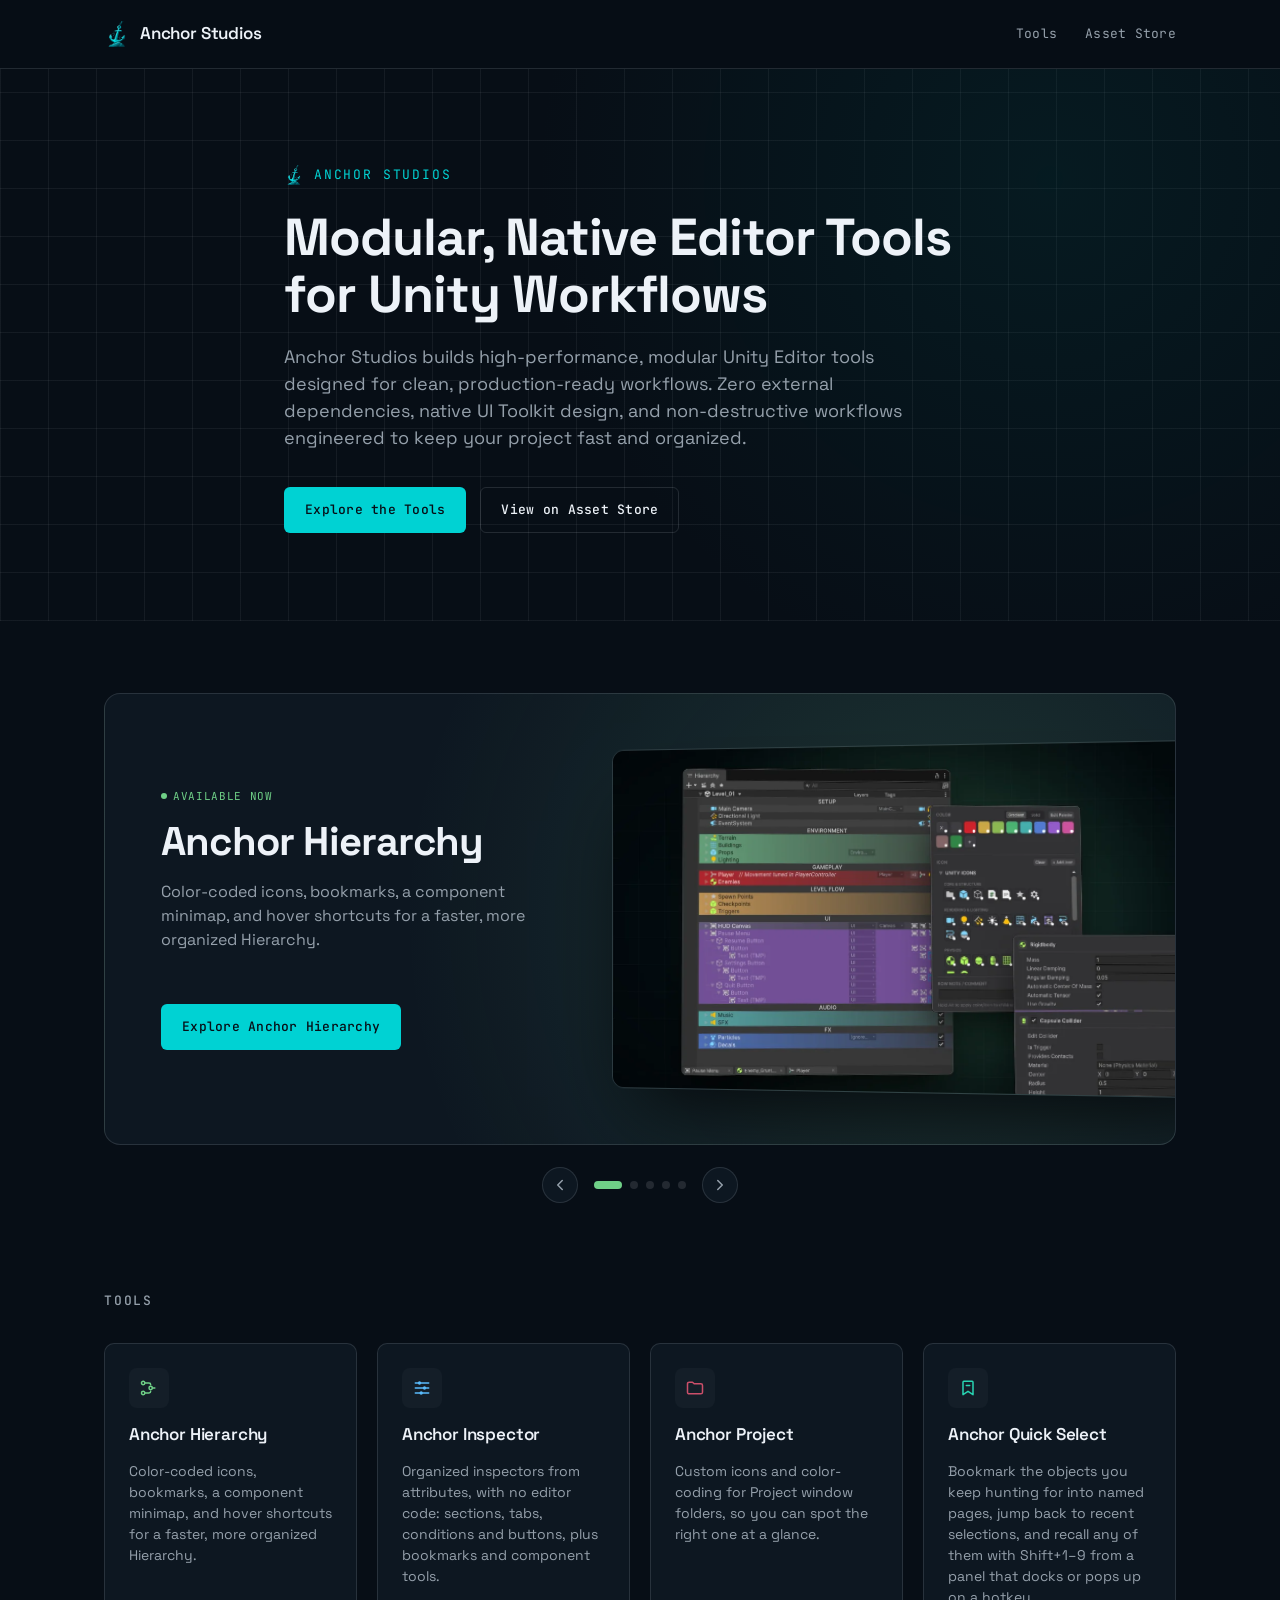
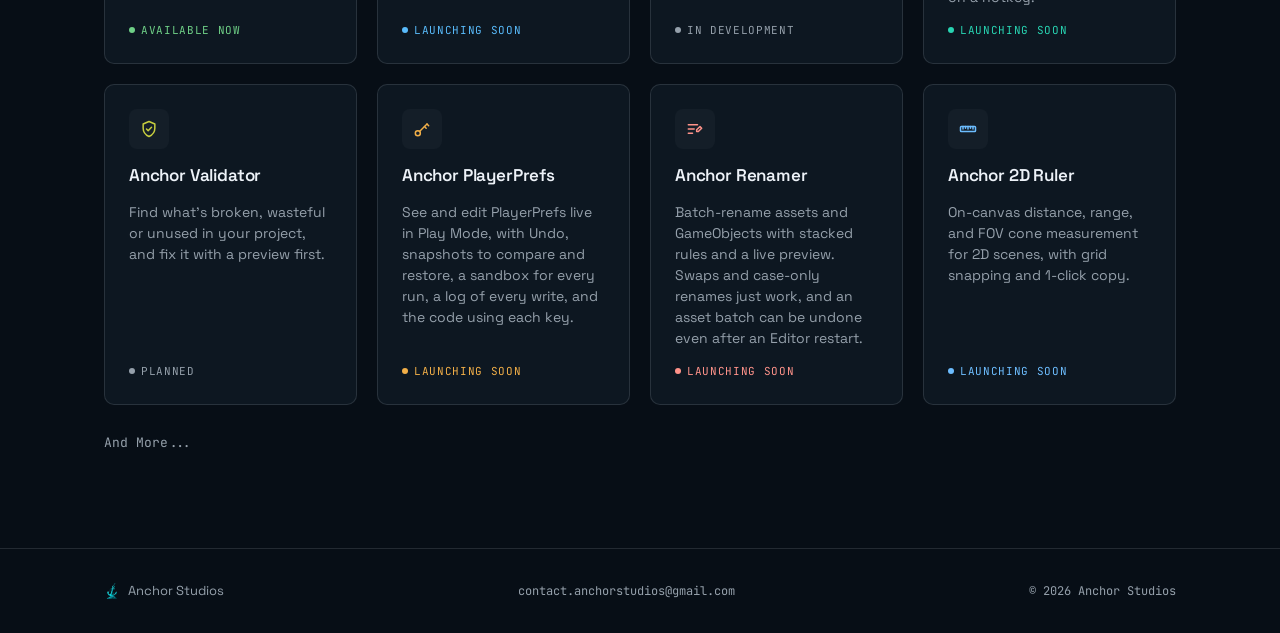
<file: index.html>
<!doctype html>
<html lang="en">
<head>
  <meta charset="UTF-8">
  <meta name="viewport" content="width=device-width, initial-scale=1.0">
  <title>Anchor Studios — Native Editor Tools for Unity</title>
  <meta name="description" content="Anchor Studios builds high-performance, modular Unity Editor tools designed for clean, production-ready workflows. Zero external dependencies, native UI Toolkit design, and non-destructive workflows engineered to keep your project fast and organized.">
  <link rel="icon" type="image/png" sizes="32x32" href="src/img/brand/favicon-32.png">
  <link rel="icon" type="image/png" sizes="48x48" href="src/img/brand/favicon-48.png">
  <link rel="apple-touch-icon" href="src/img/brand/favicon-180.png">
  <link rel="preconnect" href="https://fonts.googleapis.com">
  <link rel="preconnect" href="https://fonts.gstatic.com" crossorigin>
  <link href="https://fonts.googleapis.com/css2?family=Space+Grotesk:wght@500;600;700&family=JetBrains+Mono:wght@400;500&display=swap" rel="stylesheet">
  <link rel="stylesheet" href="src/css/styles.css">
</head>
<body>

  <header class="site-header">
    <div class="wrap header-inner">
      <a href="#" class="brand">
        <img src="src/img/brand/mark-crisp-256.png" alt="">
        Anchor Studios
      </a>
      <nav>
        <a href="#tools">Tools</a>
        <a href="https://assetstore.unity.com/publishers/154622">Asset Store</a>
      </nav>
    </div>
  </header>

  <main>
    <section class="hero">
      <div class="wrap hero-inner">
        <div class="eyebrow">
          <img src="src/img/brand/mark-crisp-256.png" alt="">
          Anchor Studios
        </div>
        <h1>Modular, Native Editor Tools for Unity Workflows</h1>
        <p class="lede">Anchor Studios builds high-performance, modular Unity Editor tools designed for clean, production-ready workflows. Zero external dependencies, native UI Toolkit design, and non-destructive workflows engineered to keep your project fast and organized.</p>
        <div class="hero-actions">
          <a class="btn btn-primary" href="#tools">Explore the Tools</a>
          <a class="btn btn-ghost" href="https://assetstore.unity.com/publishers/154622">View on Asset Store</a>
        </div>
      </div>
    </section>

    <section class="spotlight" id="spotlight" aria-roledescription="carousel" aria-label="Featured tools" hidden>
      <div class="wrap">
        <div class="spotlight-slides" id="spotlight-slides" aria-live="off"></div>
        <div class="spotlight-controls" id="spotlight-controls" hidden>
          <button class="spotlight-nav" type="button" id="spotlight-prev" aria-label="Previous tool">
            <svg viewBox="0 0 24 24" width="18" height="18" fill="none" stroke="currentColor" stroke-width="2" stroke-linecap="round" stroke-linejoin="round" aria-hidden="true"><path d="M15 18l-6-6 6-6"/></svg>
          </button>
          <div class="spotlight-dots" id="spotlight-dots"></div>
          <button class="spotlight-nav" type="button" id="spotlight-next" aria-label="Next tool">
            <svg viewBox="0 0 24 24" width="18" height="18" fill="none" stroke="currentColor" stroke-width="2" stroke-linecap="round" stroke-linejoin="round" aria-hidden="true"><path d="M9 18l6-6-6-6"/></svg>
          </button>
        </div>
      </div>
    </section>

    <section id="tools" class="tools">
      <div class="wrap">
        <h2>Tools</h2>
        <div class="tool-grid" id="tool-grid"></div>
        <p class="tools-footnote">And More...</p>
      </div>
    </section>
  </main>

  <footer class="site-footer">
    <div class="wrap footer-inner">
      <div class="footer-brand">
        <img src="src/img/brand/mark-crisp-256.png" alt="">
        Anchor Studios
      </div>
      <a class="footer-contact" href="mailto:contact.anchorstudios@gmail.com">contact.anchorstudios@gmail.com</a>
      <span class="copyright">&copy; 2026 Anchor Studios</span>
    </div>
  </footer>

  <div class="modal-backdrop" id="tool-modal" hidden>
    <div class="modal" role="dialog" aria-modal="true" aria-labelledby="modal-title">
      <img class="modal-banner" id="modal-banner" alt="" width="840" height="560" hidden>
      <button class="modal-close" id="modal-close" aria-label="Close">
        <svg viewBox="0 0 24 24" width="18" height="18" fill="none" stroke="currentColor" stroke-width="1.8" stroke-linecap="round"><path d="M6 6l12 12M18 6L6 18"/></svg>
      </button>
      <div class="modal-icon" id="modal-icon"></div>
      <h3 id="modal-title"></h3>
      <span class="status" id="modal-status"></span>
      <p id="modal-body"></p>
      <div class="hero-actions">
        <a class="btn btn-primary" id="modal-store" hidden>View on the Asset Store</a>
        <a class="btn btn-ghost" id="modal-docs" hidden>Read the documentation</a>
      </div>
    </div>
  </div>

  <script>
    const ICON_SHELL_OPEN = '<svg viewBox="0 0 24 24" fill="none" stroke="currentColor" stroke-width="1.8" stroke-linecap="round" stroke-linejoin="round" width="';
    let TOOLS = [];

    function cardHTML(tool) {
      return '' +
        '<div class="tool-card" style="--tool-accent: ' + tool.accent + ';" data-tool="' + tool.id + '" role="button" tabindex="0">' +
          '<div class="tool-icon">' + ICON_SHELL_OPEN + '20" height="20">' + tool.icon + '</svg></div>' +
          '<h3>' + tool.name + '</h3>' +
          '<p>' + tool.summary + '</p>' +
          '<span class="status status-' + tool.status + '">' + tool.statusLabel + '</span>' +
        '</div>';
    }

    function renderTools(tools) {
      document.getElementById('tool-grid').innerHTML = tools.map(cardHTML).join('');
    }

    const SPOTLIGHT_INTERVAL = 7000;
    const escapeHTML = s => String(s).replace(/[&<>"]/g, c => ({ '&': '&amp;', '<': '&lt;', '>': '&gt;', '"': '&quot;' }[c]));

    // One card whose status, title, summary, button and art each sit in a stack holding every
    // featured tool's version in one grid cell. Each stack is as tall as its longest version, so
    // switching tools changes only the content, never where anything sits.
    function spotlightHTML(featured) {
      const stack = (cls, render) => '<div class="spotlight-stack ' + cls + '">' +
        featured.map((tool, i) => '<div class="spotlight-layer" data-slide="' + i + '">' + render(tool, i) + '</div>').join('') +
        '</div>';
      return '' +
        '<article class="spotlight-card" id="spotlight-card">' +
          '<div class="spotlight-text">' +
            stack('', tool => '<span class="status status-' + tool.status + '">' + escapeHTML(tool.statusLabel) + '</span>') +
            stack('', tool => '<h2>' + escapeHTML(tool.name) + '</h2>') +
            stack('', tool => '<p>' + escapeHTML(tool.summary) + '</p>') +
            stack('hero-actions', tool => '<a class="btn btn-primary" href="' + tool.docs + '">Explore ' + escapeHTML(tool.name) + '</a>') +
          '</div>' +
          stack('spotlight-art-stack', (tool, i) =>
            '<a class="spotlight-art" href="' + tool.docs + '" tabindex="-1" aria-hidden="true">' +
              '<img src="' + tool.banner + '" alt="" width="1200" height="630"' + (i ? ' loading="lazy"' : '') + '>' +
            '</a>') +
        '</article>';
    }

    // Every tool with key art and docs is featured in the band above the grid. With more than one,
    // they turn on their own until the pointer or keyboard focus is on the band.
    function renderSpotlight(tools) {
      const featured = tools.filter(t => t.banner && t.docs);
      if (!featured.length) return;

      const section = document.getElementById('spotlight');
      const holder = document.getElementById('spotlight-slides');
      holder.innerHTML = spotlightHTML(featured);
      const card = document.getElementById('spotlight-card');
      const layers = [...holder.querySelectorAll('.spotlight-layer')];
      section.hidden = false;

      let current = 0;
      function show(index) {
        current = (index + featured.length) % featured.length;
        layers.forEach(layer => {
          const active = Number(layer.dataset.slide) === current;
          layer.classList.toggle('is-active', active);
          layer.inert = !active;
        });
        dots.forEach((dot, i) => dot.setAttribute('aria-current', i === current));
        section.style.setProperty('--tool-accent', featured[current].accent);
        card.style.setProperty('--tool-accent', featured[current].accent);
      }

      const dotHolder = document.getElementById('spotlight-dots');
      dotHolder.innerHTML = featured.map(tool =>
        '<button class="spotlight-dot" type="button" aria-label="Show ' + escapeHTML(tool.name) + '"></button>').join('');
      const dots = [...dotHolder.children];
      show(0);
      if (featured.length < 2) return;

      document.getElementById('spotlight-controls').hidden = false;
      document.getElementById('spotlight-prev').addEventListener('click', () => { show(current - 1); restart(); });
      document.getElementById('spotlight-next').addEventListener('click', () => { show(current + 1); restart(); });
      dots.forEach((dot, i) => dot.addEventListener('click', () => { show(i); restart(); }));

      section.addEventListener('keydown', e => {
        if (e.key !== 'ArrowLeft' && e.key !== 'ArrowRight') return;
        show(current + (e.key === 'ArrowLeft' ? -1 : 1));
        restart();
      });

      let touchX = null;
      holder.addEventListener('touchstart', e => { touchX = e.touches[0].clientX; }, { passive: true });
      holder.addEventListener('touchend', e => {
        if (touchX === null) return;
        const dx = e.changedTouches[0].clientX - touchX;
        touchX = null;
        if (Math.abs(dx) > 40) { show(current + (dx < 0 ? 1 : -1)); restart(); }
      });

      const reducedMotion = window.matchMedia('(prefers-reduced-motion: reduce)');
      let timer = null;
      let held = false;
      function restart() {
        clearInterval(timer);
        timer = null;
        if (!held && !reducedMotion.matches && !document.hidden)
          timer = setInterval(() => show(current + 1), SPOTLIGHT_INTERVAL);
      }
      function hold(on) { held = on; restart(); }
      section.addEventListener('mouseenter', () => hold(true));
      section.addEventListener('mouseleave', () => hold(section.contains(document.activeElement)));
      section.addEventListener('focusin', () => hold(true));
      section.addEventListener('focusout', e => { if (!section.contains(e.relatedTarget)) hold(section.matches(':hover')); });
      document.addEventListener('visibilitychange', restart);
      reducedMotion.addEventListener('change', restart);
      restart();
    }

    const modal = document.getElementById('tool-modal');
    const modalTitle = document.getElementById('modal-title');
    const modalStatus = document.getElementById('modal-status');
    const modalBody = document.getElementById('modal-body');
    const modalIcon = document.getElementById('modal-icon');
    let lastFocused = null;

    function openModal(id) {
      const tool = TOOLS.find(t => t.id === id);
      if (!tool) return;
      modalTitle.textContent = tool.name;
      modalStatus.textContent = tool.statusLabel;
      modalStatus.className = 'status status-' + tool.status;
      modalBody.textContent = tool.detail;
      const modalDocs = document.getElementById('modal-docs');
      modalDocs.hidden = !tool.docs;
      if (tool.docs) modalDocs.href = tool.docs;
      const modalStore = document.getElementById('modal-store');
      modalStore.hidden = !tool.store;
      if (tool.store) modalStore.href = tool.store;
      modalIcon.style.setProperty('--tool-accent', tool.accent);
      modalIcon.innerHTML = ICON_SHELL_OPEN + '24" height="24">' + tool.icon + '</svg>';
      const modalBanner = document.getElementById('modal-banner');
      modalBanner.hidden = !tool.card;
      if (tool.card) modalBanner.src = tool.card;
      modal.querySelector('.modal').classList.toggle('has-banner', Boolean(tool.card));
      lastFocused = document.activeElement;
      modal.hidden = false;
      document.getElementById('modal-close').focus();
      document.addEventListener('keydown', onKeydown);
    }

    function closeModal() {
      modal.hidden = true;
      document.removeEventListener('keydown', onKeydown);
      if (lastFocused) lastFocused.focus();
    }

    function onKeydown(e) {
      if (e.key === 'Escape') closeModal();
    }

    document.getElementById('tool-grid').addEventListener('click', e => {
      const card = e.target.closest('.tool-card');
      if (card) openModal(card.dataset.tool);
    });

    document.getElementById('tool-grid').addEventListener('keydown', e => {
      const card = e.target.closest('.tool-card');
      if (card && (e.key === 'Enter' || e.key === ' ')) {
        e.preventDefault();
        openModal(card.dataset.tool);
      }
    });

    document.getElementById('modal-close').addEventListener('click', closeModal);
    modal.addEventListener('click', e => {
      if (e.target === modal) closeModal();
    });

    fetch('src/data/tools.json')
      .then(res => res.json())
      .then(tools => { TOOLS = tools; renderTools(tools); renderSpotlight(tools); })
      .catch(err => console.error('Failed to load tools.json', err));
  </script>

</body>
</html>
</file>
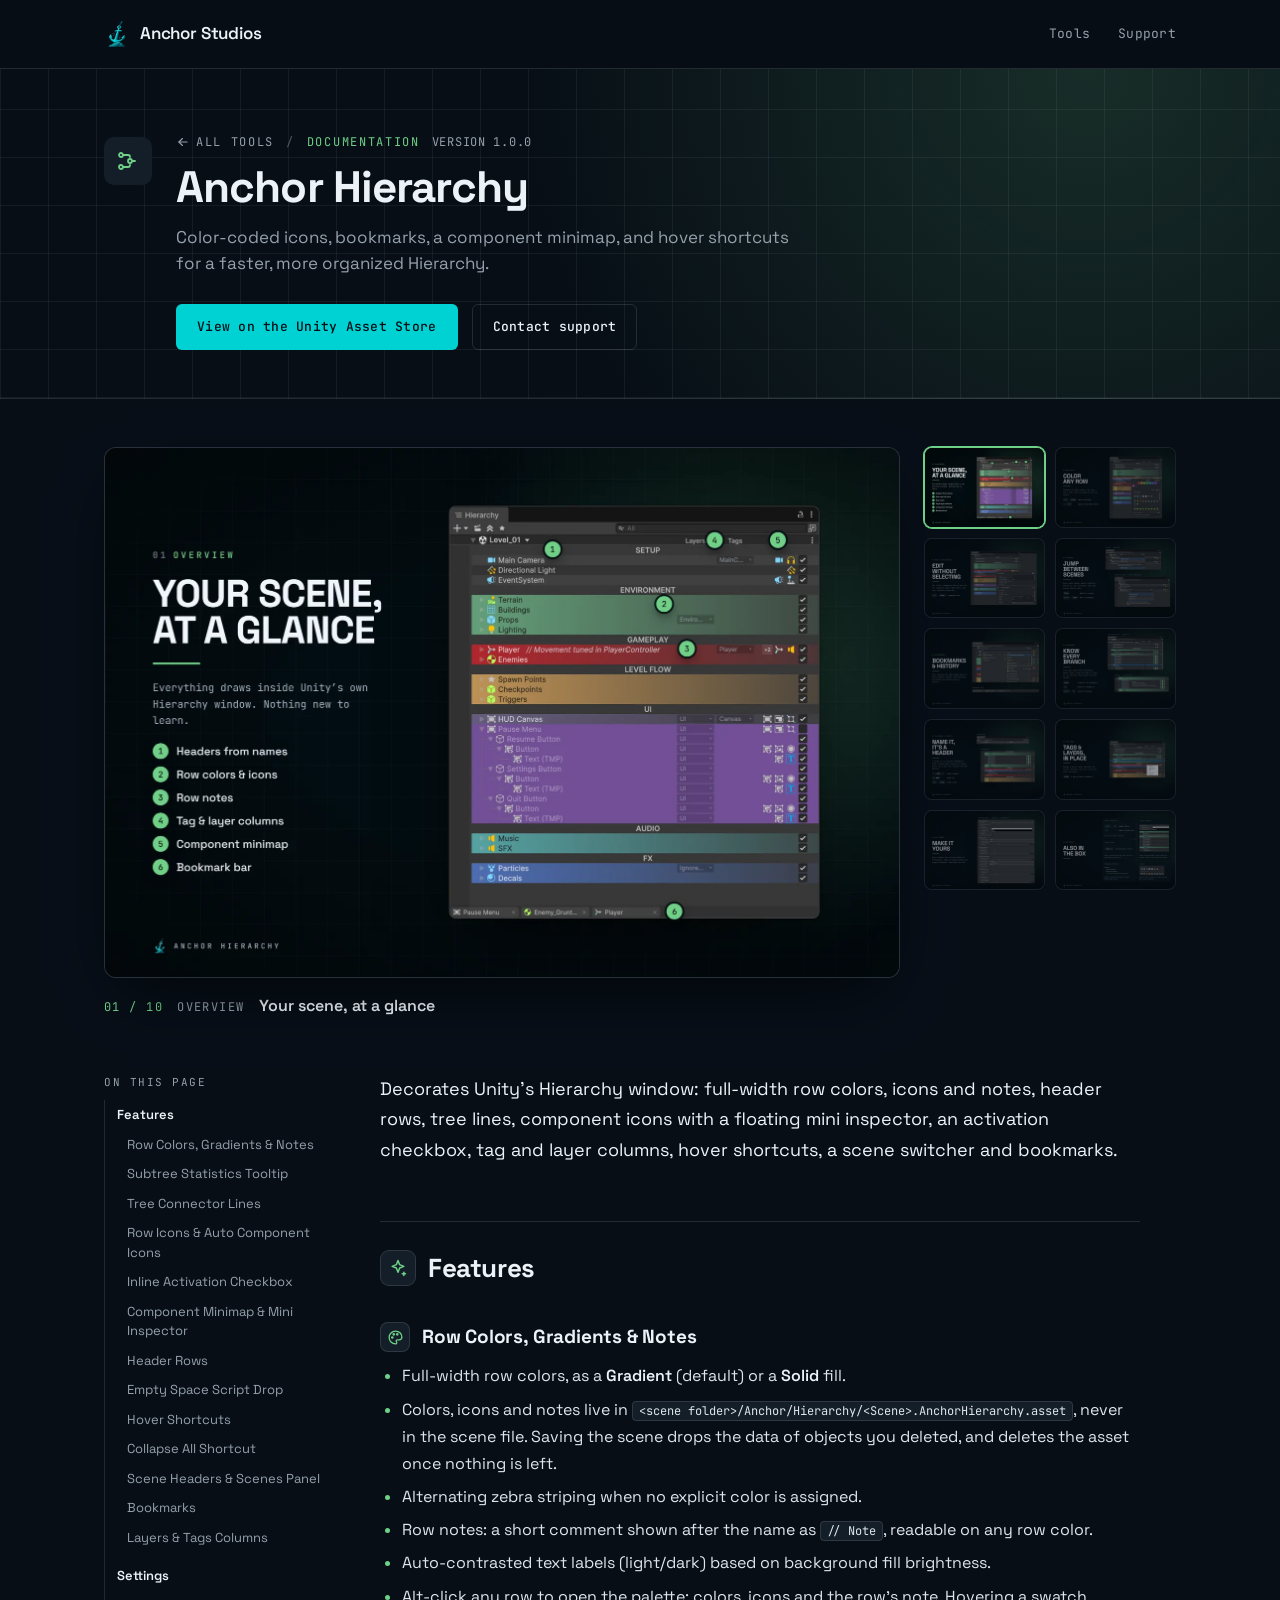
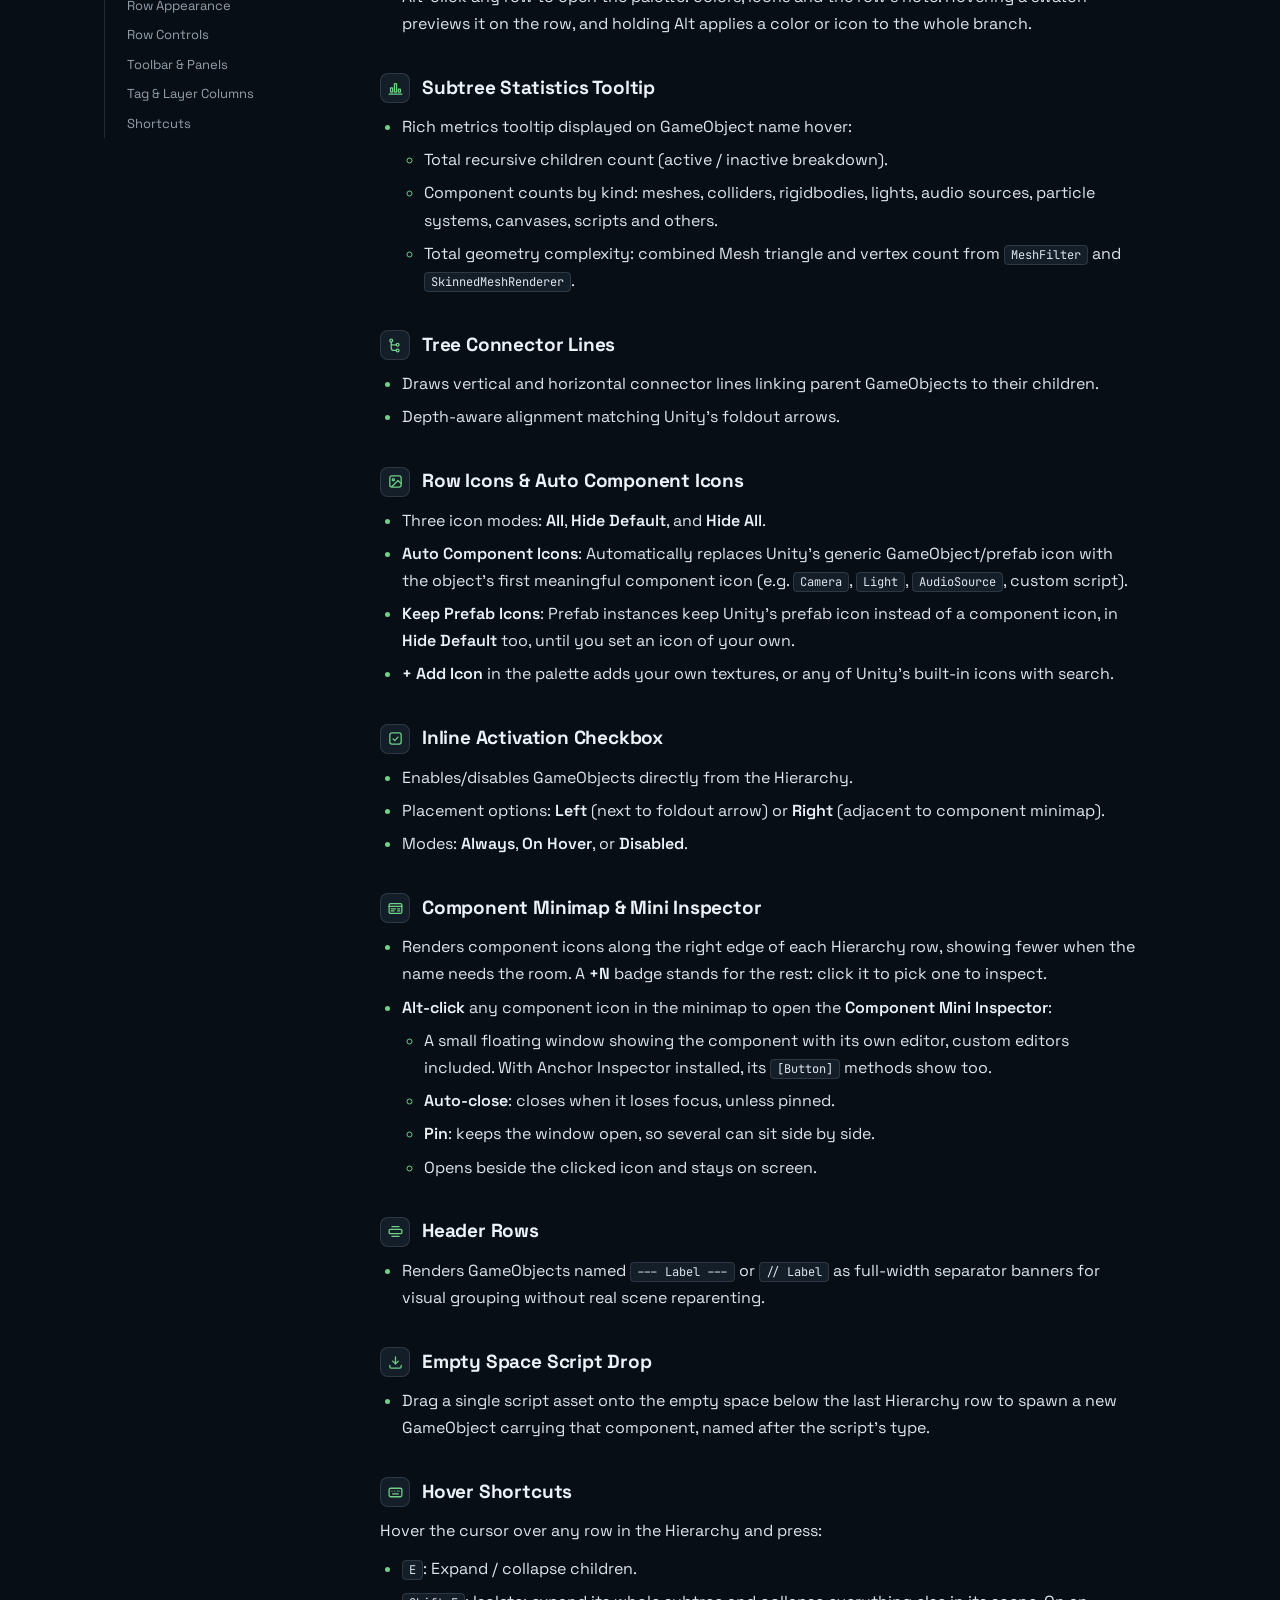
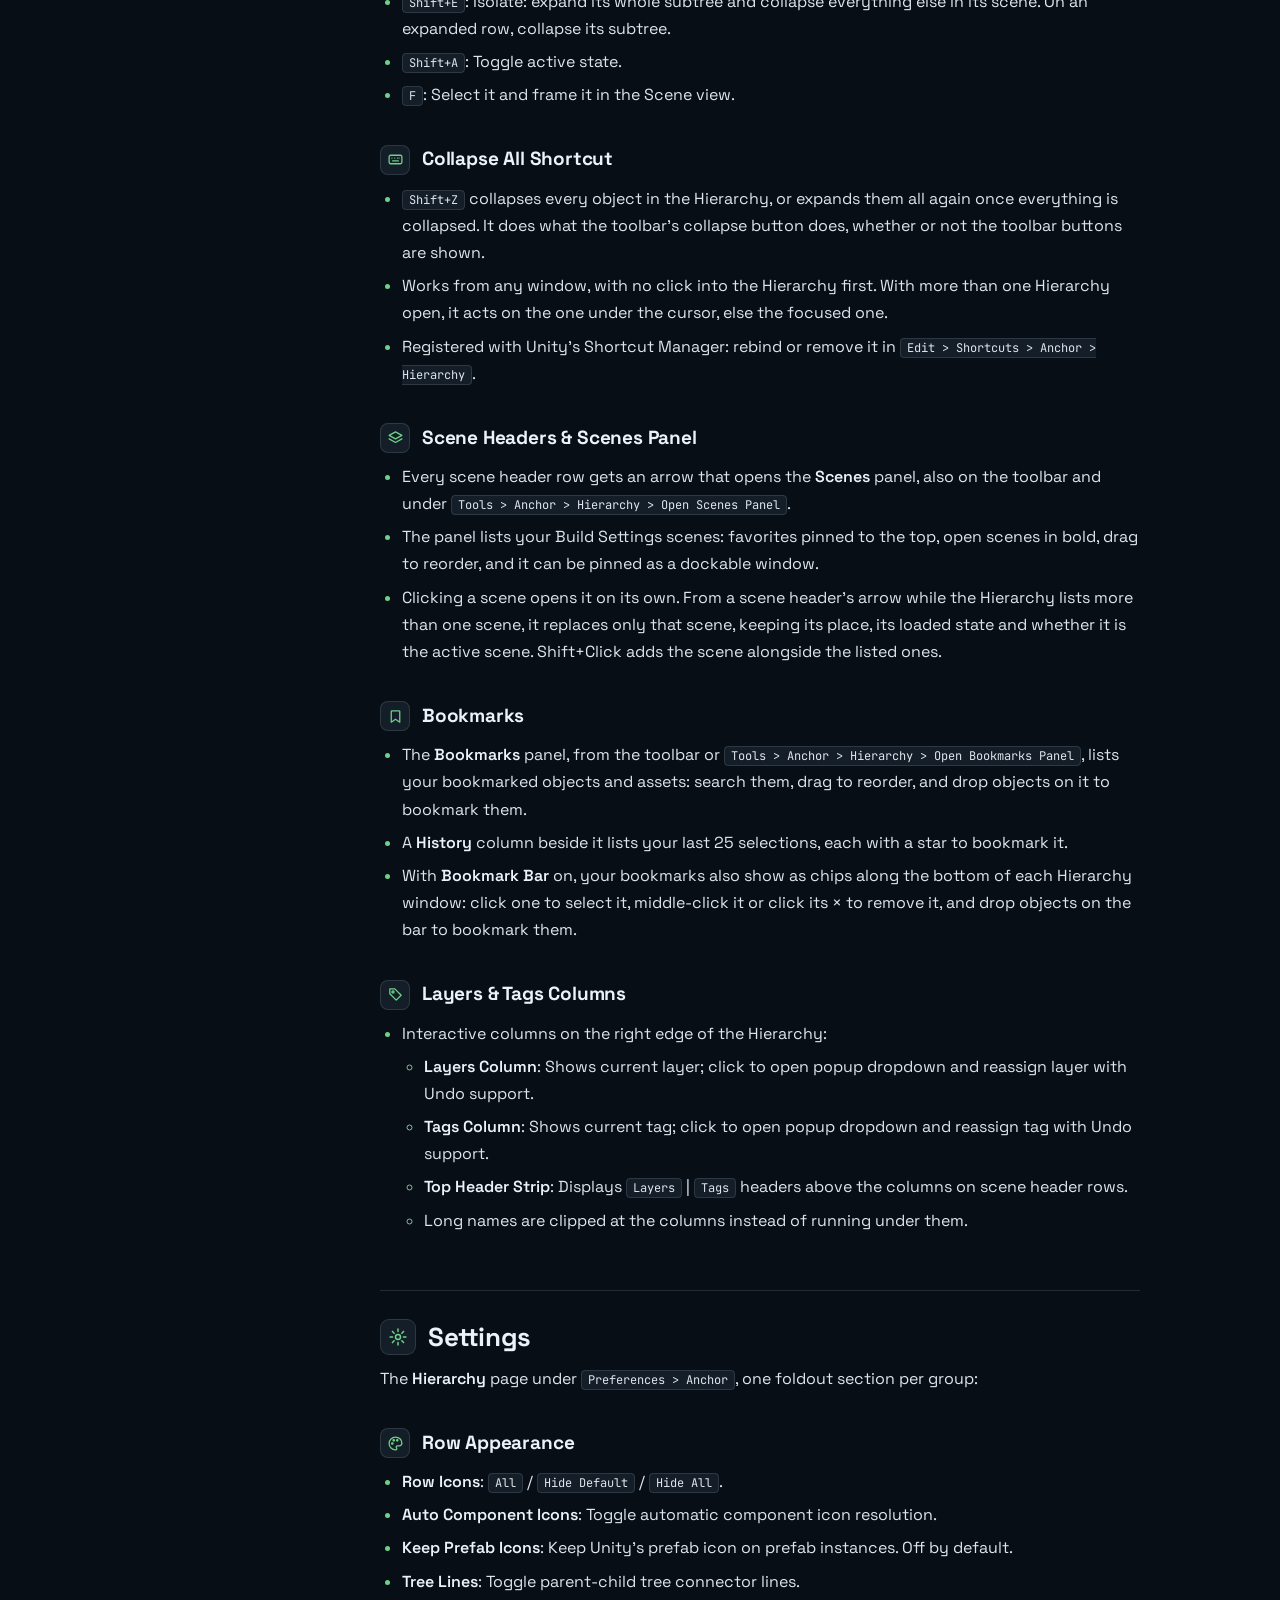
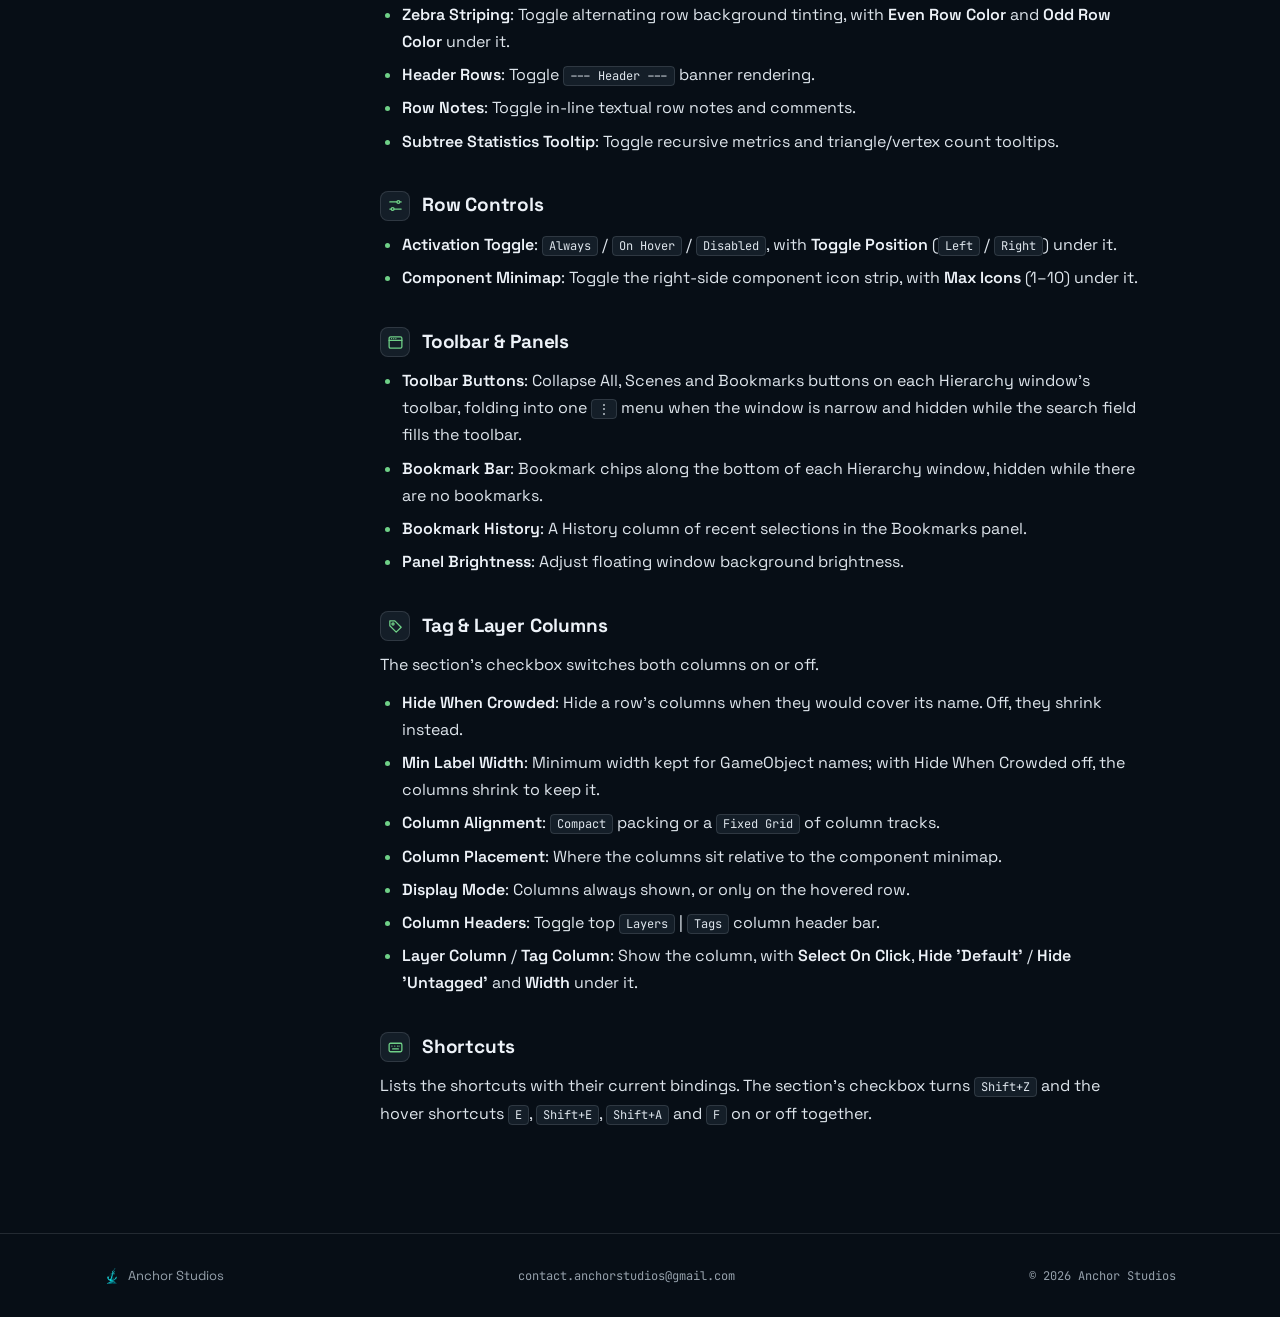
<file: hierarchy/index.html>
<!doctype html>
<!-- Generated from the Anchor Hierarchy README by scripts/build-docs.py. Edit the README, then rebuild. -->
<html lang="en">
<head>
  <meta charset="UTF-8">
  <meta name="viewport" content="width=device-width, initial-scale=1.0">
  <title>Anchor Hierarchy Documentation — Anchor Studios</title>
  <meta name="description" content="Color-coded icons, bookmarks, a component minimap, and hover shortcuts for a faster, more organized Hierarchy.">
  <meta property="og:type" content="website">
  <meta property="og:url" content="https://anchorstudiosdev.github.io/hierarchy/">
  <meta property="og:title" content="Anchor Hierarchy Documentation">
  <meta property="og:description" content="Color-coded icons, bookmarks, a component minimap, and hover shortcuts for a faster, more organized Hierarchy.">
  <meta property="og:image" content="https://anchorstudiosdev.github.io/src/img/tools/hierarchy/social.jpg">
  <meta name="twitter:card" content="summary_large_image">
  <link rel="icon" type="image/png" sizes="32x32" href="../src/img/brand/favicon-32.png">
  <link rel="icon" type="image/png" sizes="48x48" href="../src/img/brand/favicon-48.png">
  <link rel="preconnect" href="https://fonts.googleapis.com">
  <link rel="preconnect" href="https://fonts.gstatic.com" crossorigin>
  <link href="https://fonts.googleapis.com/css2?family=Space+Grotesk:wght@500;600;700&family=JetBrains+Mono:wght@400;500&display=swap" rel="stylesheet">
  <link rel="stylesheet" href="../src/css/styles.css">
  <link rel="stylesheet" href="../src/css/docs.css">
</head>
<body style="--tool-accent: oklch(78% 0.14 150);">

  <header class="site-header">
    <div class="wrap header-inner">
      <a href="../" class="brand">
        <img src="../src/img/brand/mark-crisp-256.png" alt="">
        Anchor Studios
      </a>
      <nav>
        <a href="../#tools">Tools</a>
        <a href="mailto:contact.anchorstudios@gmail.com">Support</a>
      </nav>
    </div>
  </header>

  <main>
    <section class="doc-hero">
      <div class="wrap doc-hero-inner">
        <div class="modal-icon"><svg viewBox="0 0 24 24" fill="none" stroke="currentColor" stroke-width="1.8" stroke-linecap="round" stroke-linejoin="round" width="24" height="24"><circle cx="5" cy="6" r="2"/><circle cx="5" cy="18" r="2"/><circle cx="14" cy="12" r="2"/><path d="M7 6h5a2 2 0 0 1 2 2v0"/><path d="M7 18h5a2 2 0 0 0 2-2v0"/><path d="M16 12h3"/></svg></div>
        <div>
          <div class="doc-eyebrow">
            <a class="doc-back" href="../#tools"><svg viewBox="0 0 24 24" fill="none" stroke="currentColor" stroke-width="2" stroke-linecap="round" stroke-linejoin="round" aria-hidden="true"><path d="M19 12H5"/><path d="M11 18l-6-6 6-6"/></svg>All tools</a>
            <span class="doc-crumb" aria-hidden="true">/</span>
            Documentation <span class="doc-version">Version 1.0.0</span>
          </div>
          <h1>Anchor Hierarchy</h1>
          <p class="lede">Color-coded icons, bookmarks, a component minimap, and hover shortcuts for a faster, more organized Hierarchy.</p>
          <div class="hero-actions">
            <a class="btn btn-primary" href="https://assetstore.unity.com/packages/tools/utilities/anchor-hierarchy-408774">View on the Unity Asset Store</a>
            <a class="btn btn-ghost" href="mailto:contact.anchorstudios@gmail.com">Contact support</a>
          </div>
        </div>
      </div>
    </section>

    <section class="doc-gallery" id="screenshots" aria-label="Screenshots">
      <div class="wrap gallery">
        <figure class="gallery-stage">
          <div class="gallery-frame">
            <button class="gallery-open" type="button" aria-label="View full size">
              <img id="gallery-image" src="../src/img/tools/hierarchy/01-overview.webp" alt="Overview: Your scene, at a glance" width="1600" height="1067" decoding="async">
            </button>
            <button class="gallery-nav gallery-prev" type="button" aria-label="Previous screenshot"><svg viewBox="0 0 24 24" fill="none" stroke="currentColor" stroke-width="2" stroke-linecap="round" stroke-linejoin="round" aria-hidden="true"><path d="M15 18l-6-6 6-6"/></svg></button>
            <button class="gallery-nav gallery-next" type="button" aria-label="Next screenshot"><svg viewBox="0 0 24 24" fill="none" stroke="currentColor" stroke-width="2" stroke-linecap="round" stroke-linejoin="round" aria-hidden="true"><path d="M9 18l6-6-6-6"/></svg></button>
          </div>
          <figcaption class="gallery-caption">
            <span class="gallery-count" id="gallery-count">01 / 10</span>
            <span class="gallery-label" id="gallery-label">Overview</span>
            <span class="gallery-title" id="gallery-title">Your scene, at a glance</span>
          </figcaption>
        </figure>
        <div class="gallery-thumbs" id="gallery-thumbs">
          <button class="gallery-thumb" type="button" data-index="0" aria-label="Overview" aria-current="true"><img src="../src/img/tools/hierarchy/01-overview-thumb.webp" alt="" width="480" height="320" loading="lazy" decoding="async"></button><button class="gallery-thumb" type="button" data-index="1" aria-label="Palette"><img src="../src/img/tools/hierarchy/02-palette-thumb.webp" alt="" width="480" height="320" loading="lazy" decoding="async"></button><button class="gallery-thumb" type="button" data-index="2" aria-label="Mini inspector"><img src="../src/img/tools/hierarchy/03-mini-inspector-thumb.webp" alt="" width="480" height="320" loading="lazy" decoding="async"></button><button class="gallery-thumb" type="button" data-index="3" aria-label="Scenes"><img src="../src/img/tools/hierarchy/04-scenes-thumb.webp" alt="" width="480" height="320" loading="lazy" decoding="async"></button><button class="gallery-thumb" type="button" data-index="4" aria-label="Bookmarks"><img src="../src/img/tools/hierarchy/05-bookmarks-thumb.webp" alt="" width="480" height="320" loading="lazy" decoding="async"></button><button class="gallery-thumb" type="button" data-index="5" aria-label="Branches"><img src="../src/img/tools/hierarchy/06-branches-thumb.webp" alt="" width="480" height="320" loading="lazy" decoding="async"></button><button class="gallery-thumb" type="button" data-index="6" aria-label="Headers &amp; notes"><img src="../src/img/tools/hierarchy/07-headers-thumb.webp" alt="" width="480" height="320" loading="lazy" decoding="async"></button><button class="gallery-thumb" type="button" data-index="7" aria-label="Columns"><img src="../src/img/tools/hierarchy/08-columns-thumb.webp" alt="" width="480" height="320" loading="lazy" decoding="async"></button><button class="gallery-thumb" type="button" data-index="8" aria-label="Settings"><img src="../src/img/tools/hierarchy/09-settings-thumb.webp" alt="" width="480" height="320" loading="lazy" decoding="async"></button><button class="gallery-thumb" type="button" data-index="9" aria-label="Details"><img src="../src/img/tools/hierarchy/10-details-thumb.webp" alt="" width="480" height="320" loading="lazy" decoding="async"></button>
        </div>
      </div>
      <dialog class="lightbox" id="lightbox" aria-label="Screenshot">
        <figure class="lightbox-figure">
          <img id="lightbox-image" src="../src/img/tools/hierarchy/01-overview.webp" alt="Overview: Your scene, at a glance" width="1600" height="1067">
          <figcaption class="gallery-caption" id="lightbox-caption"></figcaption>
        </figure>
        <button class="lightbox-close" type="button" aria-label="Close"><svg viewBox="0 0 24 24" fill="none" stroke="currentColor" stroke-width="2" stroke-linecap="round" stroke-linejoin="round" aria-hidden="true"><path d="M6 6l12 12M18 6L6 18"/></svg></button>
        <button class="gallery-nav lightbox-prev" type="button" aria-label="Previous screenshot"><svg viewBox="0 0 24 24" fill="none" stroke="currentColor" stroke-width="2" stroke-linecap="round" stroke-linejoin="round" aria-hidden="true"><path d="M15 18l-6-6 6-6"/></svg></button>
        <button class="gallery-nav lightbox-next" type="button" aria-label="Next screenshot"><svg viewBox="0 0 24 24" fill="none" stroke="currentColor" stroke-width="2" stroke-linecap="round" stroke-linejoin="round" aria-hidden="true"><path d="M9 18l6-6-6-6"/></svg></button>
      </dialog>
    </section>

    <div class="wrap doc-layout">
      <nav class="doc-toc" aria-label="On this page">
        <div class="doc-toc-title">On this page</div>
        <ul><li class="toc-2"><a href="#features">Features</a></li><li class="toc-3"><a href="#row-colors-gradients-notes">Row Colors, Gradients &amp; Notes</a></li><li class="toc-3"><a href="#subtree-statistics-tooltip">Subtree Statistics Tooltip</a></li><li class="toc-3"><a href="#tree-connector-lines">Tree Connector Lines</a></li><li class="toc-3"><a href="#row-icons-auto-component-icons">Row Icons &amp; Auto Component Icons</a></li><li class="toc-3"><a href="#inline-activation-checkbox">Inline Activation Checkbox</a></li><li class="toc-3"><a href="#component-minimap-mini-inspector">Component Minimap &amp; Mini Inspector</a></li><li class="toc-3"><a href="#header-rows">Header Rows</a></li><li class="toc-3"><a href="#empty-space-script-drop">Empty Space Script Drop</a></li><li class="toc-3"><a href="#hover-shortcuts">Hover Shortcuts</a></li><li class="toc-3"><a href="#collapse-all-shortcut">Collapse All Shortcut</a></li><li class="toc-3"><a href="#scene-headers-scenes-panel">Scene Headers &amp; Scenes Panel</a></li><li class="toc-3"><a href="#bookmarks">Bookmarks</a></li><li class="toc-3"><a href="#layers-tags-columns">Layers &amp; Tags Columns</a></li><li class="toc-2"><a href="#settings">Settings</a></li><li class="toc-3"><a href="#row-appearance">Row Appearance</a></li><li class="toc-3"><a href="#row-controls">Row Controls</a></li><li class="toc-3"><a href="#toolbar-panels">Toolbar &amp; Panels</a></li><li class="toc-3"><a href="#tag-layer-columns">Tag &amp; Layer Columns</a></li><li class="toc-3"><a href="#shortcuts">Shortcuts</a></li></ul>
      </nav>
      <article class="doc-content">
<p>Decorates Unity's Hierarchy window: full-width row colors, icons and notes, header rows, tree lines, component icons with a floating mini inspector, an activation checkbox, tag and layer columns, hover shortcuts, a scene switcher and bookmarks.</p>
<hr>
<h2 id="features"><span class="doc-icon" aria-hidden="true"><svg viewBox="0 0 24 24" fill="none" stroke="currentColor" stroke-width="1.8" stroke-linecap="round" stroke-linejoin="round"><path d="M12 3l2 5 5 2-5 2-2 5-2-5-5-2 5-2 2-5z"/><path d="M19 17v4"/><path d="M17 19h4"/></svg></span><span>Features</span></h2>
<h3 id="row-colors-gradients-notes"><span class="doc-icon" aria-hidden="true"><svg viewBox="0 0 24 24" fill="none" stroke="currentColor" stroke-width="1.8" stroke-linecap="round" stroke-linejoin="round"><path d="M12 3a9 9 0 1 0 0 18c1.2 0 1.8-.8 1.8-1.7 0-1.1-.9-1.6-.9-2.5 0-.9.7-1.6 1.6-1.6H17a4 4 0 0 0 4-4c0-4.6-4-8.2-9-8.2z"/><circle cx="7.5" cy="12" r="1"/><circle cx="9.5" cy="7.5" r="1"/><circle cx="14.5" cy="7.5" r="1"/></svg></span><span>Row Colors, Gradients &amp; Notes</span></h3>
<ul><li>
Full-width row colors, as a <strong>Gradient</strong> (default) or a <strong>Solid</strong> fill.
</li><li>
Colors, icons and notes live in <code>&lt;scene folder&gt;/Anchor/Hierarchy/&lt;Scene&gt;.AnchorHierarchy.asset</code>, never in the scene file. Saving the scene drops the data of objects you deleted, and deletes the asset once nothing is left.
</li><li>
Alternating zebra striping when no explicit color is assigned.
</li><li>
Row notes: a short comment shown after the name as <code>// Note</code>, readable on any row color.
</li><li>
Auto-contrasted text labels (light/dark) based on background fill brightness.
</li><li>
Alt-click any row to open the palette: colors, icons and the row's note. Hovering a swatch previews it on the row, and holding Alt applies a color or icon to the whole branch.
</li></ul>
<h3 id="subtree-statistics-tooltip"><span class="doc-icon" aria-hidden="true"><svg viewBox="0 0 24 24" fill="none" stroke="currentColor" stroke-width="1.8" stroke-linecap="round" stroke-linejoin="round"><path d="M3 20h18"/><rect x="5" y="11" width="3" height="6" rx="0.5"/><rect x="10.5" y="5" width="3" height="12" rx="0.5"/><rect x="16" y="13" width="3" height="4" rx="0.5"/></svg></span><span>Subtree Statistics Tooltip</span></h3>
<ul><li>
Rich metrics tooltip displayed on GameObject name hover:
<ul><li>
Total recursive children count (active / inactive breakdown).
</li><li>
Component counts by kind: meshes, colliders, rigidbodies, lights, audio sources, particle systems, canvases, scripts and others.
</li><li>
Total geometry complexity: combined Mesh triangle and vertex count from <code>MeshFilter</code> and <code>SkinnedMeshRenderer</code>.
</li></ul>
</li></ul>
<h3 id="tree-connector-lines"><span class="doc-icon" aria-hidden="true"><svg viewBox="0 0 24 24" fill="none" stroke="currentColor" stroke-width="1.8" stroke-linecap="round" stroke-linejoin="round"><circle cx="6" cy="5" r="2"/><path d="M6 7v9a3 3 0 0 0 3 3h4"/><path d="M6 11h7"/><circle cx="15" cy="11" r="2"/><circle cx="15" cy="19" r="2"/></svg></span><span>Tree Connector Lines</span></h3>
<ul><li>
Draws vertical and horizontal connector lines linking parent GameObjects to their children.
</li><li>
Depth-aware alignment matching Unity's foldout arrows.
</li></ul>
<h3 id="row-icons-auto-component-icons"><span class="doc-icon" aria-hidden="true"><svg viewBox="0 0 24 24" fill="none" stroke="currentColor" stroke-width="1.8" stroke-linecap="round" stroke-linejoin="round"><rect x="4" y="4" width="16" height="16" rx="3"/><circle cx="9" cy="9.5" r="1.5"/><path d="M20 15l-4.5-4.5L7 19"/></svg></span><span>Row Icons &amp; Auto Component Icons</span></h3>
<ul><li>
Three icon modes: <strong>All</strong>, <strong>Hide Default</strong>, and <strong>Hide All</strong>.
</li><li>
<strong>Auto Component Icons</strong>: Automatically replaces Unity's generic GameObject/prefab icon with the object's first meaningful component icon (e.g. <code>Camera</code>, <code>Light</code>, <code>AudioSource</code>, custom script).
</li><li>
<strong>Keep Prefab Icons</strong>: Prefab instances keep Unity's prefab icon instead of a component icon, in <strong>Hide Default</strong> too, until you set an icon of your own.
</li><li>
<strong>+ Add Icon</strong> in the palette adds your own textures, or any of Unity's built-in icons with search.
</li></ul>
<h3 id="inline-activation-checkbox"><span class="doc-icon" aria-hidden="true"><svg viewBox="0 0 24 24" fill="none" stroke="currentColor" stroke-width="1.8" stroke-linecap="round" stroke-linejoin="round"><rect x="4" y="4" width="16" height="16" rx="3"/><path d="M8.5 12.5l2.5 2.5 4.5-5"/></svg></span><span>Inline Activation Checkbox</span></h3>
<ul><li>
Enables/disables GameObjects directly from the Hierarchy.
</li><li>
Placement options: <strong>Left</strong> (next to foldout arrow) or <strong>Right</strong> (adjacent to component minimap).
</li><li>
Modes: <strong>Always</strong>, <strong>On Hover</strong>, or <strong>Disabled</strong>.
</li></ul>
<h3 id="component-minimap-mini-inspector"><span class="doc-icon" aria-hidden="true"><svg viewBox="0 0 24 24" fill="none" stroke="currentColor" stroke-width="1.8" stroke-linecap="round" stroke-linejoin="round"><rect x="3" y="5" width="18" height="14" rx="2"/><path d="M3 9h18"/><path d="M6 12.5h6"/><path d="M6 15.5h4"/><path d="M15 12.5h3"/><path d="M15 15.5h3"/></svg></span><span>Component Minimap &amp; Mini Inspector</span></h3>
<ul><li>
Renders component icons along the right edge of each Hierarchy row, showing fewer when the name needs the room. A <strong>+N</strong> badge stands for the rest: click it to pick one to inspect.
</li><li>
<strong>Alt-click</strong> any component icon in the minimap to open the <strong>Component Mini Inspector</strong>:
<ul><li>
A small floating window showing the component with its own editor, custom editors included. With Anchor Inspector installed, its <code>[Button]</code> methods show too.
</li><li>
<strong>Auto-close</strong>: closes when it loses focus, unless pinned.
</li><li>
<strong>Pin</strong>: keeps the window open, so several can sit side by side.
</li><li>
Opens beside the clicked icon and stays on screen.
</li></ul>
</li></ul>
<h3 id="header-rows"><span class="doc-icon" aria-hidden="true"><svg viewBox="0 0 24 24" fill="none" stroke="currentColor" stroke-width="1.8" stroke-linecap="round" stroke-linejoin="round"><rect x="3" y="9" width="18" height="6" rx="1.5"/><path d="M7 5h10"/><path d="M7 19h10"/></svg></span><span>Header Rows</span></h3>
<ul><li>
Renders GameObjects named <code>--- Label ---</code> or <code>// Label</code> as full-width separator banners for visual grouping without real scene reparenting.
</li></ul>
<h3 id="empty-space-script-drop"><span class="doc-icon" aria-hidden="true"><svg viewBox="0 0 24 24" fill="none" stroke="currentColor" stroke-width="1.8" stroke-linecap="round" stroke-linejoin="round"><path d="M12 4v10"/><path d="M8 10l4 4 4-4"/><path d="M4 16v2a2 2 0 0 0 2 2h12a2 2 0 0 0 2-2v-2"/></svg></span><span>Empty Space Script Drop</span></h3>
<ul><li>
Drag a single script asset onto the empty space below the last Hierarchy row to spawn a new GameObject carrying that component, named after the script's type.
</li></ul>
<h3 id="hover-shortcuts"><span class="doc-icon" aria-hidden="true"><svg viewBox="0 0 24 24" fill="none" stroke="currentColor" stroke-width="1.8" stroke-linecap="round" stroke-linejoin="round"><rect x="3" y="6" width="18" height="12" rx="2"/><path d="M7 10h.01M11 10h.01M15 10h.01M17 10h.01"/><path d="M8 14h8"/></svg></span><span>Hover Shortcuts</span></h3>
<p>Hover the cursor over any row in the Hierarchy and press:</p>
<ul><li>
<code>E</code>: Expand / collapse children.
</li><li>
<code>Shift+E</code>: Isolate: expand its whole subtree and collapse everything else in its scene. On an expanded row, collapse its subtree.
</li><li>
<code>Shift+A</code>: Toggle active state.
</li><li>
<code>F</code>: Select it and frame it in the Scene view.
</li></ul>
<h3 id="collapse-all-shortcut"><span class="doc-icon" aria-hidden="true"><svg viewBox="0 0 24 24" fill="none" stroke="currentColor" stroke-width="1.8" stroke-linecap="round" stroke-linejoin="round"><rect x="3" y="6" width="18" height="12" rx="2"/><path d="M7 10h.01M11 10h.01M15 10h.01M17 10h.01"/><path d="M8 14h8"/></svg></span><span>Collapse All Shortcut</span></h3>
<ul><li>
<code>Shift+Z</code> collapses every object in the Hierarchy, or expands them all again once everything is collapsed. It does what the toolbar's collapse button does, whether or not the toolbar buttons are shown.
</li><li>
Works from any window, with no click into the Hierarchy first. With more than one Hierarchy open, it acts on the one under the cursor, else the focused one.
</li><li>
Registered with Unity's Shortcut Manager: rebind or remove it in <code>Edit &gt; Shortcuts &gt; Anchor &gt; Hierarchy</code>.
</li></ul>
<h3 id="scene-headers-scenes-panel"><span class="doc-icon" aria-hidden="true"><svg viewBox="0 0 24 24" fill="none" stroke="currentColor" stroke-width="1.8" stroke-linecap="round" stroke-linejoin="round"><path d="M12 4l9 5-9 5-9-5 9-5z"/><path d="M3 14l9 5 9-5"/></svg></span><span>Scene Headers &amp; Scenes Panel</span></h3>
<ul><li>
Every scene header row gets an arrow that opens the <strong>Scenes</strong> panel, also on the toolbar and under <code>Tools &gt; Anchor &gt; Hierarchy &gt; Open Scenes Panel</code>.
</li><li>
The panel lists your Build Settings scenes: favorites pinned to the top, open scenes in bold, drag to reorder, and it can be pinned as a dockable window.
</li><li>
Clicking a scene opens it on its own. From a scene header's arrow while the Hierarchy lists more than one scene, it replaces only that scene, keeping its place, its loaded state and whether it is the active scene. Shift+Click adds the scene alongside the listed ones.
</li></ul>
<h3 id="bookmarks"><span class="doc-icon" aria-hidden="true"><svg viewBox="0 0 24 24" fill="none" stroke="currentColor" stroke-width="1.8" stroke-linecap="round" stroke-linejoin="round"><path d="M7 4h10a1 1 0 0 1 1 1v15l-6-4-6 4V5a1 1 0 0 1 1-1z"/></svg></span><span>Bookmarks</span></h3>
<ul><li>
The <strong>Bookmarks</strong> panel, from the toolbar or <code>Tools &gt; Anchor &gt; Hierarchy &gt; Open Bookmarks Panel</code>, lists your bookmarked objects and assets: search them, drag to reorder, and drop objects on it to bookmark them.
</li><li>
A <strong>History</strong> column beside it lists your last 25 selections, each with a star to bookmark it.
</li><li>
With <strong>Bookmark Bar</strong> on, your bookmarks also show as chips along the bottom of each Hierarchy window: click one to select it, middle-click it or click its × to remove it, and drop objects on the bar to bookmark them.
</li></ul>
<h3 id="layers-tags-columns"><span class="doc-icon" aria-hidden="true"><svg viewBox="0 0 24 24" fill="none" stroke="currentColor" stroke-width="1.8" stroke-linecap="round" stroke-linejoin="round"><path d="M4 4h7l9 9-7 7-9-9V4z"/><circle cx="8.5" cy="8.5" r="1.5"/></svg></span><span>Layers &amp; Tags Columns</span></h3>
<ul><li>
Interactive columns on the right edge of the Hierarchy:
<ul><li>
<strong>Layers Column</strong>: Shows current layer; click to open popup dropdown and reassign layer with Undo support.
</li><li>
<strong>Tags Column</strong>: Shows current tag; click to open popup dropdown and reassign tag with Undo support.
</li><li>
<strong>Top Header Strip</strong>: Displays <code>Layers</code> | <code>Tags</code> headers above the columns on scene header rows.
</li><li>
Long names are clipped at the columns instead of running under them.
</li></ul>
</li></ul>
<hr>
<h2 id="settings"><span class="doc-icon" aria-hidden="true"><svg viewBox="0 0 24 24" fill="none" stroke="currentColor" stroke-width="1.8" stroke-linecap="round" stroke-linejoin="round"><circle cx="12" cy="12" r="3"/><path d="M12 2.5v3M12 18.5v3M2.5 12h3M18.5 12h3M5.3 5.3l2.1 2.1M16.6 16.6l2.1 2.1M5.3 18.7l2.1-2.1M16.6 7.4l2.1-2.1"/></svg></span><span>Settings</span></h2>
<p>The <strong>Hierarchy</strong> page under <code>Preferences &gt; Anchor</code>, one foldout section per group:</p>
<h3 id="row-appearance"><span class="doc-icon" aria-hidden="true"><svg viewBox="0 0 24 24" fill="none" stroke="currentColor" stroke-width="1.8" stroke-linecap="round" stroke-linejoin="round"><path d="M12 3a9 9 0 1 0 0 18c1.2 0 1.8-.8 1.8-1.7 0-1.1-.9-1.6-.9-2.5 0-.9.7-1.6 1.6-1.6H17a4 4 0 0 0 4-4c0-4.6-4-8.2-9-8.2z"/><circle cx="7.5" cy="12" r="1"/><circle cx="9.5" cy="7.5" r="1"/><circle cx="14.5" cy="7.5" r="1"/></svg></span><span>Row Appearance</span></h3>
<ul><li>
<strong>Row Icons</strong>: <code>All</code> / <code>Hide Default</code> / <code>Hide All</code>.
</li><li>
<strong>Auto Component Icons</strong>: Toggle automatic component icon resolution.
</li><li>
<strong>Keep Prefab Icons</strong>: Keep Unity's prefab icon on prefab instances. Off by default.
</li><li>
<strong>Tree Lines</strong>: Toggle parent-child tree connector lines.
</li><li>
<strong>Zebra Striping</strong>: Toggle alternating row background tinting, with <strong>Even Row Color</strong> and <strong>Odd Row Color</strong> under it.
</li><li>
<strong>Header Rows</strong>: Toggle <code>--- Header ---</code> banner rendering.
</li><li>
<strong>Row Notes</strong>: Toggle in-line textual row notes and comments.
</li><li>
<strong>Subtree Statistics Tooltip</strong>: Toggle recursive metrics and triangle/vertex count tooltips.
</li></ul>
<h3 id="row-controls"><span class="doc-icon" aria-hidden="true"><svg viewBox="0 0 24 24" fill="none" stroke="currentColor" stroke-width="1.8" stroke-linecap="round" stroke-linejoin="round"><path d="M4 7h10M18 7h2"/><circle cx="16" cy="7" r="2"/><path d="M4 17h2M10 17h10"/><circle cx="8" cy="17" r="2"/></svg></span><span>Row Controls</span></h3>
<ul><li>
<strong>Activation Toggle</strong>: <code>Always</code> / <code>On Hover</code> / <code>Disabled</code>, with <strong>Toggle Position</strong> (<code>Left</code> / <code>Right</code>) under it.
</li><li>
<strong>Component Minimap</strong>: Toggle the right-side component icon strip, with <strong>Max Icons</strong> (1–10) under it.
</li></ul>
<h3 id="toolbar-panels"><span class="doc-icon" aria-hidden="true"><svg viewBox="0 0 24 24" fill="none" stroke="currentColor" stroke-width="1.8" stroke-linecap="round" stroke-linejoin="round"><rect x="3" y="4" width="18" height="16" rx="2"/><path d="M3 9h18"/><path d="M6.5 6.5h.01M9.5 6.5h.01M12.5 6.5h.01"/></svg></span><span>Toolbar &amp; Panels</span></h3>
<ul><li>
<strong>Toolbar Buttons</strong>: Collapse All, Scenes and Bookmarks buttons on each Hierarchy window's toolbar, folding into one <code>⋮</code> menu when the window is narrow and hidden while the search field fills the toolbar.
</li><li>
<strong>Bookmark Bar</strong>: Bookmark chips along the bottom of each Hierarchy window, hidden while there are no bookmarks.
</li><li>
<strong>Bookmark History</strong>: A History column of recent selections in the Bookmarks panel.
</li><li>
<strong>Panel Brightness</strong>: Adjust floating window background brightness.
</li></ul>
<h3 id="tag-layer-columns"><span class="doc-icon" aria-hidden="true"><svg viewBox="0 0 24 24" fill="none" stroke="currentColor" stroke-width="1.8" stroke-linecap="round" stroke-linejoin="round"><path d="M4 4h7l9 9-7 7-9-9V4z"/><circle cx="8.5" cy="8.5" r="1.5"/></svg></span><span>Tag &amp; Layer Columns</span></h3>
<p>The section's checkbox switches both columns on or off.</p>
<ul><li>
<strong>Hide When Crowded</strong>: Hide a row's columns when they would cover its name. Off, they shrink instead.
</li><li>
<strong>Min Label Width</strong>: Minimum width kept for GameObject names; with Hide When Crowded off, the columns shrink to keep it.
</li><li>
<strong>Column Alignment</strong>: <code>Compact</code> packing or a <code>Fixed Grid</code> of column tracks.
</li><li>
<strong>Column Placement</strong>: Where the columns sit relative to the component minimap.
</li><li>
<strong>Display Mode</strong>: Columns always shown, or only on the hovered row.
</li><li>
<strong>Column Headers</strong>: Toggle top <code>Layers</code> | <code>Tags</code> column header bar.
</li><li>
<strong>Layer Column</strong> / <strong>Tag Column</strong>: Show the column, with <strong>Select On Click</strong>, <strong>Hide 'Default'</strong> / <strong>Hide 'Untagged'</strong> and <strong>Width</strong> under it.
</li></ul>
<h3 id="shortcuts"><span class="doc-icon" aria-hidden="true"><svg viewBox="0 0 24 24" fill="none" stroke="currentColor" stroke-width="1.8" stroke-linecap="round" stroke-linejoin="round"><rect x="3" y="6" width="18" height="12" rx="2"/><path d="M7 10h.01M11 10h.01M15 10h.01M17 10h.01"/><path d="M8 14h8"/></svg></span><span>Shortcuts</span></h3>
<p>Lists the shortcuts with their current bindings. The section's checkbox turns <code>Shift+Z</code> and the hover shortcuts <code>E</code>, <code>Shift+E</code>, <code>Shift+A</code> and <code>F</code> on or off together.</p>
<hr>
      </article>
    </div>
  </main>

  <footer class="site-footer">
    <div class="wrap footer-inner">
      <div class="footer-brand">
        <img src="../src/img/brand/mark-crisp-256.png" alt="">
        Anchor Studios
      </div>
      <a class="footer-contact" href="mailto:contact.anchorstudios@gmail.com">contact.anchorstudios@gmail.com</a>
      <span class="copyright">&copy; 2026 Anchor Studios</span>
    </div>
  </footer>

  <script>
    (() => {
      const base = '../src/img/tools/hierarchy/';
      const shots = [{"src": "01-overview.webp", "label": "Overview", "title": "Your scene, at a glance"}, {"src": "02-palette.webp", "label": "Palette", "title": "Color any row"}, {"src": "03-mini-inspector.webp", "label": "Mini inspector", "title": "Edit without selecting"}, {"src": "04-scenes.webp", "label": "Scenes", "title": "Jump between scenes"}, {"src": "05-bookmarks.webp", "label": "Bookmarks", "title": "Bookmarks & history"}, {"src": "06-branches.webp", "label": "Branches", "title": "Know every branch"}, {"src": "07-headers.webp", "label": "Headers & notes", "title": "Name it, it’s a header"}, {"src": "08-columns.webp", "label": "Columns", "title": "Tags & layers, in place"}, {"src": "09-settings.webp", "label": "Settings", "title": "Make it yours"}, {"src": "10-details.webp", "label": "Details", "title": "Also in the box"}];
      const $ = id => document.getElementById(id);
      const strip = $('gallery-thumbs');
      const thumbs = [...strip.querySelectorAll('.gallery-thumb')];
      const lightbox = $('lightbox');
      const caption = document.querySelector('.gallery-stage .gallery-caption');
      const pad = n => String(n).padStart(2, '0');
      let index = 0;

      function show(next) {
        index = (next + shots.length) % shots.length;
        const shot = shots[index];
        const alt = shot.label + ': ' + shot.title;
        for (const image of [$('gallery-image'), $('lightbox-image')]) {
          image.src = base + shot.src;
          image.alt = alt;
        }
        $('gallery-count').textContent = pad(index + 1) + ' / ' + pad(shots.length);
        $('gallery-label').textContent = shot.label;
        $('gallery-title').textContent = shot.title;
        $('lightbox-caption').innerHTML = caption.innerHTML;
        thumbs.forEach((thumb, i) => thumb.setAttribute('aria-current', i === index));
        const thumb = thumbs[index];
        if (strip.scrollWidth > strip.clientWidth)
          strip.scrollTo({ left: thumb.offsetLeft - (strip.clientWidth - thumb.offsetWidth) / 2, behavior: 'smooth' });
        new Image().src = base + shots[(index + 1) % shots.length].src;
      }

      for (const button of document.querySelectorAll('.gallery-prev, .lightbox-prev'))
        button.addEventListener('click', () => show(index - 1));
      for (const button of document.querySelectorAll('.gallery-next, .lightbox-next'))
        button.addEventListener('click', () => show(index + 1));
      strip.addEventListener('click', e => {
        const thumb = e.target.closest('.gallery-thumb');
        if (thumb) show(Number(thumb.dataset.index));
      });
      document.querySelector('.gallery-open').addEventListener('click', () => lightbox.showModal());
      document.querySelector('.lightbox-close').addEventListener('click', () => lightbox.close());
      lightbox.addEventListener('click', e => { if (e.target === lightbox) lightbox.close(); });
      $('screenshots').addEventListener('keydown', e => {
        if (e.key !== 'ArrowLeft' && e.key !== 'ArrowRight') return;
        e.preventDefault();
        show(index + (e.key === 'ArrowLeft' ? -1 : 1));
      });
      $('lightbox-caption').innerHTML = caption.innerHTML;
    })();
  </script>
</body>
</html>
</file>
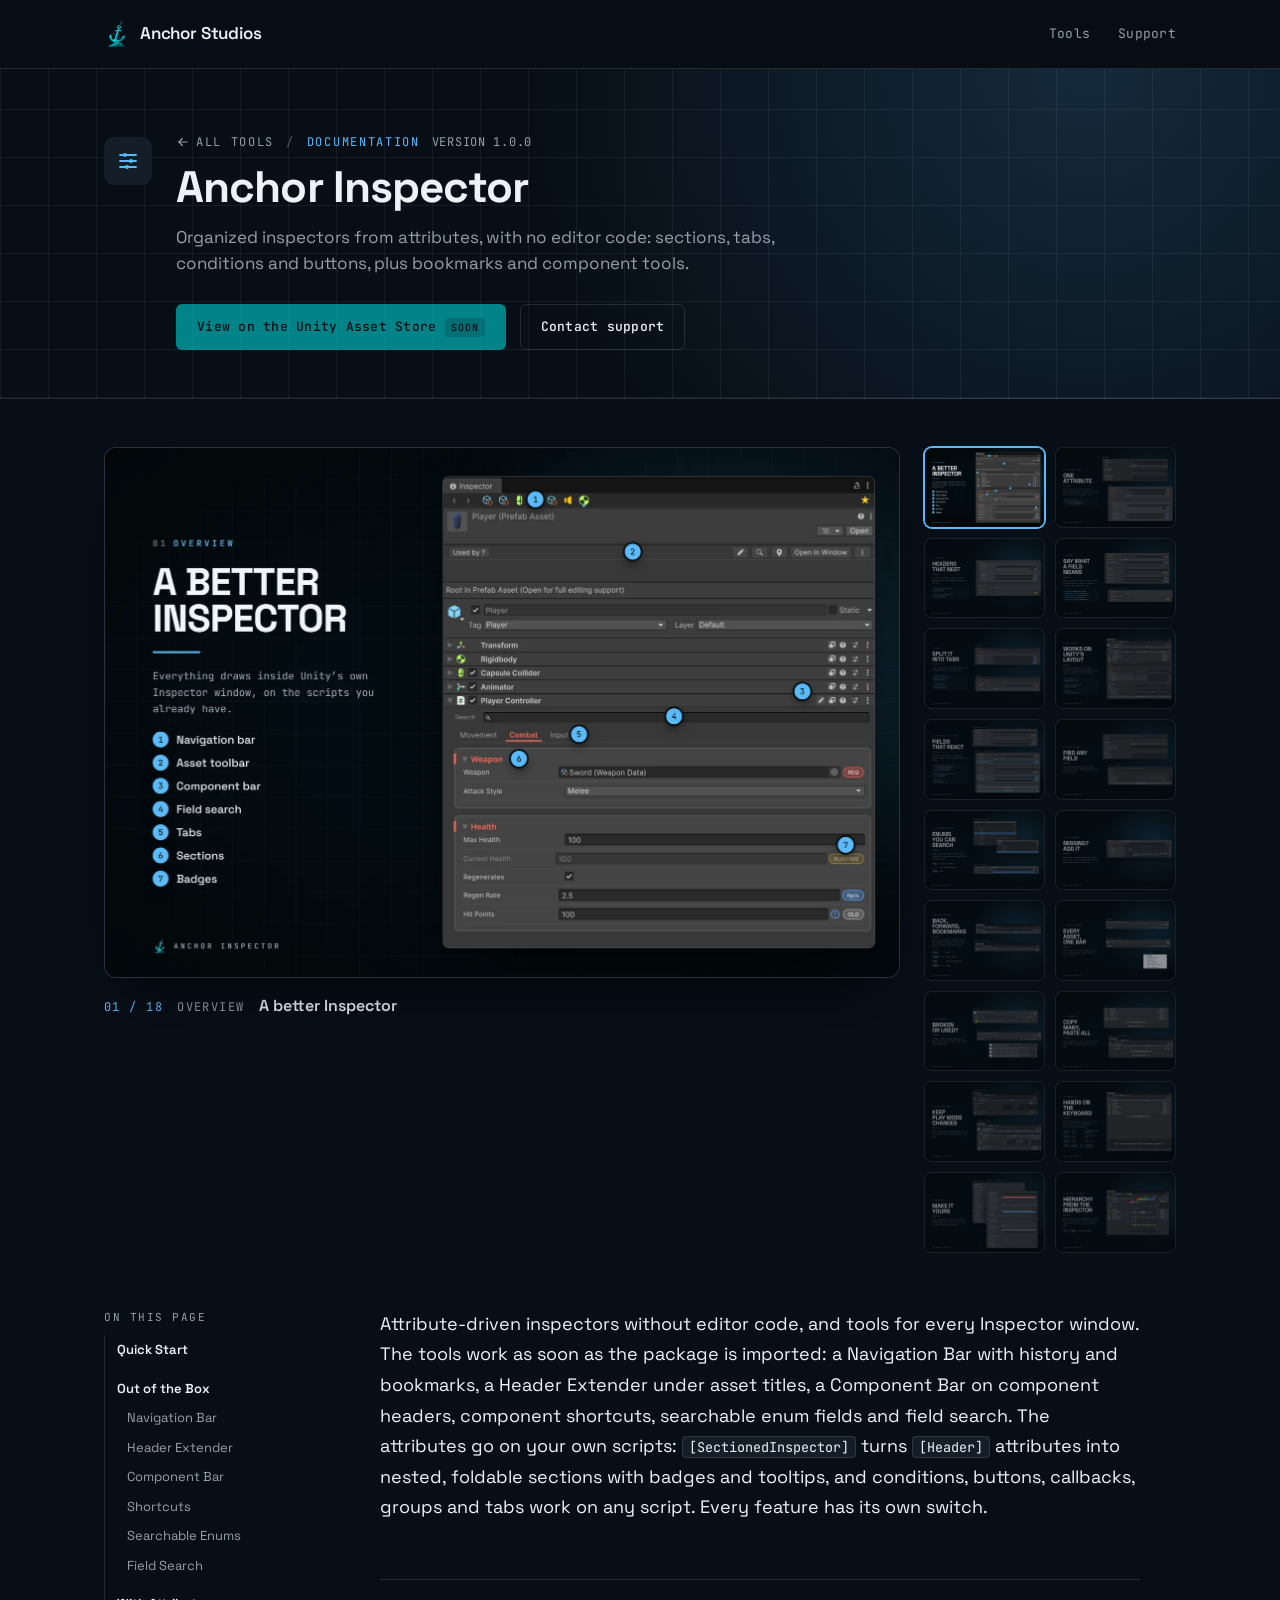
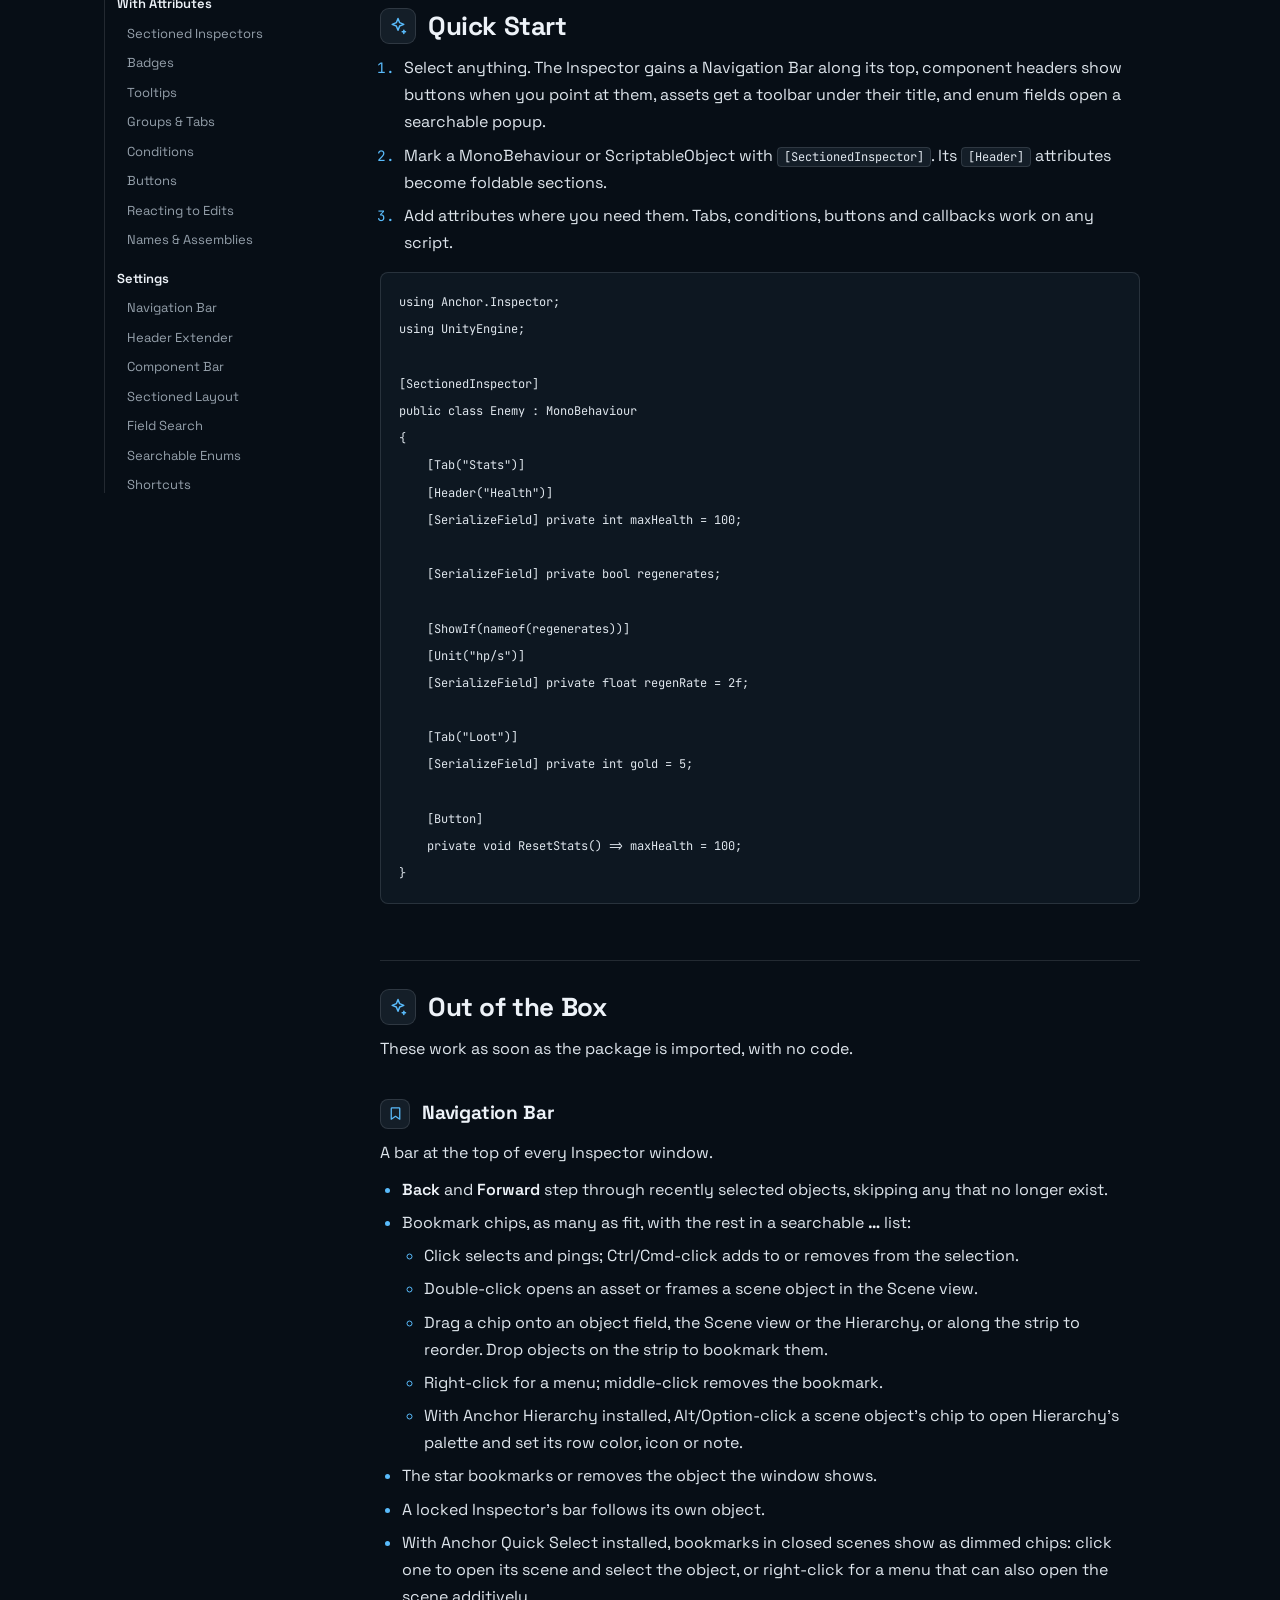
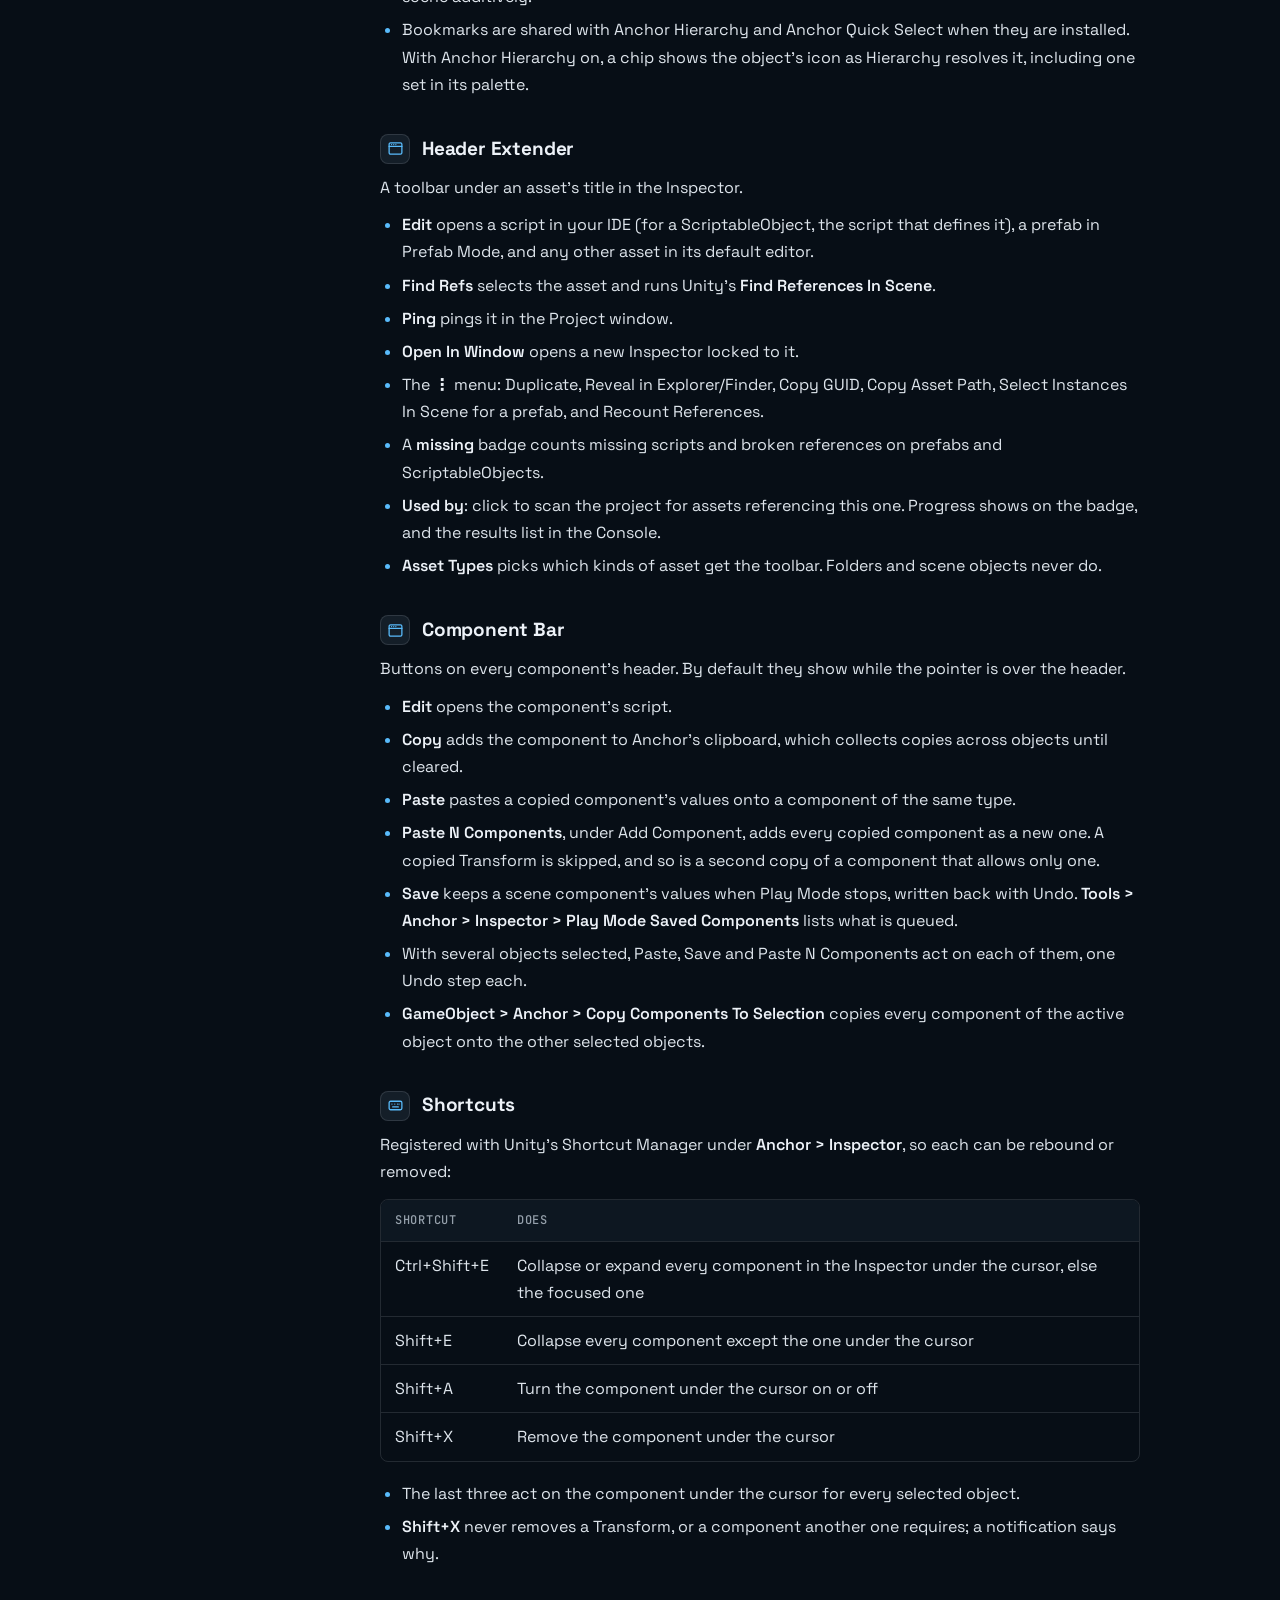
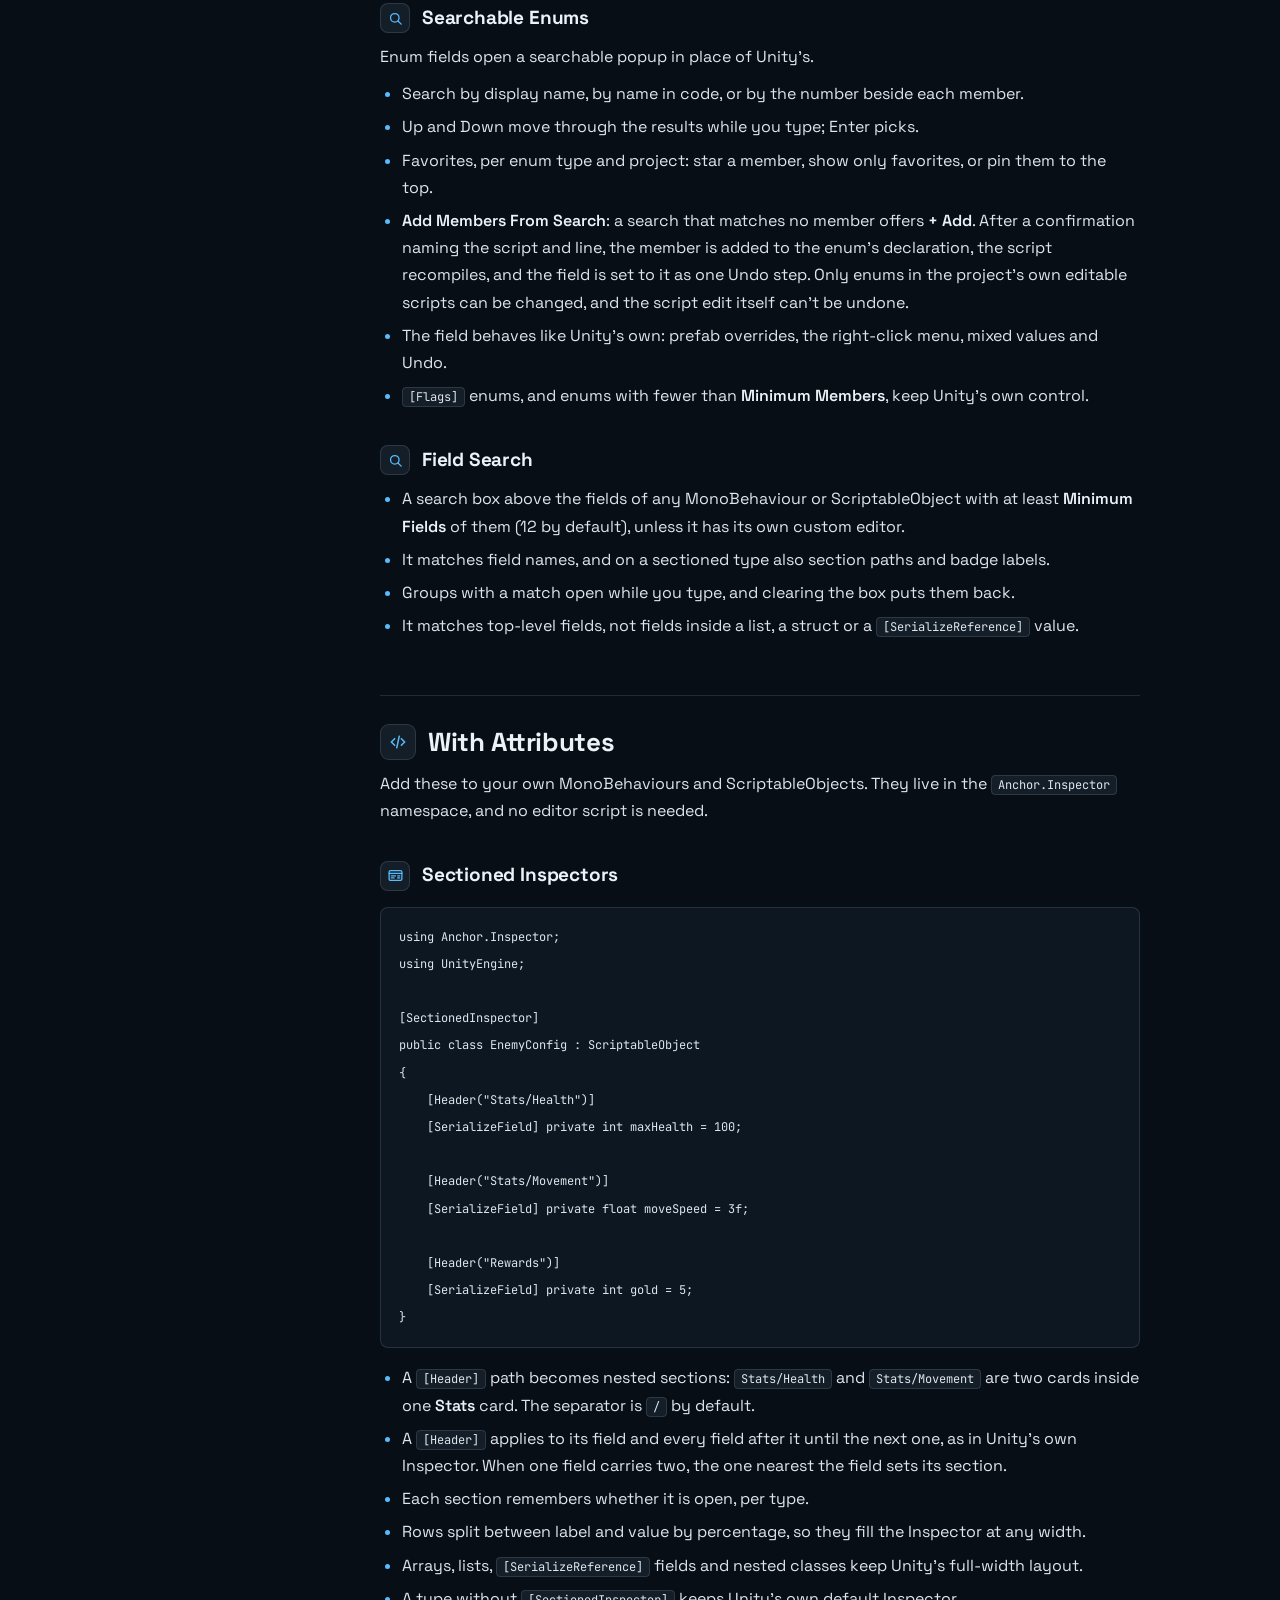
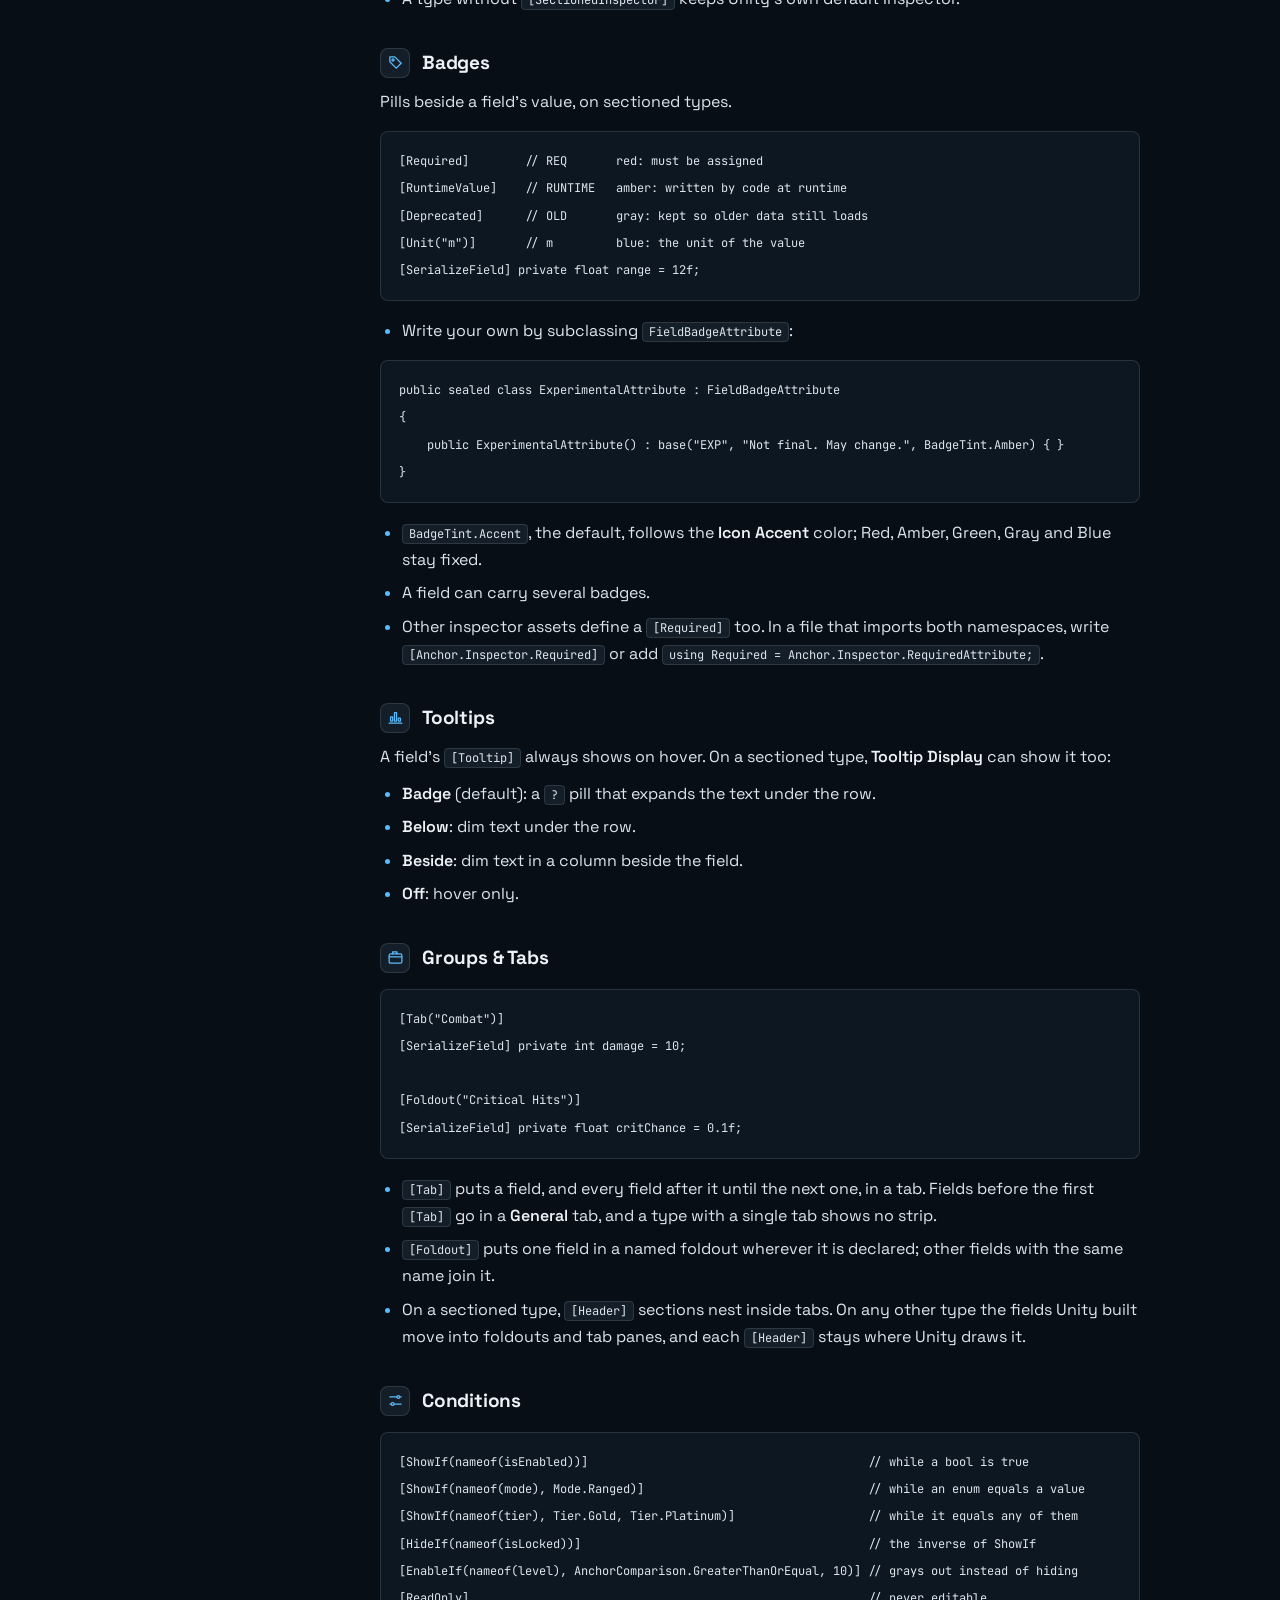
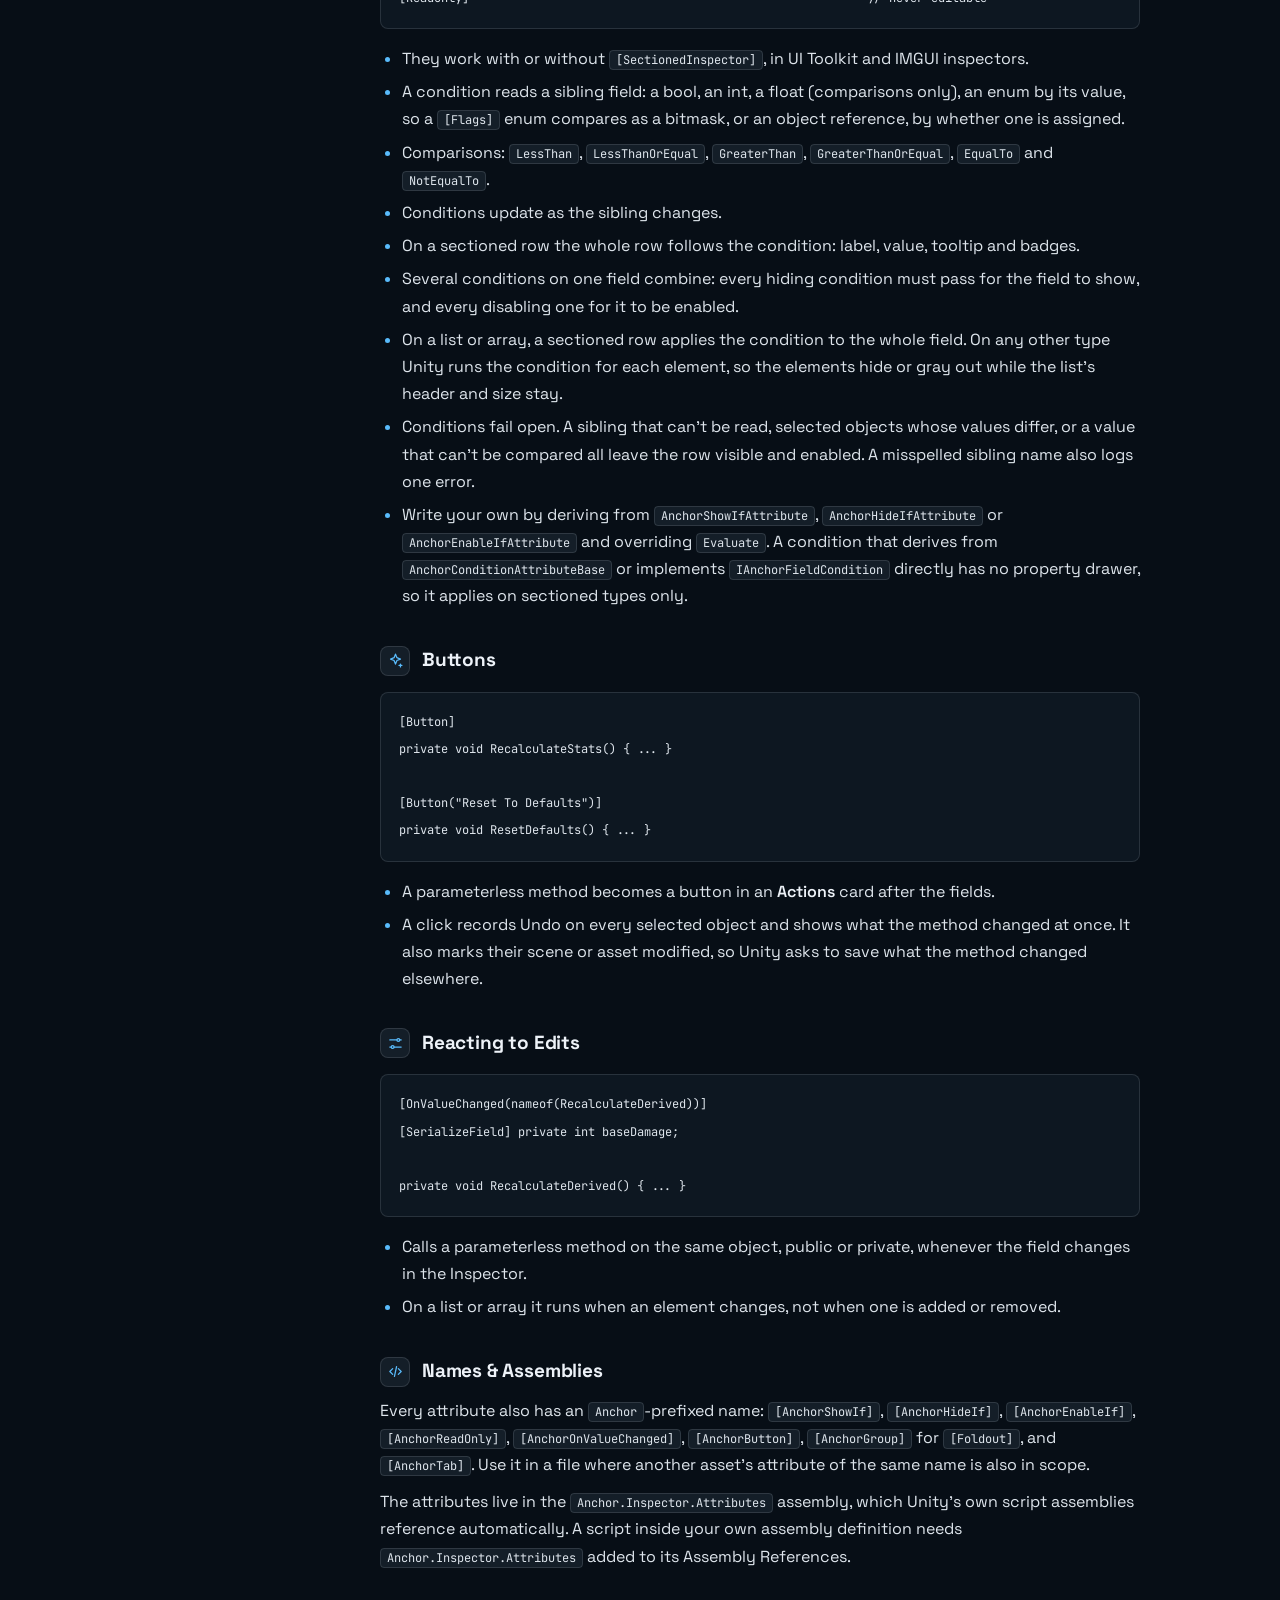
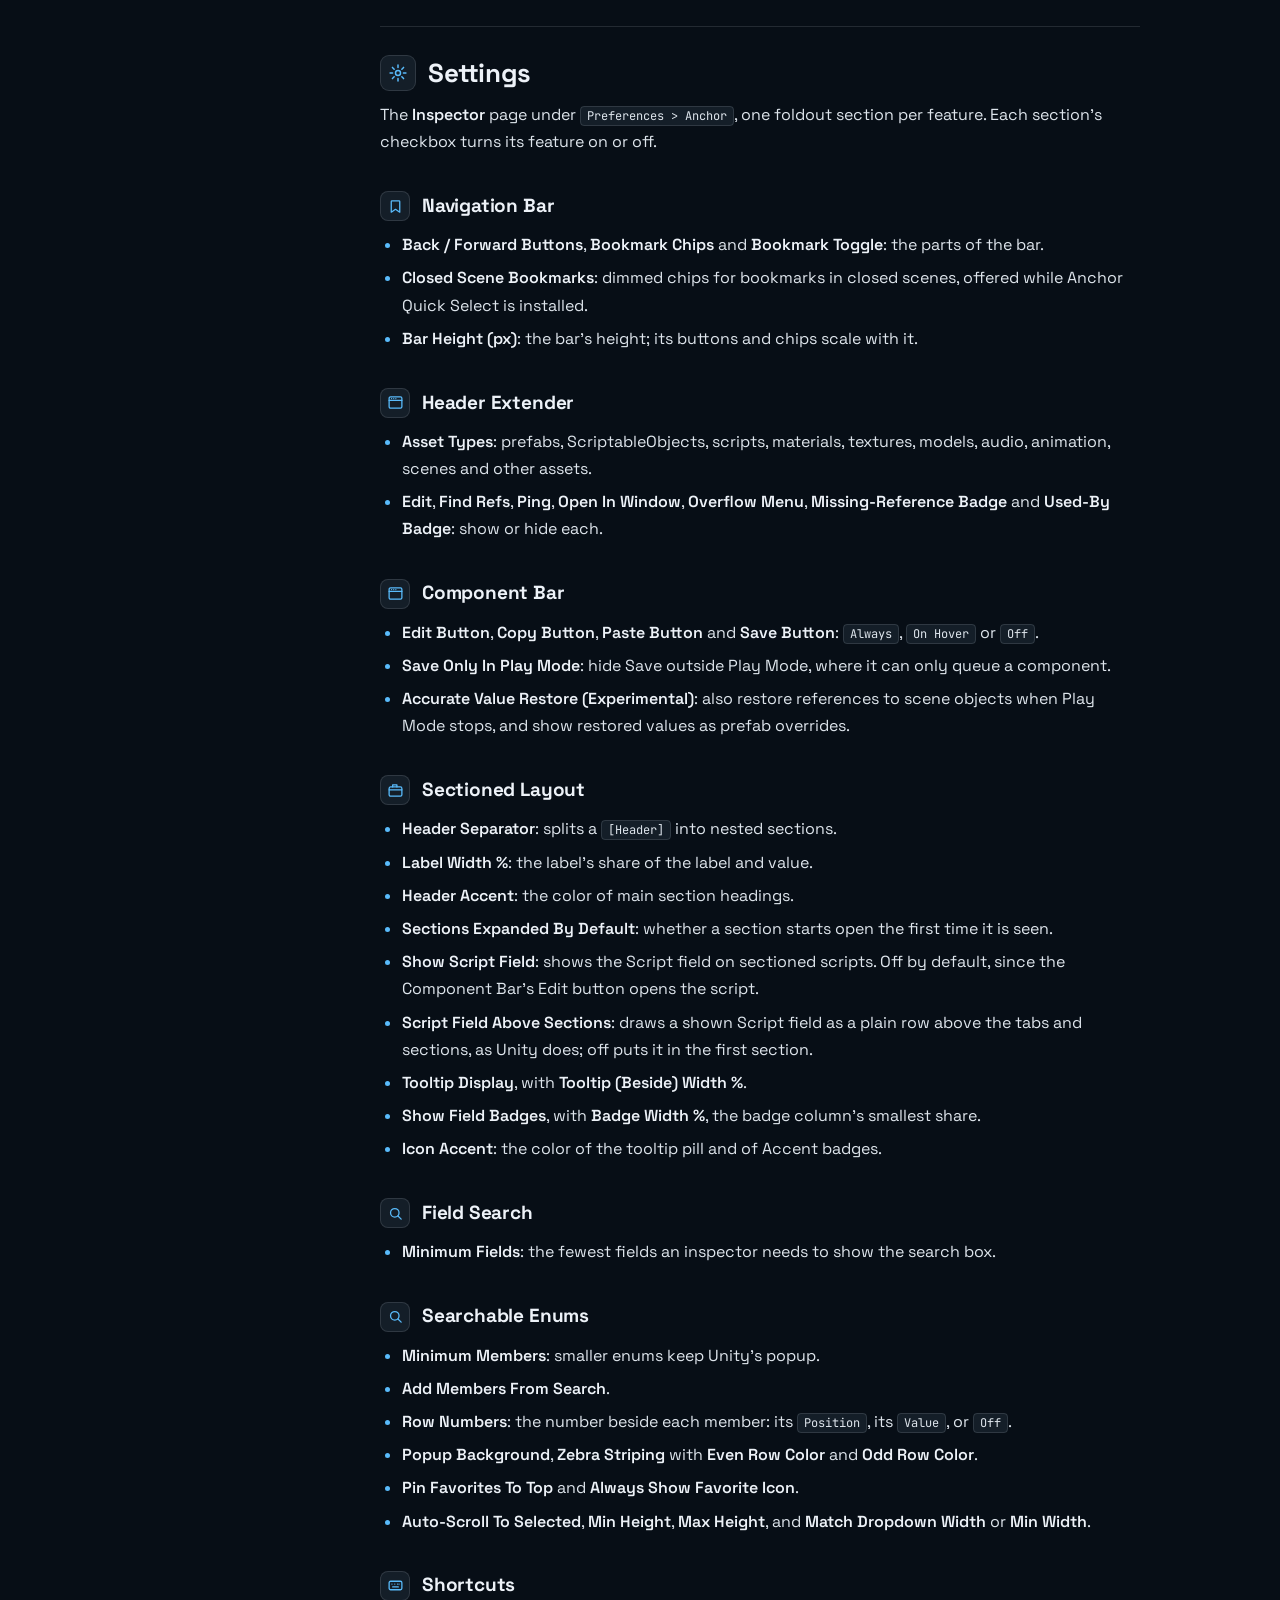
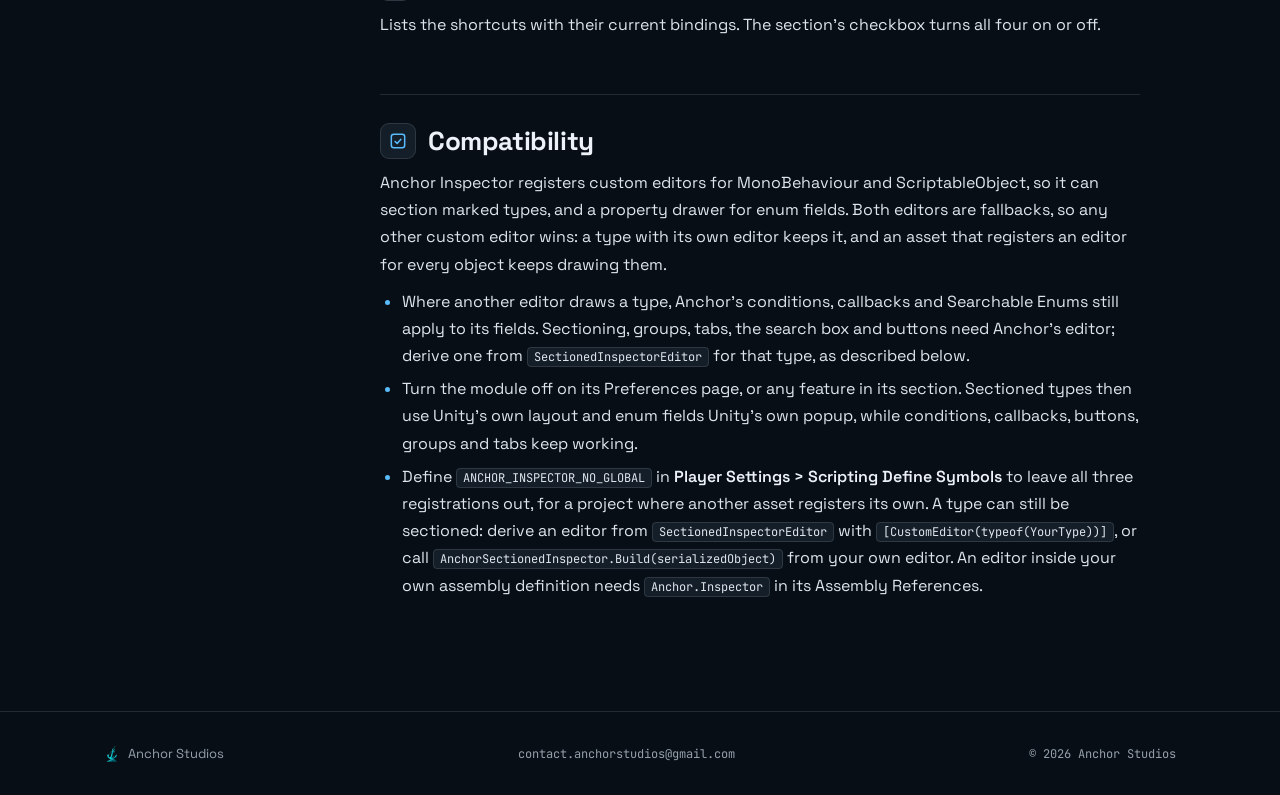
<file: inspector/index.html>
<!doctype html>
<!-- Generated from the Anchor Inspector README by scripts/build-docs.py. Edit the README, then rebuild. -->
<html lang="en">
<head>
  <meta charset="UTF-8">
  <meta name="viewport" content="width=device-width, initial-scale=1.0">
  <title>Anchor Inspector Documentation — Anchor Studios</title>
  <meta name="description" content="Organized inspectors from attributes, with no editor code: sections, tabs, conditions and buttons, plus bookmarks and component tools.">
  <meta property="og:type" content="website">
  <meta property="og:url" content="https://anchorstudiosdev.github.io/inspector/">
  <meta property="og:title" content="Anchor Inspector Documentation">
  <meta property="og:description" content="Organized inspectors from attributes, with no editor code: sections, tabs, conditions and buttons, plus bookmarks and component tools.">
  <meta property="og:image" content="https://anchorstudiosdev.github.io/src/img/tools/inspector/social.jpg">
  <meta name="twitter:card" content="summary_large_image">
  <link rel="icon" type="image/png" sizes="32x32" href="../src/img/brand/favicon-32.png">
  <link rel="icon" type="image/png" sizes="48x48" href="../src/img/brand/favicon-48.png">
  <link rel="preconnect" href="https://fonts.googleapis.com">
  <link rel="preconnect" href="https://fonts.gstatic.com" crossorigin>
  <link href="https://fonts.googleapis.com/css2?family=Space+Grotesk:wght@500;600;700&family=JetBrains+Mono:wght@400;500&display=swap" rel="stylesheet">
  <link rel="stylesheet" href="../src/css/styles.css">
  <link rel="stylesheet" href="../src/css/docs.css">
</head>
<body style="--tool-accent: oklch(76% 0.13 240);">

  <header class="site-header">
    <div class="wrap header-inner">
      <a href="../" class="brand">
        <img src="../src/img/brand/mark-crisp-256.png" alt="">
        Anchor Studios
      </a>
      <nav>
        <a href="../#tools">Tools</a>
        <a href="mailto:contact.anchorstudios@gmail.com">Support</a>
      </nav>
    </div>
  </header>

  <main>
    <section class="doc-hero">
      <div class="wrap doc-hero-inner">
        <div class="modal-icon"><svg viewBox="0 0 24 24" fill="none" stroke="currentColor" stroke-width="1.8" stroke-linecap="round" stroke-linejoin="round" width="24" height="24"><line x1="4" y1="6" x2="20" y2="6"/><circle cx="9" cy="6" r="2" fill="currentColor" stroke="none"/><line x1="4" y1="12" x2="20" y2="12"/><circle cx="15" cy="12" r="2" fill="currentColor" stroke="none"/><line x1="4" y1="18" x2="20" y2="18"/><circle cx="11" cy="18" r="2" fill="currentColor" stroke="none"/></svg></div>
        <div>
          <div class="doc-eyebrow">
            <a class="doc-back" href="../#tools"><svg viewBox="0 0 24 24" fill="none" stroke="currentColor" stroke-width="2" stroke-linecap="round" stroke-linejoin="round" aria-hidden="true"><path d="M19 12H5"/><path d="M11 18l-6-6 6-6"/></svg>All tools</a>
            <span class="doc-crumb" aria-hidden="true">/</span>
            Documentation <span class="doc-version">Version 1.0.0</span>
          </div>
          <h1>Anchor Inspector</h1>
          <p class="lede">Organized inspectors from attributes, with no editor code: sections, tabs, conditions and buttons, plus bookmarks and component tools.</p>
          <div class="hero-actions">
            <span class="btn btn-primary btn-soon" aria-disabled="true">View on the Unity Asset Store<span class="btn-tag">Soon</span></span>
            <a class="btn btn-ghost" href="mailto:contact.anchorstudios@gmail.com">Contact support</a>
          </div>
        </div>
      </div>
    </section>

    <section class="doc-gallery" id="screenshots" aria-label="Screenshots">
      <div class="wrap gallery">
        <figure class="gallery-stage">
          <div class="gallery-frame">
            <button class="gallery-open" type="button" aria-label="View full size">
              <img id="gallery-image" src="../src/img/tools/inspector/01-overview.webp" alt="Overview: A better Inspector" width="1600" height="1067" decoding="async">
            </button>
            <button class="gallery-nav gallery-prev" type="button" aria-label="Previous screenshot"><svg viewBox="0 0 24 24" fill="none" stroke="currentColor" stroke-width="2" stroke-linecap="round" stroke-linejoin="round" aria-hidden="true"><path d="M15 18l-6-6 6-6"/></svg></button>
            <button class="gallery-nav gallery-next" type="button" aria-label="Next screenshot"><svg viewBox="0 0 24 24" fill="none" stroke="currentColor" stroke-width="2" stroke-linecap="round" stroke-linejoin="round" aria-hidden="true"><path d="M9 18l6-6-6-6"/></svg></button>
          </div>
          <figcaption class="gallery-caption">
            <span class="gallery-count" id="gallery-count">01 / 18</span>
            <span class="gallery-label" id="gallery-label">Overview</span>
            <span class="gallery-title" id="gallery-title">A better Inspector</span>
          </figcaption>
        </figure>
        <div class="gallery-thumbs" id="gallery-thumbs">
          <button class="gallery-thumb" type="button" data-index="0" aria-label="Overview" aria-current="true"><img src="../src/img/tools/inspector/01-overview-thumb.webp" alt="" width="480" height="320" loading="lazy" decoding="async"></button><button class="gallery-thumb" type="button" data-index="1" aria-label="No editor code"><img src="../src/img/tools/inspector/02-no-code-thumb.webp" alt="" width="480" height="320" loading="lazy" decoding="async"></button><button class="gallery-thumb" type="button" data-index="2" aria-label="Sections"><img src="../src/img/tools/inspector/03-sections-thumb.webp" alt="" width="480" height="320" loading="lazy" decoding="async"></button><button class="gallery-thumb" type="button" data-index="3" aria-label="Badges"><img src="../src/img/tools/inspector/04-badges-thumb.webp" alt="" width="480" height="320" loading="lazy" decoding="async"></button><button class="gallery-thumb" type="button" data-index="4" aria-label="Tabs"><img src="../src/img/tools/inspector/05-tabs-thumb.webp" alt="" width="480" height="320" loading="lazy" decoding="async"></button><button class="gallery-thumb" type="button" data-index="5" aria-label="Any script"><img src="../src/img/tools/inspector/06-any-script-thumb.webp" alt="" width="480" height="320" loading="lazy" decoding="async"></button><button class="gallery-thumb" type="button" data-index="6" aria-label="Conditions &amp; buttons"><img src="../src/img/tools/inspector/07-conditions-thumb.webp" alt="" width="480" height="320" loading="lazy" decoding="async"></button><button class="gallery-thumb" type="button" data-index="7" aria-label="Field search"><img src="../src/img/tools/inspector/08-field-search-thumb.webp" alt="" width="480" height="320" loading="lazy" decoding="async"></button><button class="gallery-thumb" type="button" data-index="8" aria-label="Searchable enums"><img src="../src/img/tools/inspector/09-enums-thumb.webp" alt="" width="480" height="320" loading="lazy" decoding="async"></button><button class="gallery-thumb" type="button" data-index="9" aria-label="Add members"><img src="../src/img/tools/inspector/10-add-member-thumb.webp" alt="" width="480" height="320" loading="lazy" decoding="async"></button><button class="gallery-thumb" type="button" data-index="10" aria-label="Navigation bar"><img src="../src/img/tools/inspector/11-navigation-thumb.webp" alt="" width="480" height="320" loading="lazy" decoding="async"></button><button class="gallery-thumb" type="button" data-index="11" aria-label="Asset toolbar"><img src="../src/img/tools/inspector/12-asset-toolbar-thumb.webp" alt="" width="480" height="320" loading="lazy" decoding="async"></button><button class="gallery-thumb" type="button" data-index="12" aria-label="References"><img src="../src/img/tools/inspector/13-references-thumb.webp" alt="" width="480" height="320" loading="lazy" decoding="async"></button><button class="gallery-thumb" type="button" data-index="13" aria-label="Clipboard"><img src="../src/img/tools/inspector/14-clipboard-thumb.webp" alt="" width="480" height="320" loading="lazy" decoding="async"></button><button class="gallery-thumb" type="button" data-index="14" aria-label="Play Mode save"><img src="../src/img/tools/inspector/15-play-mode-thumb.webp" alt="" width="480" height="320" loading="lazy" decoding="async"></button><button class="gallery-thumb" type="button" data-index="15" aria-label="Shortcuts"><img src="../src/img/tools/inspector/16-shortcuts-thumb.webp" alt="" width="480" height="320" loading="lazy" decoding="async"></button><button class="gallery-thumb" type="button" data-index="16" aria-label="Settings"><img src="../src/img/tools/inspector/17-settings-thumb.webp" alt="" width="480" height="320" loading="lazy" decoding="async"></button><button class="gallery-thumb" type="button" data-index="17" aria-label="Anchor Hierarchy"><img src="../src/img/tools/inspector/18-hierarchy-thumb.webp" alt="" width="480" height="320" loading="lazy" decoding="async"></button>
        </div>
      </div>
      <dialog class="lightbox" id="lightbox" aria-label="Screenshot">
        <figure class="lightbox-figure">
          <img id="lightbox-image" src="../src/img/tools/inspector/01-overview.webp" alt="Overview: A better Inspector" width="1600" height="1067">
          <figcaption class="gallery-caption" id="lightbox-caption"></figcaption>
        </figure>
        <button class="lightbox-close" type="button" aria-label="Close"><svg viewBox="0 0 24 24" fill="none" stroke="currentColor" stroke-width="2" stroke-linecap="round" stroke-linejoin="round" aria-hidden="true"><path d="M6 6l12 12M18 6L6 18"/></svg></button>
        <button class="gallery-nav lightbox-prev" type="button" aria-label="Previous screenshot"><svg viewBox="0 0 24 24" fill="none" stroke="currentColor" stroke-width="2" stroke-linecap="round" stroke-linejoin="round" aria-hidden="true"><path d="M15 18l-6-6 6-6"/></svg></button>
        <button class="gallery-nav lightbox-next" type="button" aria-label="Next screenshot"><svg viewBox="0 0 24 24" fill="none" stroke="currentColor" stroke-width="2" stroke-linecap="round" stroke-linejoin="round" aria-hidden="true"><path d="M9 18l6-6-6-6"/></svg></button>
      </dialog>
    </section>

    <div class="wrap doc-layout">
      <nav class="doc-toc" aria-label="On this page">
        <div class="doc-toc-title">On this page</div>
        <ul><li class="toc-2"><a href="#quick-start">Quick Start</a></li><li class="toc-2"><a href="#out-of-the-box">Out of the Box</a></li><li class="toc-3"><a href="#navigation-bar">Navigation Bar</a></li><li class="toc-3"><a href="#header-extender">Header Extender</a></li><li class="toc-3"><a href="#component-bar">Component Bar</a></li><li class="toc-3"><a href="#shortcuts">Shortcuts</a></li><li class="toc-3"><a href="#searchable-enums">Searchable Enums</a></li><li class="toc-3"><a href="#field-search">Field Search</a></li><li class="toc-2"><a href="#with-attributes">With Attributes</a></li><li class="toc-3"><a href="#sectioned-inspectors">Sectioned Inspectors</a></li><li class="toc-3"><a href="#badges">Badges</a></li><li class="toc-3"><a href="#tooltips">Tooltips</a></li><li class="toc-3"><a href="#groups-tabs">Groups &amp; Tabs</a></li><li class="toc-3"><a href="#conditions">Conditions</a></li><li class="toc-3"><a href="#buttons">Buttons</a></li><li class="toc-3"><a href="#reacting-to-edits">Reacting to Edits</a></li><li class="toc-3"><a href="#names-assemblies">Names &amp; Assemblies</a></li><li class="toc-2"><a href="#settings">Settings</a></li><li class="toc-3"><a href="#navigation-bar-2">Navigation Bar</a></li><li class="toc-3"><a href="#header-extender-2">Header Extender</a></li><li class="toc-3"><a href="#component-bar-2">Component Bar</a></li><li class="toc-3"><a href="#sectioned-layout">Sectioned Layout</a></li><li class="toc-3"><a href="#field-search-2">Field Search</a></li><li class="toc-3"><a href="#searchable-enums-2">Searchable Enums</a></li><li class="toc-3"><a href="#shortcuts-2">Shortcuts</a></li><li class="toc-2"><a href="#compatibility">Compatibility</a></li></ul>
      </nav>
      <article class="doc-content">
<p>Attribute-driven inspectors without editor code, and tools for every Inspector window. The tools work as soon as the package is imported: a Navigation Bar with history and bookmarks, a Header Extender under asset titles, a Component Bar on component headers, component shortcuts, searchable enum fields and field search. The attributes go on your own scripts: <code>[SectionedInspector]</code> turns <code>[Header]</code> attributes into nested, foldable sections with badges and tooltips, and conditions, buttons, callbacks, groups and tabs work on any script. Every feature has its own switch.</p>
<hr>
<h2 id="quick-start"><span class="doc-icon" aria-hidden="true"><svg viewBox="0 0 24 24" fill="none" stroke="currentColor" stroke-width="1.8" stroke-linecap="round" stroke-linejoin="round"><path d="M12 3l2 5 5 2-5 2-2 5-2-5-5-2 5-2 2-5z"/><path d="M19 17v4"/><path d="M17 19h4"/></svg></span><span>Quick Start</span></h2>
<ol><li>
Select anything. The Inspector gains a Navigation Bar along its top, component headers show buttons when you point at them, assets get a toolbar under their title, and enum fields open a searchable popup.
</li><li>
Mark a MonoBehaviour or ScriptableObject with <code>[SectionedInspector]</code>. Its <code>[Header]</code> attributes become foldable sections.
</li><li>
Add attributes where you need them. Tabs, conditions, buttons and callbacks work on any script.
</li></ol>
<pre><code>using Anchor.Inspector;
using UnityEngine;

[SectionedInspector]
public class Enemy : MonoBehaviour
{
    [Tab(&quot;Stats&quot;)]
    [Header(&quot;Health&quot;)]
    [SerializeField] private int maxHealth = 100;

    [SerializeField] private bool regenerates;

    [ShowIf(nameof(regenerates))]
    [Unit(&quot;hp/s&quot;)]
    [SerializeField] private float regenRate = 2f;

    [Tab(&quot;Loot&quot;)]
    [SerializeField] private int gold = 5;

    [Button]
    private void ResetStats() =&gt; maxHealth = 100;
}
</code></pre>
<hr>
<h2 id="out-of-the-box"><span class="doc-icon" aria-hidden="true"><svg viewBox="0 0 24 24" fill="none" stroke="currentColor" stroke-width="1.8" stroke-linecap="round" stroke-linejoin="round"><path d="M12 3l2 5 5 2-5 2-2 5-2-5-5-2 5-2 2-5z"/><path d="M19 17v4"/><path d="M17 19h4"/></svg></span><span>Out of the Box</span></h2>
<p>These work as soon as the package is imported, with no code.</p>
<h3 id="navigation-bar"><span class="doc-icon" aria-hidden="true"><svg viewBox="0 0 24 24" fill="none" stroke="currentColor" stroke-width="1.8" stroke-linecap="round" stroke-linejoin="round"><path d="M7 4h10a1 1 0 0 1 1 1v15l-6-4-6 4V5a1 1 0 0 1 1-1z"/></svg></span><span>Navigation Bar</span></h3>
<p>A bar at the top of every Inspector window.</p>
<ul><li>
<strong>Back</strong> and <strong>Forward</strong> step through recently selected objects, skipping any that no longer exist.
</li><li>
Bookmark chips, as many as fit, with the rest in a searchable <strong>…</strong> list:
<ul><li>
Click selects and pings; Ctrl/Cmd-click adds to or removes from the selection.
</li><li>
Double-click opens an asset or frames a scene object in the Scene view.
</li><li>
Drag a chip onto an object field, the Scene view or the Hierarchy, or along the strip to reorder. Drop objects on the strip to bookmark them.
</li><li>
Right-click for a menu; middle-click removes the bookmark.
</li><li>
With Anchor Hierarchy installed, Alt/Option-click a scene object's chip to open Hierarchy's palette and set its row color, icon or note.
</li></ul>
</li><li>
The star bookmarks or removes the object the window shows.
</li><li>
A locked Inspector's bar follows its own object.
</li><li>
With Anchor Quick Select installed, bookmarks in closed scenes show as dimmed chips: click one to open its scene and select the object, or right-click for a menu that can also open the scene additively.
</li><li>
Bookmarks are shared with Anchor Hierarchy and Anchor Quick Select when they are installed. With Anchor Hierarchy on, a chip shows the object's icon as Hierarchy resolves it, including one set in its palette.
</li></ul>
<h3 id="header-extender"><span class="doc-icon" aria-hidden="true"><svg viewBox="0 0 24 24" fill="none" stroke="currentColor" stroke-width="1.8" stroke-linecap="round" stroke-linejoin="round"><rect x="3" y="4" width="18" height="16" rx="2"/><path d="M3 9h18"/><path d="M6.5 6.5h.01M9.5 6.5h.01M12.5 6.5h.01"/></svg></span><span>Header Extender</span></h3>
<p>A toolbar under an asset's title in the Inspector.</p>
<ul><li>
<strong>Edit</strong> opens a script in your IDE (for a ScriptableObject, the script that defines it), a prefab in Prefab Mode, and any other asset in its default editor.
</li><li>
<strong>Find Refs</strong> selects the asset and runs Unity's <strong>Find References In Scene</strong>.
</li><li>
<strong>Ping</strong> pings it in the Project window.
</li><li>
<strong>Open In Window</strong> opens a new Inspector locked to it.
</li><li>
The <strong>⋮</strong> menu: Duplicate, Reveal in Explorer/Finder, Copy GUID, Copy Asset Path, Select Instances In Scene for a prefab, and Recount References.
</li><li>
A <strong>missing</strong> badge counts missing scripts and broken references on prefabs and ScriptableObjects.
</li><li>
<strong>Used by</strong>: click to scan the project for assets referencing this one. Progress shows on the badge, and the results list in the Console.
</li><li>
<strong>Asset Types</strong> picks which kinds of asset get the toolbar. Folders and scene objects never do.
</li></ul>
<h3 id="component-bar"><span class="doc-icon" aria-hidden="true"><svg viewBox="0 0 24 24" fill="none" stroke="currentColor" stroke-width="1.8" stroke-linecap="round" stroke-linejoin="round"><rect x="3" y="4" width="18" height="16" rx="2"/><path d="M3 9h18"/><path d="M6.5 6.5h.01M9.5 6.5h.01M12.5 6.5h.01"/></svg></span><span>Component Bar</span></h3>
<p>Buttons on every component's header. By default they show while the pointer is over the header.</p>
<ul><li>
<strong>Edit</strong> opens the component's script.
</li><li>
<strong>Copy</strong> adds the component to Anchor's clipboard, which collects copies across objects until cleared.
</li><li>
<strong>Paste</strong> pastes a copied component's values onto a component of the same type.
</li><li>
<strong>Paste N Components</strong>, under Add Component, adds every copied component as a new one. A copied Transform is skipped, and so is a second copy of a component that allows only one.
</li><li>
<strong>Save</strong> keeps a scene component's values when Play Mode stops, written back with Undo. <strong>Tools &gt; Anchor &gt; Inspector &gt; Play Mode Saved Components</strong> lists what is queued.
</li><li>
With several objects selected, Paste, Save and Paste N Components act on each of them, one Undo step each.
</li><li>
<strong>GameObject &gt; Anchor &gt; Copy Components To Selection</strong> copies every component of the active object onto the other selected objects.
</li></ul>
<h3 id="shortcuts"><span class="doc-icon" aria-hidden="true"><svg viewBox="0 0 24 24" fill="none" stroke="currentColor" stroke-width="1.8" stroke-linecap="round" stroke-linejoin="round"><rect x="3" y="6" width="18" height="12" rx="2"/><path d="M7 10h.01M11 10h.01M15 10h.01M17 10h.01"/><path d="M8 14h8"/></svg></span><span>Shortcuts</span></h3>
<p>Registered with Unity's Shortcut Manager under <strong>Anchor &gt; Inspector</strong>, so each can be rebound or removed:</p>
<div class="doc-table"><table><thead><tr><th>Shortcut</th><th>Does</th></tr></thead><tbody><tr><td>Ctrl+Shift+E</td><td>Collapse or expand every component in the Inspector under the cursor, else the focused one</td></tr><tr><td>Shift+E</td><td>Collapse every component except the one under the cursor</td></tr><tr><td>Shift+A</td><td>Turn the component under the cursor on or off</td></tr><tr><td>Shift+X</td><td>Remove the component under the cursor</td></tr></tbody></table></div>
<ul><li>
The last three act on the component under the cursor for every selected object.
</li><li>
<strong>Shift+X</strong> never removes a Transform, or a component another one requires; a notification says why.
</li></ul>
<h3 id="searchable-enums"><span class="doc-icon" aria-hidden="true"><svg viewBox="0 0 24 24" fill="none" stroke="currentColor" stroke-width="1.8" stroke-linecap="round" stroke-linejoin="round"><circle cx="11" cy="11" r="6"/><path d="M20 20l-4.5-4.5"/></svg></span><span>Searchable Enums</span></h3>
<p>Enum fields open a searchable popup in place of Unity's.</p>
<ul><li>
Search by display name, by name in code, or by the number beside each member.
</li><li>
Up and Down move through the results while you type; Enter picks.
</li><li>
Favorites, per enum type and project: star a member, show only favorites, or pin them to the top.
</li><li>
<strong>Add Members From Search</strong>: a search that matches no member offers <strong>+ Add</strong>. After a confirmation naming the script and line, the member is added to the enum's declaration, the script recompiles, and the field is set to it as one Undo step. Only enums in the project's own editable scripts can be changed, and the script edit itself can't be undone.
</li><li>
The field behaves like Unity's own: prefab overrides, the right-click menu, mixed values and Undo.
</li><li>
<code>[Flags]</code> enums, and enums with fewer than <strong>Minimum Members</strong>, keep Unity's own control.
</li></ul>
<h3 id="field-search"><span class="doc-icon" aria-hidden="true"><svg viewBox="0 0 24 24" fill="none" stroke="currentColor" stroke-width="1.8" stroke-linecap="round" stroke-linejoin="round"><circle cx="11" cy="11" r="6"/><path d="M20 20l-4.5-4.5"/></svg></span><span>Field Search</span></h3>
<ul><li>
A search box above the fields of any MonoBehaviour or ScriptableObject with at least <strong>Minimum Fields</strong> of them (12 by default), unless it has its own custom editor.
</li><li>
It matches field names, and on a sectioned type also section paths and badge labels.
</li><li>
Groups with a match open while you type, and clearing the box puts them back.
</li><li>
It matches top-level fields, not fields inside a list, a struct or a <code>[SerializeReference]</code> value.
</li></ul>
<hr>
<h2 id="with-attributes"><span class="doc-icon" aria-hidden="true"><svg viewBox="0 0 24 24" fill="none" stroke="currentColor" stroke-width="1.8" stroke-linecap="round" stroke-linejoin="round"><path d="M8 8l-4 4 4 4"/><path d="M16 8l4 4-4 4"/><path d="M13.5 5l-3 14"/></svg></span><span>With Attributes</span></h2>
<p>Add these to your own MonoBehaviours and ScriptableObjects. They live in the <code>Anchor.Inspector</code> namespace, and no editor script is needed.</p>
<h3 id="sectioned-inspectors"><span class="doc-icon" aria-hidden="true"><svg viewBox="0 0 24 24" fill="none" stroke="currentColor" stroke-width="1.8" stroke-linecap="round" stroke-linejoin="round"><rect x="3" y="5" width="18" height="14" rx="2"/><path d="M3 9h18"/><path d="M6 12.5h6"/><path d="M6 15.5h4"/><path d="M15 12.5h3"/><path d="M15 15.5h3"/></svg></span><span>Sectioned Inspectors</span></h3>
<pre><code>using Anchor.Inspector;
using UnityEngine;

[SectionedInspector]
public class EnemyConfig : ScriptableObject
{
    [Header(&quot;Stats/Health&quot;)]
    [SerializeField] private int maxHealth = 100;

    [Header(&quot;Stats/Movement&quot;)]
    [SerializeField] private float moveSpeed = 3f;

    [Header(&quot;Rewards&quot;)]
    [SerializeField] private int gold = 5;
}
</code></pre>
<ul><li>
A <code>[Header]</code> path becomes nested sections: <code>Stats/Health</code> and <code>Stats/Movement</code> are two cards inside one <strong>Stats</strong> card. The separator is <code>/</code> by default.
</li><li>
A <code>[Header]</code> applies to its field and every field after it until the next one, as in Unity's own Inspector. When one field carries two, the one nearest the field sets its section.
</li><li>
Each section remembers whether it is open, per type.
</li><li>
Rows split between label and value by percentage, so they fill the Inspector at any width.
</li><li>
Arrays, lists, <code>[SerializeReference]</code> fields and nested classes keep Unity's full-width layout.
</li><li>
A type without <code>[SectionedInspector]</code> keeps Unity's own default Inspector.
</li></ul>
<h3 id="badges"><span class="doc-icon" aria-hidden="true"><svg viewBox="0 0 24 24" fill="none" stroke="currentColor" stroke-width="1.8" stroke-linecap="round" stroke-linejoin="round"><path d="M4 4h7l9 9-7 7-9-9V4z"/><circle cx="8.5" cy="8.5" r="1.5"/></svg></span><span>Badges</span></h3>
<p>Pills beside a field's value, on sectioned types.</p>
<pre><code>[Required]        // REQ       red: must be assigned
[RuntimeValue]    // RUNTIME   amber: written by code at runtime
[Deprecated]      // OLD       gray: kept so older data still loads
[Unit(&quot;m&quot;)]       // m         blue: the unit of the value
[SerializeField] private float range = 12f;
</code></pre>
<ul><li>
Write your own by subclassing <code>FieldBadgeAttribute</code>:
</li></ul>
<pre><code>public sealed class ExperimentalAttribute : FieldBadgeAttribute
{
    public ExperimentalAttribute() : base(&quot;EXP&quot;, &quot;Not final. May change.&quot;, BadgeTint.Amber) { }
}
</code></pre>
<ul><li>
<code>BadgeTint.Accent</code>, the default, follows the <strong>Icon Accent</strong> color; Red, Amber, Green, Gray and Blue stay fixed.
</li><li>
A field can carry several badges.
</li><li>
Other inspector assets define a <code>[Required]</code> too. In a file that imports both namespaces, write <code>[Anchor.Inspector.Required]</code> or add <code>using Required = Anchor.Inspector.RequiredAttribute;</code>.
</li></ul>
<h3 id="tooltips"><span class="doc-icon" aria-hidden="true"><svg viewBox="0 0 24 24" fill="none" stroke="currentColor" stroke-width="1.8" stroke-linecap="round" stroke-linejoin="round"><path d="M3 20h18"/><rect x="5" y="11" width="3" height="6" rx="0.5"/><rect x="10.5" y="5" width="3" height="12" rx="0.5"/><rect x="16" y="13" width="3" height="4" rx="0.5"/></svg></span><span>Tooltips</span></h3>
<p>A field's <code>[Tooltip]</code> always shows on hover. On a sectioned type, <strong>Tooltip Display</strong> can show it too:</p>
<ul><li>
<strong>Badge</strong> (default): a <code>?</code> pill that expands the text under the row.
</li><li>
<strong>Below</strong>: dim text under the row.
</li><li>
<strong>Beside</strong>: dim text in a column beside the field.
</li><li>
<strong>Off</strong>: hover only.
</li></ul>
<h3 id="groups-tabs"><span class="doc-icon" aria-hidden="true"><svg viewBox="0 0 24 24" fill="none" stroke="currentColor" stroke-width="1.8" stroke-linecap="round" stroke-linejoin="round"><rect x="3" y="7" width="18" height="13" rx="2"/><path d="M3 11h18"/><path d="M8 7V4h6v3"/></svg></span><span>Groups &amp; Tabs</span></h3>
<pre><code>[Tab(&quot;Combat&quot;)]
[SerializeField] private int damage = 10;

[Foldout(&quot;Critical Hits&quot;)]
[SerializeField] private float critChance = 0.1f;
</code></pre>
<ul><li>
<code>[Tab]</code> puts a field, and every field after it until the next one, in a tab. Fields before the first <code>[Tab]</code> go in a <strong>General</strong> tab, and a type with a single tab shows no strip.
</li><li>
<code>[Foldout]</code> puts one field in a named foldout wherever it is declared; other fields with the same name join it.
</li><li>
On a sectioned type, <code>[Header]</code> sections nest inside tabs. On any other type the fields Unity built move into foldouts and tab panes, and each <code>[Header]</code> stays where Unity draws it.
</li></ul>
<h3 id="conditions"><span class="doc-icon" aria-hidden="true"><svg viewBox="0 0 24 24" fill="none" stroke="currentColor" stroke-width="1.8" stroke-linecap="round" stroke-linejoin="round"><path d="M4 7h10M18 7h2"/><circle cx="16" cy="7" r="2"/><path d="M4 17h2M10 17h10"/><circle cx="8" cy="17" r="2"/></svg></span><span>Conditions</span></h3>
<pre><code>[ShowIf(nameof(isEnabled))]                                        // while a bool is true
[ShowIf(nameof(mode), Mode.Ranged)]                                // while an enum equals a value
[ShowIf(nameof(tier), Tier.Gold, Tier.Platinum)]                   // while it equals any of them
[HideIf(nameof(isLocked))]                                         // the inverse of ShowIf
[EnableIf(nameof(level), AnchorComparison.GreaterThanOrEqual, 10)] // grays out instead of hiding
[ReadOnly]                                                         // never editable
</code></pre>
<ul><li>
They work with or without <code>[SectionedInspector]</code>, in UI Toolkit and IMGUI inspectors.
</li><li>
A condition reads a sibling field: a bool, an int, a float (comparisons only), an enum by its value, so a <code>[Flags]</code> enum compares as a bitmask, or an object reference, by whether one is assigned.
</li><li>
Comparisons: <code>LessThan</code>, <code>LessThanOrEqual</code>, <code>GreaterThan</code>, <code>GreaterThanOrEqual</code>, <code>EqualTo</code> and <code>NotEqualTo</code>.
</li><li>
Conditions update as the sibling changes.
</li><li>
On a sectioned row the whole row follows the condition: label, value, tooltip and badges.
</li><li>
Several conditions on one field combine: every hiding condition must pass for the field to show, and every disabling one for it to be enabled.
</li><li>
On a list or array, a sectioned row applies the condition to the whole field. On any other type Unity runs the condition for each element, so the elements hide or gray out while the list's header and size stay.
</li><li>
Conditions fail open. A sibling that can't be read, selected objects whose values differ, or a value that can't be compared all leave the row visible and enabled. A misspelled sibling name also logs one error.
</li><li>
Write your own by deriving from <code>AnchorShowIfAttribute</code>, <code>AnchorHideIfAttribute</code> or <code>AnchorEnableIfAttribute</code> and overriding <code>Evaluate</code>. A condition that derives from <code>AnchorConditionAttributeBase</code> or implements <code>IAnchorFieldCondition</code> directly has no property drawer, so it applies on sectioned types only.
</li></ul>
<h3 id="buttons"><span class="doc-icon" aria-hidden="true"><svg viewBox="0 0 24 24" fill="none" stroke="currentColor" stroke-width="1.8" stroke-linecap="round" stroke-linejoin="round"><path d="M12 3l2 5 5 2-5 2-2 5-2-5-5-2 5-2 2-5z"/><path d="M19 17v4"/><path d="M17 19h4"/></svg></span><span>Buttons</span></h3>
<pre><code>[Button]
private void RecalculateStats() { ... }

[Button(&quot;Reset To Defaults&quot;)]
private void ResetDefaults() { ... }
</code></pre>
<ul><li>
A parameterless method becomes a button in an <strong>Actions</strong> card after the fields.
</li><li>
A click records Undo on every selected object and shows what the method changed at once. It also marks their scene or asset modified, so Unity asks to save what the method changed elsewhere.
</li></ul>
<h3 id="reacting-to-edits"><span class="doc-icon" aria-hidden="true"><svg viewBox="0 0 24 24" fill="none" stroke="currentColor" stroke-width="1.8" stroke-linecap="round" stroke-linejoin="round"><path d="M4 7h10M18 7h2"/><circle cx="16" cy="7" r="2"/><path d="M4 17h2M10 17h10"/><circle cx="8" cy="17" r="2"/></svg></span><span>Reacting to Edits</span></h3>
<pre><code>[OnValueChanged(nameof(RecalculateDerived))]
[SerializeField] private int baseDamage;

private void RecalculateDerived() { ... }
</code></pre>
<ul><li>
Calls a parameterless method on the same object, public or private, whenever the field changes in the Inspector.
</li><li>
On a list or array it runs when an element changes, not when one is added or removed.
</li></ul>
<h3 id="names-assemblies"><span class="doc-icon" aria-hidden="true"><svg viewBox="0 0 24 24" fill="none" stroke="currentColor" stroke-width="1.8" stroke-linecap="round" stroke-linejoin="round"><path d="M8 8l-4 4 4 4"/><path d="M16 8l4 4-4 4"/><path d="M13.5 5l-3 14"/></svg></span><span>Names &amp; Assemblies</span></h3>
<p>Every attribute also has an <code>Anchor</code>-prefixed name: <code>[AnchorShowIf]</code>, <code>[AnchorHideIf]</code>, <code>[AnchorEnableIf]</code>, <code>[AnchorReadOnly]</code>, <code>[AnchorOnValueChanged]</code>, <code>[AnchorButton]</code>, <code>[AnchorGroup]</code> for <code>[Foldout]</code>, and <code>[AnchorTab]</code>. Use it in a file where another asset's attribute of the same name is also in scope.</p>
<p>The attributes live in the <code>Anchor.Inspector.Attributes</code> assembly, which Unity's own script assemblies reference automatically. A script inside your own assembly definition needs <code>Anchor.Inspector.Attributes</code> added to its Assembly References.</p>
<hr>
<h2 id="settings"><span class="doc-icon" aria-hidden="true"><svg viewBox="0 0 24 24" fill="none" stroke="currentColor" stroke-width="1.8" stroke-linecap="round" stroke-linejoin="round"><circle cx="12" cy="12" r="3"/><path d="M12 2.5v3M12 18.5v3M2.5 12h3M18.5 12h3M5.3 5.3l2.1 2.1M16.6 16.6l2.1 2.1M5.3 18.7l2.1-2.1M16.6 7.4l2.1-2.1"/></svg></span><span>Settings</span></h2>
<p>The <strong>Inspector</strong> page under <code>Preferences &gt; Anchor</code>, one foldout section per feature. Each section's checkbox turns its feature on or off.</p>
<h3 id="navigation-bar-2"><span class="doc-icon" aria-hidden="true"><svg viewBox="0 0 24 24" fill="none" stroke="currentColor" stroke-width="1.8" stroke-linecap="round" stroke-linejoin="round"><path d="M7 4h10a1 1 0 0 1 1 1v15l-6-4-6 4V5a1 1 0 0 1 1-1z"/></svg></span><span>Navigation Bar</span></h3>
<ul><li>
<strong>Back / Forward Buttons</strong>, <strong>Bookmark Chips</strong> and <strong>Bookmark Toggle</strong>: the parts of the bar.
</li><li>
<strong>Closed Scene Bookmarks</strong>: dimmed chips for bookmarks in closed scenes, offered while Anchor Quick Select is installed.
</li><li>
<strong>Bar Height (px)</strong>: the bar's height; its buttons and chips scale with it.
</li></ul>
<h3 id="header-extender-2"><span class="doc-icon" aria-hidden="true"><svg viewBox="0 0 24 24" fill="none" stroke="currentColor" stroke-width="1.8" stroke-linecap="round" stroke-linejoin="round"><rect x="3" y="4" width="18" height="16" rx="2"/><path d="M3 9h18"/><path d="M6.5 6.5h.01M9.5 6.5h.01M12.5 6.5h.01"/></svg></span><span>Header Extender</span></h3>
<ul><li>
<strong>Asset Types</strong>: prefabs, ScriptableObjects, scripts, materials, textures, models, audio, animation, scenes and other assets.
</li><li>
<strong>Edit</strong>, <strong>Find Refs</strong>, <strong>Ping</strong>, <strong>Open In Window</strong>, <strong>Overflow Menu</strong>, <strong>Missing-Reference Badge</strong> and <strong>Used-By Badge</strong>: show or hide each.
</li></ul>
<h3 id="component-bar-2"><span class="doc-icon" aria-hidden="true"><svg viewBox="0 0 24 24" fill="none" stroke="currentColor" stroke-width="1.8" stroke-linecap="round" stroke-linejoin="round"><rect x="3" y="4" width="18" height="16" rx="2"/><path d="M3 9h18"/><path d="M6.5 6.5h.01M9.5 6.5h.01M12.5 6.5h.01"/></svg></span><span>Component Bar</span></h3>
<ul><li>
<strong>Edit Button</strong>, <strong>Copy Button</strong>, <strong>Paste Button</strong> and <strong>Save Button</strong>: <code>Always</code>, <code>On Hover</code> or <code>Off</code>.
</li><li>
<strong>Save Only In Play Mode</strong>: hide Save outside Play Mode, where it can only queue a component.
</li><li>
<strong>Accurate Value Restore (Experimental)</strong>: also restore references to scene objects when Play Mode stops, and show restored values as prefab overrides.
</li></ul>
<h3 id="sectioned-layout"><span class="doc-icon" aria-hidden="true"><svg viewBox="0 0 24 24" fill="none" stroke="currentColor" stroke-width="1.8" stroke-linecap="round" stroke-linejoin="round"><rect x="3" y="7" width="18" height="13" rx="2"/><path d="M3 11h18"/><path d="M8 7V4h6v3"/></svg></span><span>Sectioned Layout</span></h3>
<ul><li>
<strong>Header Separator</strong>: splits a <code>[Header]</code> into nested sections.
</li><li>
<strong>Label Width %</strong>: the label's share of the label and value.
</li><li>
<strong>Header Accent</strong>: the color of main section headings.
</li><li>
<strong>Sections Expanded By Default</strong>: whether a section starts open the first time it is seen.
</li><li>
<strong>Show Script Field</strong>: shows the Script field on sectioned scripts. Off by default, since the Component Bar's Edit button opens the script.
</li><li>
<strong>Script Field Above Sections</strong>: draws a shown Script field as a plain row above the tabs and sections, as Unity does; off puts it in the first section.
</li><li>
<strong>Tooltip Display</strong>, with <strong>Tooltip (Beside) Width %</strong>.
</li><li>
<strong>Show Field Badges</strong>, with <strong>Badge Width %</strong>, the badge column's smallest share.
</li><li>
<strong>Icon Accent</strong>: the color of the tooltip pill and of Accent badges.
</li></ul>
<h3 id="field-search-2"><span class="doc-icon" aria-hidden="true"><svg viewBox="0 0 24 24" fill="none" stroke="currentColor" stroke-width="1.8" stroke-linecap="round" stroke-linejoin="round"><circle cx="11" cy="11" r="6"/><path d="M20 20l-4.5-4.5"/></svg></span><span>Field Search</span></h3>
<ul><li>
<strong>Minimum Fields</strong>: the fewest fields an inspector needs to show the search box.
</li></ul>
<h3 id="searchable-enums-2"><span class="doc-icon" aria-hidden="true"><svg viewBox="0 0 24 24" fill="none" stroke="currentColor" stroke-width="1.8" stroke-linecap="round" stroke-linejoin="round"><circle cx="11" cy="11" r="6"/><path d="M20 20l-4.5-4.5"/></svg></span><span>Searchable Enums</span></h3>
<ul><li>
<strong>Minimum Members</strong>: smaller enums keep Unity's popup.
</li><li>
<strong>Add Members From Search</strong>.
</li><li>
<strong>Row Numbers</strong>: the number beside each member: its <code>Position</code>, its <code>Value</code>, or <code>Off</code>.
</li><li>
<strong>Popup Background</strong>, <strong>Zebra Striping</strong> with <strong>Even Row Color</strong> and <strong>Odd Row Color</strong>.
</li><li>
<strong>Pin Favorites To Top</strong> and <strong>Always Show Favorite Icon</strong>.
</li><li>
<strong>Auto-Scroll To Selected</strong>, <strong>Min Height</strong>, <strong>Max Height</strong>, and <strong>Match Dropdown Width</strong> or <strong>Min Width</strong>.
</li></ul>
<h3 id="shortcuts-2"><span class="doc-icon" aria-hidden="true"><svg viewBox="0 0 24 24" fill="none" stroke="currentColor" stroke-width="1.8" stroke-linecap="round" stroke-linejoin="round"><rect x="3" y="6" width="18" height="12" rx="2"/><path d="M7 10h.01M11 10h.01M15 10h.01M17 10h.01"/><path d="M8 14h8"/></svg></span><span>Shortcuts</span></h3>
<p>Lists the shortcuts with their current bindings. The section's checkbox turns all four on or off.</p>
<hr>
<h2 id="compatibility"><span class="doc-icon" aria-hidden="true"><svg viewBox="0 0 24 24" fill="none" stroke="currentColor" stroke-width="1.8" stroke-linecap="round" stroke-linejoin="round"><rect x="4" y="4" width="16" height="16" rx="3"/><path d="M8.5 12.5l2.5 2.5 4.5-5"/></svg></span><span>Compatibility</span></h2>
<p>Anchor Inspector registers custom editors for MonoBehaviour and ScriptableObject, so it can section marked types, and a property drawer for enum fields. Both editors are fallbacks, so any other custom editor wins: a type with its own editor keeps it, and an asset that registers an editor for every object keeps drawing them.</p>
<ul><li>
Where another editor draws a type, Anchor's conditions, callbacks and Searchable Enums still apply to its fields. Sectioning, groups, tabs, the search box and buttons need Anchor's editor; derive one from <code>SectionedInspectorEditor</code> for that type, as described below.
</li><li>
Turn the module off on its Preferences page, or any feature in its section. Sectioned types then use Unity's own layout and enum fields Unity's own popup, while conditions, callbacks, buttons, groups and tabs keep working.
</li><li>
Define <code>ANCHOR_INSPECTOR_NO_GLOBAL</code> in <strong>Player Settings &gt; Scripting Define Symbols</strong> to leave all three registrations out, for a project where another asset registers its own. A type can still be sectioned: derive an editor from <code>SectionedInspectorEditor</code> with <code>[CustomEditor(typeof(YourType))]</code>, or call <code>AnchorSectionedInspector.Build(serializedObject)</code> from your own editor. An editor inside your own assembly definition needs <code>Anchor.Inspector</code> in its Assembly References.
</li></ul>
      </article>
    </div>
  </main>

  <footer class="site-footer">
    <div class="wrap footer-inner">
      <div class="footer-brand">
        <img src="../src/img/brand/mark-crisp-256.png" alt="">
        Anchor Studios
      </div>
      <a class="footer-contact" href="mailto:contact.anchorstudios@gmail.com">contact.anchorstudios@gmail.com</a>
      <span class="copyright">&copy; 2026 Anchor Studios</span>
    </div>
  </footer>

  <script>
    (() => {
      const base = '../src/img/tools/inspector/';
      const shots = [{"src": "01-overview.webp", "label": "Overview", "title": "A better Inspector"}, {"src": "02-no-code.webp", "label": "No editor code", "title": "One attribute"}, {"src": "03-sections.webp", "label": "Sections", "title": "Headers that nest"}, {"src": "04-badges.webp", "label": "Badges", "title": "Say what a field means"}, {"src": "05-tabs.webp", "label": "Tabs", "title": "Split it into tabs"}, {"src": "06-any-script.webp", "label": "Any script", "title": "Works on Unity’s layout"}, {"src": "07-conditions.webp", "label": "Conditions & buttons", "title": "Fields that react"}, {"src": "08-field-search.webp", "label": "Field search", "title": "Find any field"}, {"src": "09-enums.webp", "label": "Searchable enums", "title": "Enums you can search"}, {"src": "10-add-member.webp", "label": "Add members", "title": "Missing? Add it"}, {"src": "11-navigation.webp", "label": "Navigation bar", "title": "Back, forward, bookmarks"}, {"src": "12-asset-toolbar.webp", "label": "Asset toolbar", "title": "Every asset, one bar"}, {"src": "13-references.webp", "label": "References", "title": "Broken or used?"}, {"src": "14-clipboard.webp", "label": "Clipboard", "title": "Copy many, paste all"}, {"src": "15-play-mode.webp", "label": "Play Mode save", "title": "Keep Play Mode changes"}, {"src": "16-shortcuts.webp", "label": "Shortcuts", "title": "Hands on the keyboard"}, {"src": "17-settings.webp", "label": "Settings", "title": "Make it yours"}, {"src": "18-hierarchy.webp", "label": "Anchor Hierarchy", "title": "Hierarchy from the Inspector"}];
      const $ = id => document.getElementById(id);
      const strip = $('gallery-thumbs');
      const thumbs = [...strip.querySelectorAll('.gallery-thumb')];
      const lightbox = $('lightbox');
      const caption = document.querySelector('.gallery-stage .gallery-caption');
      const pad = n => String(n).padStart(2, '0');
      let index = 0;

      function show(next) {
        index = (next + shots.length) % shots.length;
        const shot = shots[index];
        const alt = shot.label + ': ' + shot.title;
        for (const image of [$('gallery-image'), $('lightbox-image')]) {
          image.src = base + shot.src;
          image.alt = alt;
        }
        $('gallery-count').textContent = pad(index + 1) + ' / ' + pad(shots.length);
        $('gallery-label').textContent = shot.label;
        $('gallery-title').textContent = shot.title;
        $('lightbox-caption').innerHTML = caption.innerHTML;
        thumbs.forEach((thumb, i) => thumb.setAttribute('aria-current', i === index));
        const thumb = thumbs[index];
        if (strip.scrollWidth > strip.clientWidth)
          strip.scrollTo({ left: thumb.offsetLeft - (strip.clientWidth - thumb.offsetWidth) / 2, behavior: 'smooth' });
        new Image().src = base + shots[(index + 1) % shots.length].src;
      }

      for (const button of document.querySelectorAll('.gallery-prev, .lightbox-prev'))
        button.addEventListener('click', () => show(index - 1));
      for (const button of document.querySelectorAll('.gallery-next, .lightbox-next'))
        button.addEventListener('click', () => show(index + 1));
      strip.addEventListener('click', e => {
        const thumb = e.target.closest('.gallery-thumb');
        if (thumb) show(Number(thumb.dataset.index));
      });
      document.querySelector('.gallery-open').addEventListener('click', () => lightbox.showModal());
      document.querySelector('.lightbox-close').addEventListener('click', () => lightbox.close());
      lightbox.addEventListener('click', e => { if (e.target === lightbox) lightbox.close(); });
      $('screenshots').addEventListener('keydown', e => {
        if (e.key !== 'ArrowLeft' && e.key !== 'ArrowRight') return;
        e.preventDefault();
        show(index + (e.key === 'ArrowLeft' ? -1 : 1));
      });
      $('lightbox-caption').innerHTML = caption.innerHTML;
    })();
  </script>
</body>
</html>
</file>
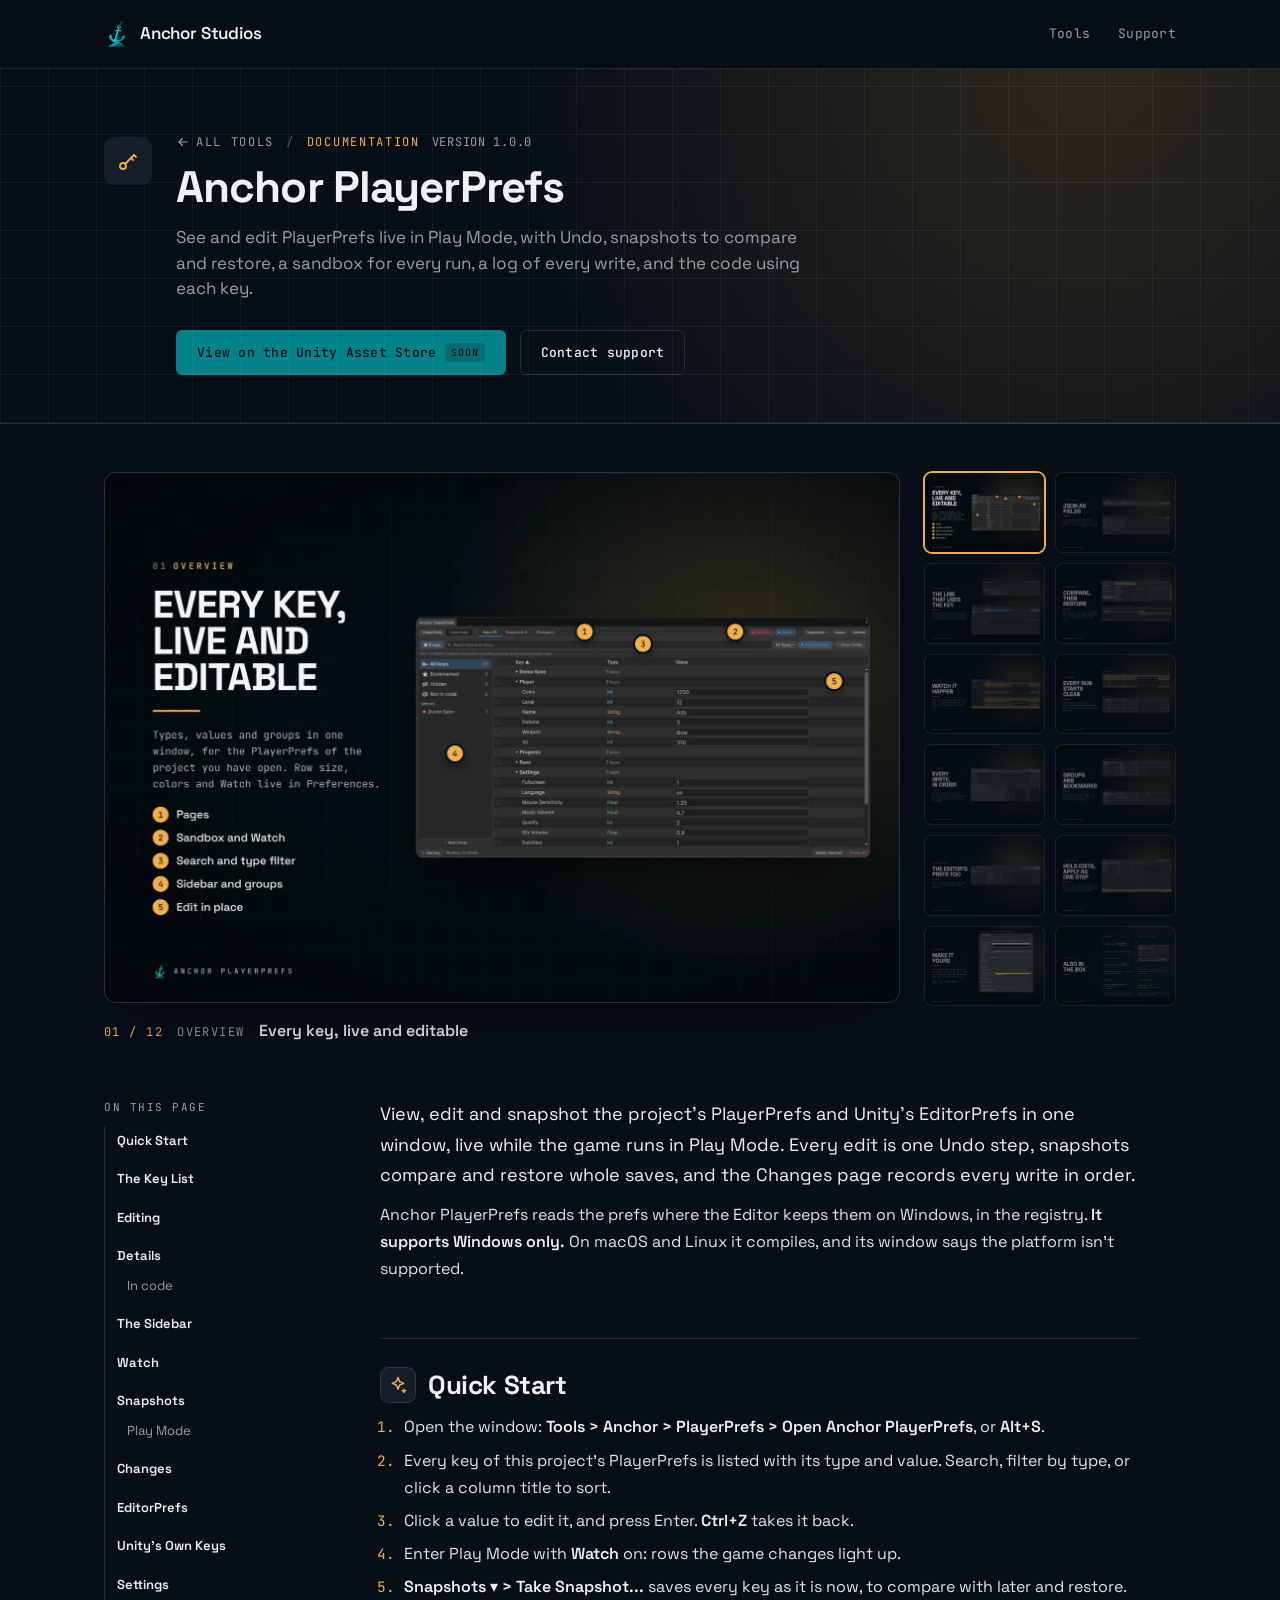
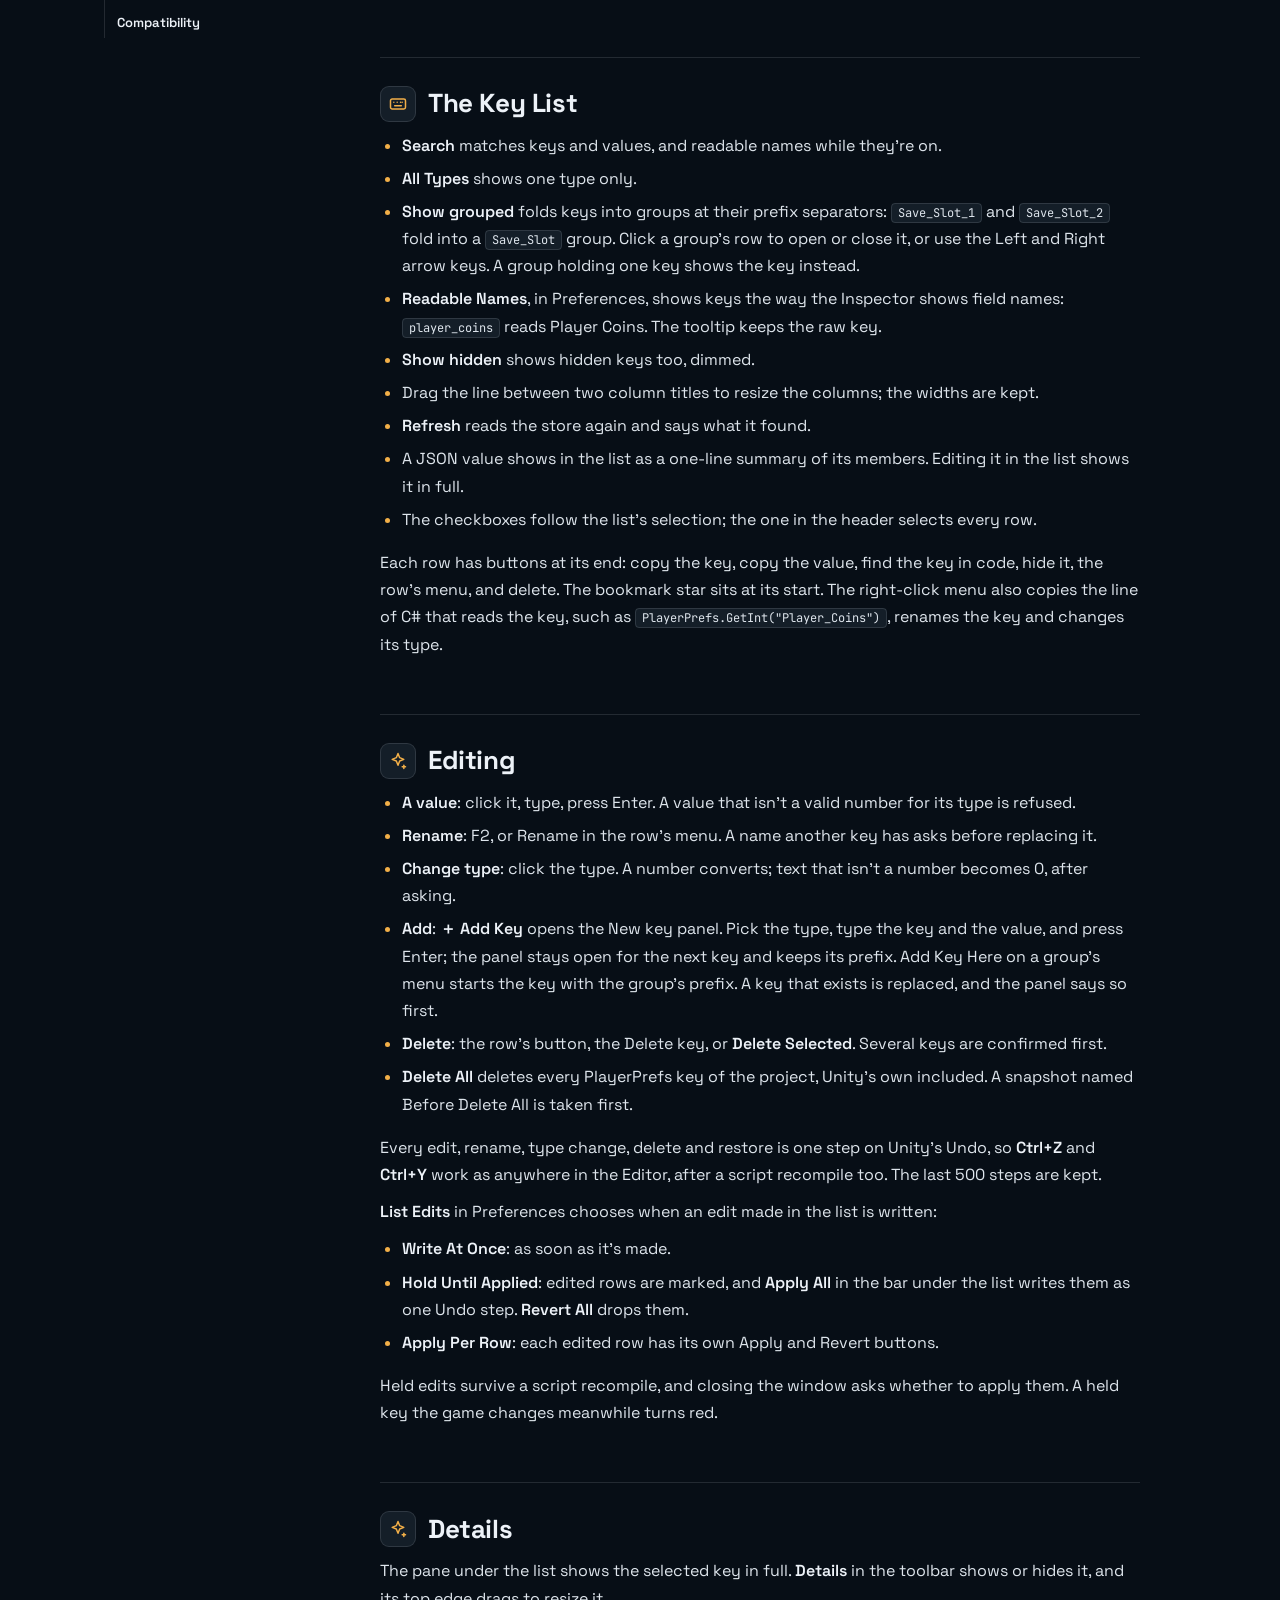
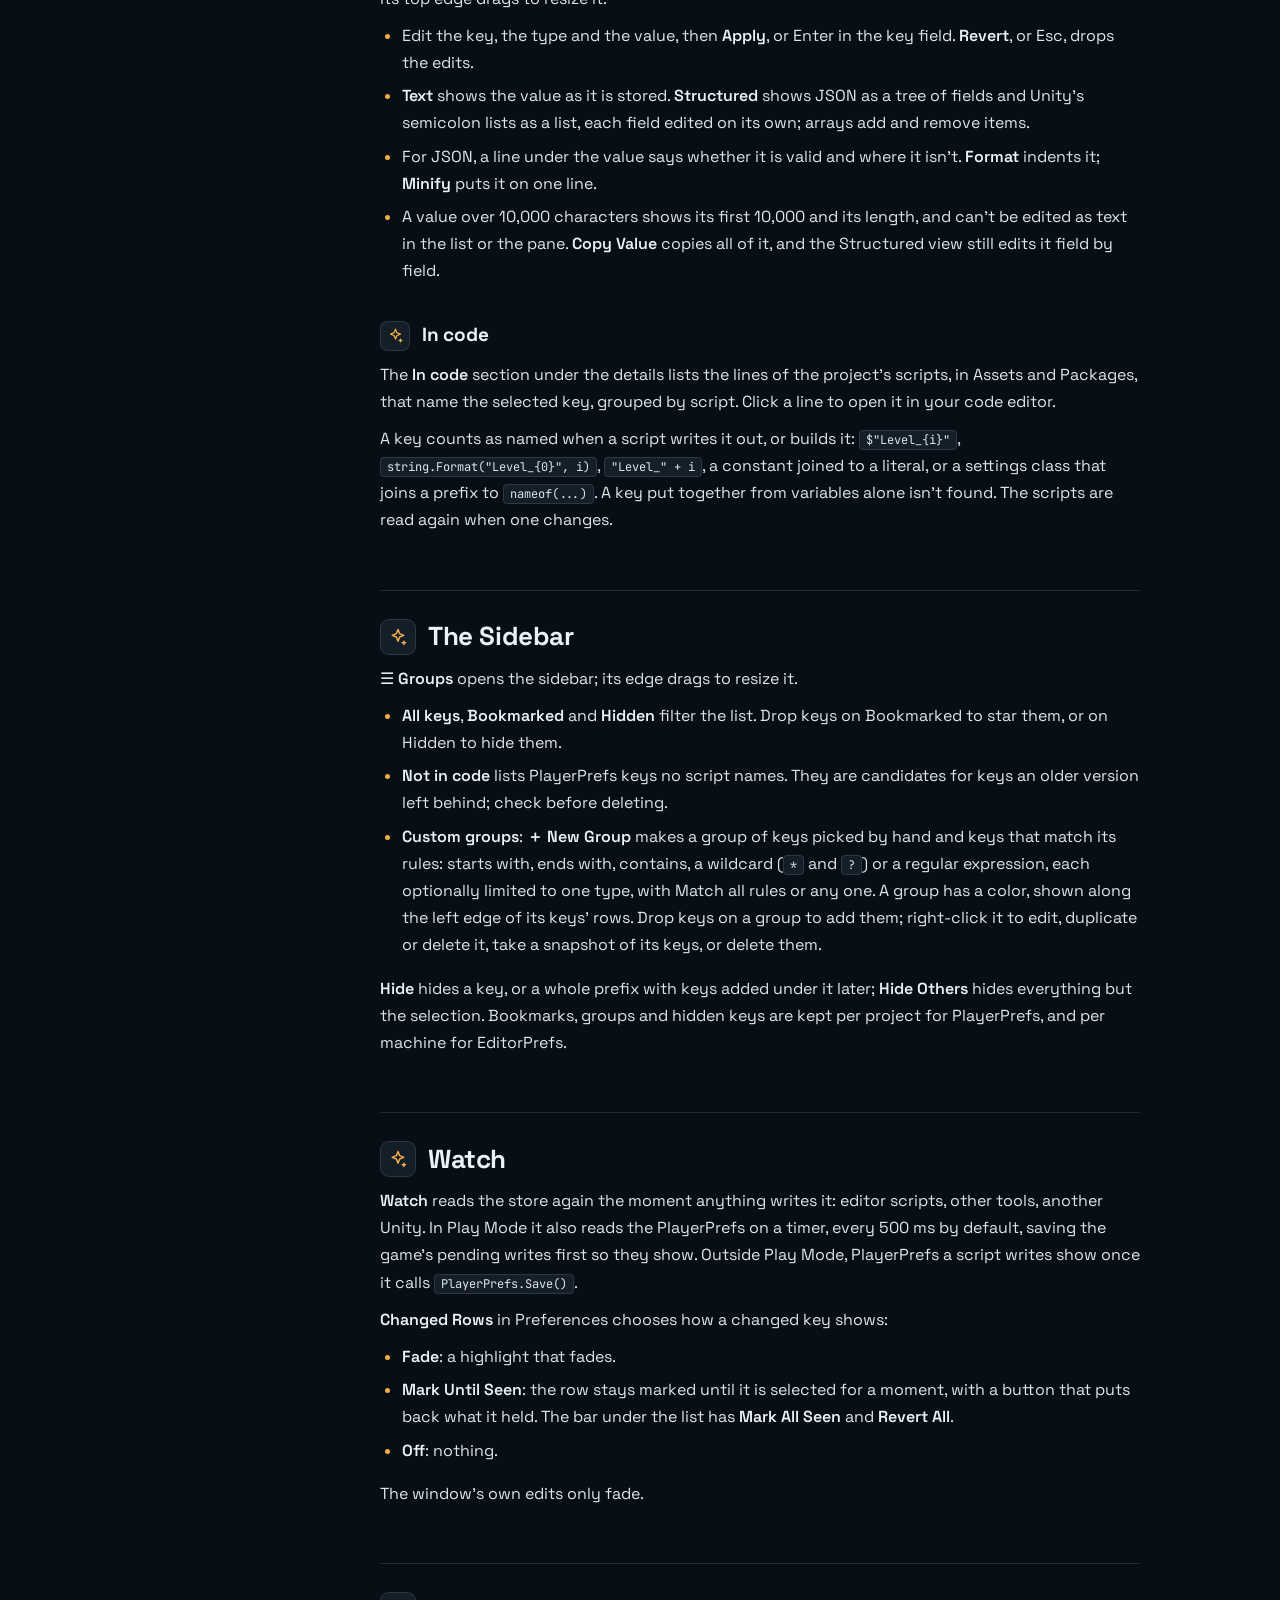
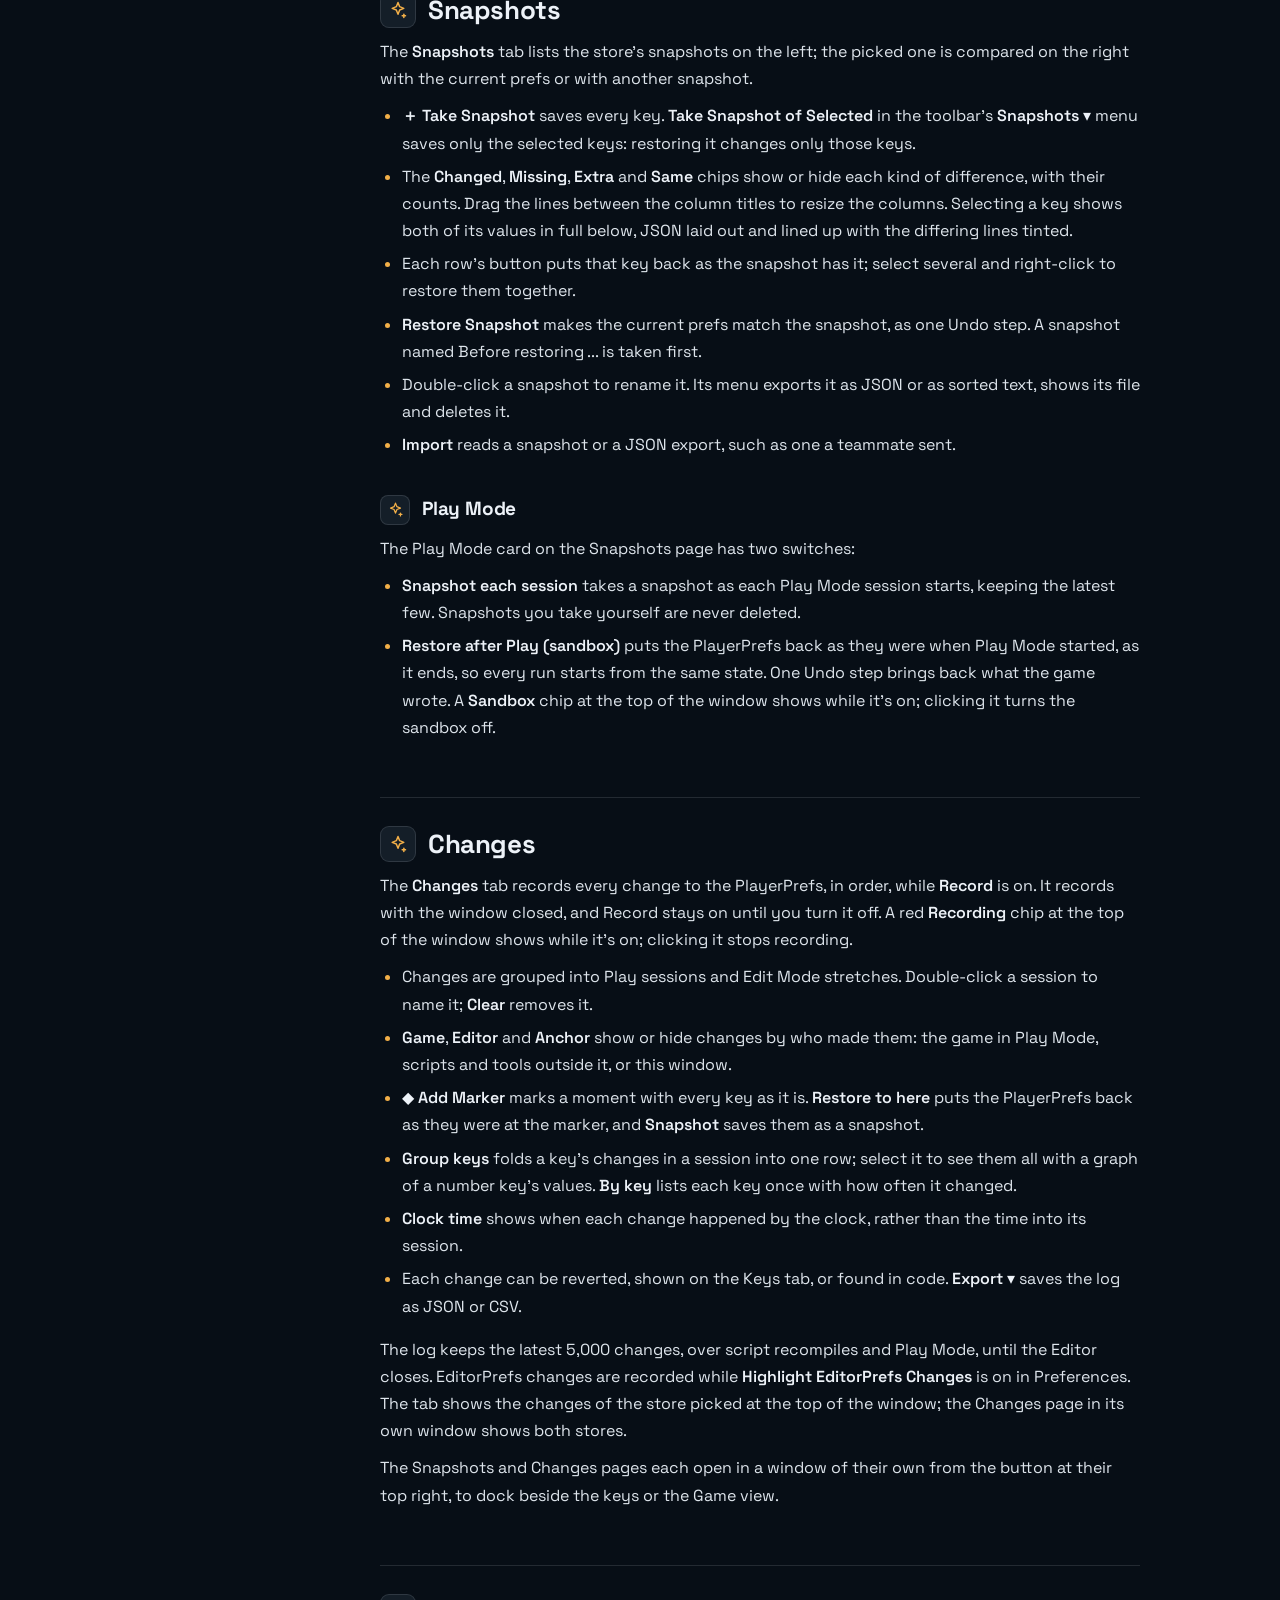
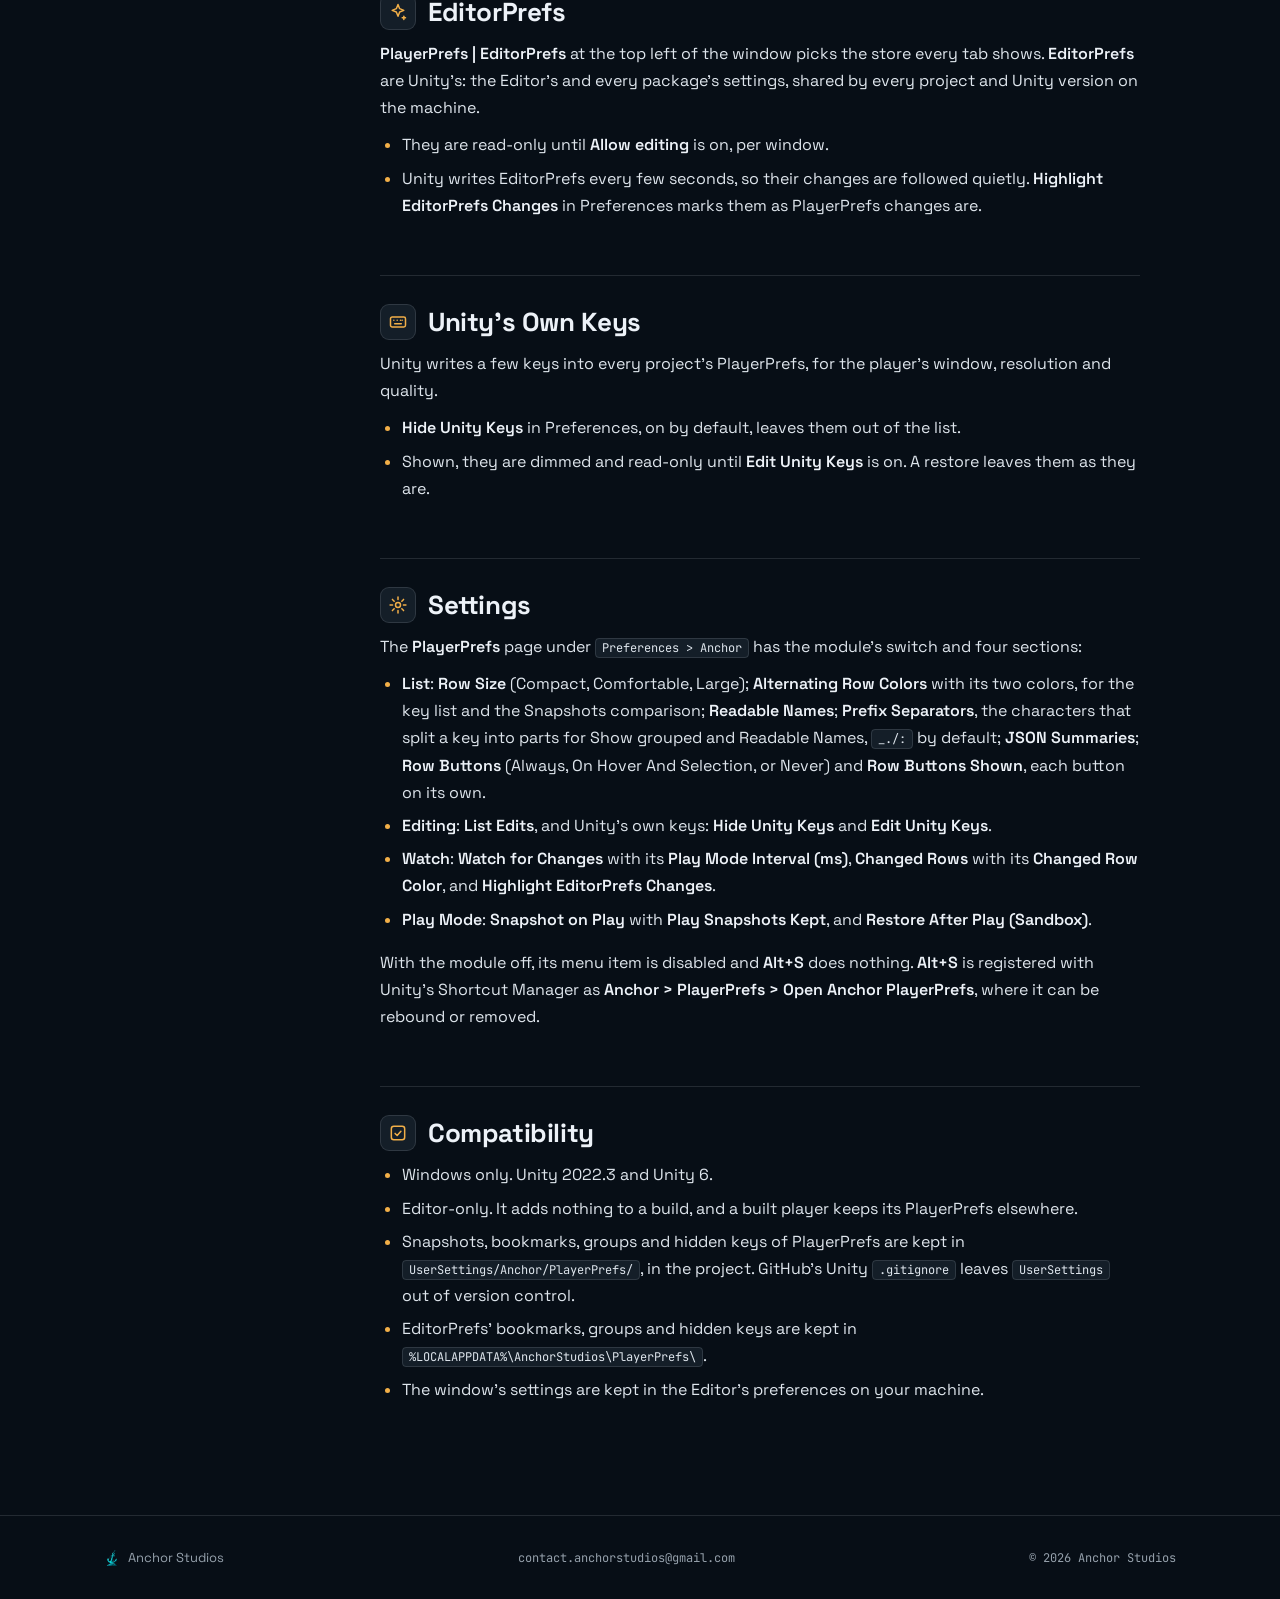
<file: playerprefs/index.html>
<!doctype html>
<!-- Generated from the Anchor PlayerPrefs README by scripts/build-docs.py. Edit the README, then rebuild. -->
<html lang="en">
<head>
  <meta charset="UTF-8">
  <meta name="viewport" content="width=device-width, initial-scale=1.0">
  <title>Anchor PlayerPrefs Documentation — Anchor Studios</title>
  <meta name="description" content="See and edit PlayerPrefs live in Play Mode, with Undo, snapshots to compare and restore, a sandbox for every run, a log of every write, and the code using each key.">
  <meta property="og:type" content="website">
  <meta property="og:url" content="https://anchorstudiosdev.github.io/playerprefs/">
  <meta property="og:title" content="Anchor PlayerPrefs Documentation">
  <meta property="og:description" content="See and edit PlayerPrefs live in Play Mode, with Undo, snapshots to compare and restore, a sandbox for every run, a log of every write, and the code using each key.">
  <meta property="og:image" content="https://anchorstudiosdev.github.io/src/img/tools/playerprefs/social.jpg">
  <meta name="twitter:card" content="summary_large_image">
  <link rel="icon" type="image/png" sizes="32x32" href="../src/img/brand/favicon-32.png">
  <link rel="icon" type="image/png" sizes="48x48" href="../src/img/brand/favicon-48.png">
  <link rel="preconnect" href="https://fonts.googleapis.com">
  <link rel="preconnect" href="https://fonts.gstatic.com" crossorigin>
  <link href="https://fonts.googleapis.com/css2?family=Space+Grotesk:wght@500;600;700&family=JetBrains+Mono:wght@400;500&display=swap" rel="stylesheet">
  <link rel="stylesheet" href="../src/css/styles.css">
  <link rel="stylesheet" href="../src/css/docs.css">
</head>
<body style="--tool-accent: oklch(80% 0.14 75);">

  <header class="site-header">
    <div class="wrap header-inner">
      <a href="../" class="brand">
        <img src="../src/img/brand/mark-crisp-256.png" alt="">
        Anchor Studios
      </a>
      <nav>
        <a href="../#tools">Tools</a>
        <a href="mailto:contact.anchorstudios@gmail.com">Support</a>
      </nav>
    </div>
  </header>

  <main>
    <section class="doc-hero">
      <div class="wrap doc-hero-inner">
        <div class="modal-icon"><svg viewBox="0 0 24 24" fill="none" stroke="currentColor" stroke-width="1.8" stroke-linecap="round" stroke-linejoin="round" width="24" height="24"><circle cx="7" cy="17" r="3"/><path d="M9 15l9-9"/><path d="M15 9l2 2"/><path d="M18 6l2 2"/></svg></div>
        <div>
          <div class="doc-eyebrow">
            <a class="doc-back" href="../#tools"><svg viewBox="0 0 24 24" fill="none" stroke="currentColor" stroke-width="2" stroke-linecap="round" stroke-linejoin="round" aria-hidden="true"><path d="M19 12H5"/><path d="M11 18l-6-6 6-6"/></svg>All tools</a>
            <span class="doc-crumb" aria-hidden="true">/</span>
            Documentation <span class="doc-version">Version 1.0.0</span>
          </div>
          <h1>Anchor PlayerPrefs</h1>
          <p class="lede">See and edit PlayerPrefs live in Play Mode, with Undo, snapshots to compare and restore, a sandbox for every run, a log of every write, and the code using each key.</p>
          <div class="hero-actions">
            <span class="btn btn-primary btn-soon" aria-disabled="true">View on the Unity Asset Store<span class="btn-tag">Soon</span></span>
            <a class="btn btn-ghost" href="mailto:contact.anchorstudios@gmail.com">Contact support</a>
          </div>
        </div>
      </div>
    </section>

    <section class="doc-gallery" id="screenshots" aria-label="Screenshots">
      <div class="wrap gallery">
        <figure class="gallery-stage">
          <div class="gallery-frame">
            <button class="gallery-open" type="button" aria-label="View full size">
              <img id="gallery-image" src="../src/img/tools/playerprefs/01-overview.webp" alt="Overview: Every key, live and editable" width="1600" height="1067" decoding="async">
            </button>
            <button class="gallery-nav gallery-prev" type="button" aria-label="Previous screenshot"><svg viewBox="0 0 24 24" fill="none" stroke="currentColor" stroke-width="2" stroke-linecap="round" stroke-linejoin="round" aria-hidden="true"><path d="M15 18l-6-6 6-6"/></svg></button>
            <button class="gallery-nav gallery-next" type="button" aria-label="Next screenshot"><svg viewBox="0 0 24 24" fill="none" stroke="currentColor" stroke-width="2" stroke-linecap="round" stroke-linejoin="round" aria-hidden="true"><path d="M9 18l6-6-6-6"/></svg></button>
          </div>
          <figcaption class="gallery-caption">
            <span class="gallery-count" id="gallery-count">01 / 12</span>
            <span class="gallery-label" id="gallery-label">Overview</span>
            <span class="gallery-title" id="gallery-title">Every key, live and editable</span>
          </figcaption>
        </figure>
        <div class="gallery-thumbs" id="gallery-thumbs">
          <button class="gallery-thumb" type="button" data-index="0" aria-label="Overview" aria-current="true"><img src="../src/img/tools/playerprefs/01-overview-thumb.webp" alt="" width="480" height="320" loading="lazy" decoding="async"></button><button class="gallery-thumb" type="button" data-index="1" aria-label="Json values"><img src="../src/img/tools/playerprefs/02-structured-thumb.webp" alt="" width="480" height="320" loading="lazy" decoding="async"></button><button class="gallery-thumb" type="button" data-index="2" aria-label="Find in code"><img src="../src/img/tools/playerprefs/03-in-code-thumb.webp" alt="" width="480" height="320" loading="lazy" decoding="async"></button><button class="gallery-thumb" type="button" data-index="3" aria-label="Snapshots"><img src="../src/img/tools/playerprefs/04-snapshots-thumb.webp" alt="" width="480" height="320" loading="lazy" decoding="async"></button><button class="gallery-thumb" type="button" data-index="4" aria-label="Watch"><img src="../src/img/tools/playerprefs/05-watch-thumb.webp" alt="" width="480" height="320" loading="lazy" decoding="async"></button><button class="gallery-thumb" type="button" data-index="5" aria-label="Sandbox"><img src="../src/img/tools/playerprefs/06-sandbox-thumb.webp" alt="" width="480" height="320" loading="lazy" decoding="async"></button><button class="gallery-thumb" type="button" data-index="6" aria-label="Changes"><img src="../src/img/tools/playerprefs/07-changes-thumb.webp" alt="" width="480" height="320" loading="lazy" decoding="async"></button><button class="gallery-thumb" type="button" data-index="7" aria-label="Organize"><img src="../src/img/tools/playerprefs/08-groups-thumb.webp" alt="" width="480" height="320" loading="lazy" decoding="async"></button><button class="gallery-thumb" type="button" data-index="8" aria-label="Editorprefs"><img src="../src/img/tools/playerprefs/09-editorprefs-thumb.webp" alt="" width="480" height="320" loading="lazy" decoding="async"></button><button class="gallery-thumb" type="button" data-index="9" aria-label="List edits"><img src="../src/img/tools/playerprefs/10-list-edits-thumb.webp" alt="" width="480" height="320" loading="lazy" decoding="async"></button><button class="gallery-thumb" type="button" data-index="10" aria-label="Settings"><img src="../src/img/tools/playerprefs/11-settings-thumb.webp" alt="" width="480" height="320" loading="lazy" decoding="async"></button><button class="gallery-thumb" type="button" data-index="11" aria-label="Details"><img src="../src/img/tools/playerprefs/12-details-thumb.webp" alt="" width="480" height="320" loading="lazy" decoding="async"></button>
        </div>
      </div>
      <dialog class="lightbox" id="lightbox" aria-label="Screenshot">
        <figure class="lightbox-figure">
          <img id="lightbox-image" src="../src/img/tools/playerprefs/01-overview.webp" alt="Overview: Every key, live and editable" width="1600" height="1067">
          <figcaption class="gallery-caption" id="lightbox-caption"></figcaption>
        </figure>
        <button class="lightbox-close" type="button" aria-label="Close"><svg viewBox="0 0 24 24" fill="none" stroke="currentColor" stroke-width="2" stroke-linecap="round" stroke-linejoin="round" aria-hidden="true"><path d="M6 6l12 12M18 6L6 18"/></svg></button>
        <button class="gallery-nav lightbox-prev" type="button" aria-label="Previous screenshot"><svg viewBox="0 0 24 24" fill="none" stroke="currentColor" stroke-width="2" stroke-linecap="round" stroke-linejoin="round" aria-hidden="true"><path d="M15 18l-6-6 6-6"/></svg></button>
        <button class="gallery-nav lightbox-next" type="button" aria-label="Next screenshot"><svg viewBox="0 0 24 24" fill="none" stroke="currentColor" stroke-width="2" stroke-linecap="round" stroke-linejoin="round" aria-hidden="true"><path d="M9 18l6-6-6-6"/></svg></button>
      </dialog>
    </section>

    <div class="wrap doc-layout">
      <nav class="doc-toc" aria-label="On this page">
        <div class="doc-toc-title">On this page</div>
        <ul><li class="toc-2"><a href="#quick-start">Quick Start</a></li><li class="toc-2"><a href="#the-key-list">The Key List</a></li><li class="toc-2"><a href="#editing">Editing</a></li><li class="toc-2"><a href="#details">Details</a></li><li class="toc-3"><a href="#in-code">In code</a></li><li class="toc-2"><a href="#the-sidebar">The Sidebar</a></li><li class="toc-2"><a href="#watch">Watch</a></li><li class="toc-2"><a href="#snapshots">Snapshots</a></li><li class="toc-3"><a href="#play-mode">Play Mode</a></li><li class="toc-2"><a href="#changes">Changes</a></li><li class="toc-2"><a href="#editorprefs">EditorPrefs</a></li><li class="toc-2"><a href="#unitys-own-keys">Unity's Own Keys</a></li><li class="toc-2"><a href="#settings">Settings</a></li><li class="toc-2"><a href="#compatibility">Compatibility</a></li></ul>
      </nav>
      <article class="doc-content">
<p>View, edit and snapshot the project's PlayerPrefs and Unity's EditorPrefs in one window, live while the game runs in Play Mode. Every edit is one Undo step, snapshots compare and restore whole saves, and the Changes page records every write in order.</p>
<p>Anchor PlayerPrefs reads the prefs where the Editor keeps them on Windows, in the registry. <strong>It supports Windows only.</strong> On macOS and Linux it compiles, and its window says the platform isn't supported.</p>
<hr>
<h2 id="quick-start"><span class="doc-icon" aria-hidden="true"><svg viewBox="0 0 24 24" fill="none" stroke="currentColor" stroke-width="1.8" stroke-linecap="round" stroke-linejoin="round"><path d="M12 3l2 5 5 2-5 2-2 5-2-5-5-2 5-2 2-5z"/><path d="M19 17v4"/><path d="M17 19h4"/></svg></span><span>Quick Start</span></h2>
<ol><li>
Open the window: <strong>Tools &gt; Anchor &gt; PlayerPrefs &gt; Open Anchor PlayerPrefs</strong>, or <strong>Alt+S</strong>.
</li><li>
Every key of this project's PlayerPrefs is listed with its type and value. Search, filter by type, or click a column title to sort.
</li><li>
Click a value to edit it, and press Enter. <strong>Ctrl+Z</strong> takes it back.
</li><li>
Enter Play Mode with <strong>Watch</strong> on: rows the game changes light up.
</li><li>
<strong>Snapshots ▾ &gt; Take Snapshot...</strong> saves every key as it is now, to compare with later and restore.
</li></ol>
<hr>
<h2 id="the-key-list"><span class="doc-icon" aria-hidden="true"><svg viewBox="0 0 24 24" fill="none" stroke="currentColor" stroke-width="1.8" stroke-linecap="round" stroke-linejoin="round"><rect x="3" y="6" width="18" height="12" rx="2"/><path d="M7 10h.01M11 10h.01M15 10h.01M17 10h.01"/><path d="M8 14h8"/></svg></span><span>The Key List</span></h2>
<ul><li>
<strong>Search</strong> matches keys and values, and readable names while they're on.
</li><li>
<strong>All Types</strong> shows one type only.
</li><li>
<strong>Show grouped</strong> folds keys into groups at their prefix separators: <code>Save_Slot_1</code> and <code>Save_Slot_2</code> fold into a <code>Save_Slot</code> group. Click a group's row to open or close it, or use the Left and Right arrow keys. A group holding one key shows the key instead.
</li><li>
<strong>Readable Names</strong>, in Preferences, shows keys the way the Inspector shows field names: <code>player_coins</code> reads Player Coins. The tooltip keeps the raw key.
</li><li>
<strong>Show hidden</strong> shows hidden keys too, dimmed.
</li><li>
Drag the line between two column titles to resize the columns; the widths are kept.
</li><li>
<strong>Refresh</strong> reads the store again and says what it found.
</li><li>
A JSON value shows in the list as a one-line summary of its members. Editing it in the list shows it in full.
</li><li>
The checkboxes follow the list's selection; the one in the header selects every row.
</li></ul>
<p>Each row has buttons at its end: copy the key, copy the value, find the key in code, hide it, the row's menu, and delete. The bookmark star sits at its start. The right-click menu also copies the line of C# that reads the key, such as <code>PlayerPrefs.GetInt(&quot;Player_Coins&quot;)</code>, renames the key and changes its type.</p>
<hr>
<h2 id="editing"><span class="doc-icon" aria-hidden="true"><svg viewBox="0 0 24 24" fill="none" stroke="currentColor" stroke-width="1.8" stroke-linecap="round" stroke-linejoin="round"><path d="M12 3l2 5 5 2-5 2-2 5-2-5-5-2 5-2 2-5z"/><path d="M19 17v4"/><path d="M17 19h4"/></svg></span><span>Editing</span></h2>
<ul><li>
<strong>A value</strong>: click it, type, press Enter. A value that isn't a valid number for its type is refused.
</li><li>
<strong>Rename</strong>: F2, or Rename in the row's menu. A name another key has asks before replacing it.
</li><li>
<strong>Change type</strong>: click the type. A number converts; text that isn't a number becomes 0, after asking.
</li><li>
<strong>Add</strong>: <strong>＋ Add Key</strong> opens the New key panel. Pick the type, type the key and the value, and press Enter; the panel stays open for the next key and keeps its prefix. Add Key Here on a group's menu starts the key with the group's prefix. A key that exists is replaced, and the panel says so first.
</li><li>
<strong>Delete</strong>: the row's button, the Delete key, or <strong>Delete Selected</strong>. Several keys are confirmed first.
</li><li>
<strong>Delete All</strong> deletes every PlayerPrefs key of the project, Unity's own included. A snapshot named Before Delete All is taken first.
</li></ul>
<p>Every edit, rename, type change, delete and restore is one step on Unity's Undo, so <strong>Ctrl+Z</strong> and <strong>Ctrl+Y</strong> work as anywhere in the Editor, after a script recompile too. The last 500 steps are kept.</p>
<p><strong>List Edits</strong> in Preferences chooses when an edit made in the list is written:</p>
<ul><li>
<strong>Write At Once</strong>: as soon as it's made.
</li><li>
<strong>Hold Until Applied</strong>: edited rows are marked, and <strong>Apply All</strong> in the bar under the list writes them as one Undo step. <strong>Revert All</strong> drops them.
</li><li>
<strong>Apply Per Row</strong>: each edited row has its own Apply and Revert buttons.
</li></ul>
<p>Held edits survive a script recompile, and closing the window asks whether to apply them. A held key the game changes meanwhile turns red.</p>
<hr>
<h2 id="details"><span class="doc-icon" aria-hidden="true"><svg viewBox="0 0 24 24" fill="none" stroke="currentColor" stroke-width="1.8" stroke-linecap="round" stroke-linejoin="round"><path d="M12 3l2 5 5 2-5 2-2 5-2-5-5-2 5-2 2-5z"/><path d="M19 17v4"/><path d="M17 19h4"/></svg></span><span>Details</span></h2>
<p>The pane under the list shows the selected key in full. <strong>Details</strong> in the toolbar shows or hides it, and its top edge drags to resize it.</p>
<ul><li>
Edit the key, the type and the value, then <strong>Apply</strong>, or Enter in the key field. <strong>Revert</strong>, or Esc, drops the edits.
</li><li>
<strong>Text</strong> shows the value as it is stored. <strong>Structured</strong> shows JSON as a tree of fields and Unity's semicolon lists as a list, each field edited on its own; arrays add and remove items.
</li><li>
For JSON, a line under the value says whether it is valid and where it isn't. <strong>Format</strong> indents it; <strong>Minify</strong> puts it on one line.
</li><li>
A value over 10,000 characters shows its first 10,000 and its length, and can't be edited as text in the list or the pane. <strong>Copy Value</strong> copies all of it, and the Structured view still edits it field by field.
</li></ul>
<h3 id="in-code"><span class="doc-icon" aria-hidden="true"><svg viewBox="0 0 24 24" fill="none" stroke="currentColor" stroke-width="1.8" stroke-linecap="round" stroke-linejoin="round"><path d="M12 3l2 5 5 2-5 2-2 5-2-5-5-2 5-2 2-5z"/><path d="M19 17v4"/><path d="M17 19h4"/></svg></span><span>In code</span></h3>
<p>The <strong>In code</strong> section under the details lists the lines of the project's scripts, in Assets and Packages, that name the selected key, grouped by script. Click a line to open it in your code editor.</p>
<p>A key counts as named when a script writes it out, or builds it: <code>$&quot;Level_{i}&quot;</code>, <code>string.Format(&quot;Level_{0}&quot;, i)</code>, <code>&quot;Level_&quot; + i</code>, a constant joined to a literal, or a settings class that joins a prefix to <code>nameof(...)</code>. A key put together from variables alone isn't found. The scripts are read again when one changes.</p>
<hr>
<h2 id="the-sidebar"><span class="doc-icon" aria-hidden="true"><svg viewBox="0 0 24 24" fill="none" stroke="currentColor" stroke-width="1.8" stroke-linecap="round" stroke-linejoin="round"><path d="M12 3l2 5 5 2-5 2-2 5-2-5-5-2 5-2 2-5z"/><path d="M19 17v4"/><path d="M17 19h4"/></svg></span><span>The Sidebar</span></h2>
<p><strong>☰ Groups</strong> opens the sidebar; its edge drags to resize it.</p>
<ul><li>
<strong>All keys</strong>, <strong>Bookmarked</strong> and <strong>Hidden</strong> filter the list. Drop keys on Bookmarked to star them, or on Hidden to hide them.
</li><li>
<strong>Not in code</strong> lists PlayerPrefs keys no script names. They are candidates for keys an older version left behind; check before deleting.
</li><li>
<strong>Custom groups</strong>: <strong>＋ New Group</strong> makes a group of keys picked by hand and keys that match its rules: starts with, ends with, contains, a wildcard (<code>*</code> and <code>?</code>) or a regular expression, each optionally limited to one type, with Match all rules or any one. A group has a color, shown along the left edge of its keys' rows. Drop keys on a group to add them; right-click it to edit, duplicate or delete it, take a snapshot of its keys, or delete them.
</li></ul>
<p><strong>Hide</strong> hides a key, or a whole prefix with keys added under it later; <strong>Hide Others</strong> hides everything but the selection. Bookmarks, groups and hidden keys are kept per project for PlayerPrefs, and per machine for EditorPrefs.</p>
<hr>
<h2 id="watch"><span class="doc-icon" aria-hidden="true"><svg viewBox="0 0 24 24" fill="none" stroke="currentColor" stroke-width="1.8" stroke-linecap="round" stroke-linejoin="round"><path d="M12 3l2 5 5 2-5 2-2 5-2-5-5-2 5-2 2-5z"/><path d="M19 17v4"/><path d="M17 19h4"/></svg></span><span>Watch</span></h2>
<p><strong>Watch</strong> reads the store again the moment anything writes it: editor scripts, other tools, another Unity. In Play Mode it also reads the PlayerPrefs on a timer, every 500 ms by default, saving the game's pending writes first so they show. Outside Play Mode, PlayerPrefs a script writes show once it calls <code>PlayerPrefs.Save()</code>.</p>
<p><strong>Changed Rows</strong> in Preferences chooses how a changed key shows:</p>
<ul><li>
<strong>Fade</strong>: a highlight that fades.
</li><li>
<strong>Mark Until Seen</strong>: the row stays marked until it is selected for a moment, with a button that puts back what it held. The bar under the list has <strong>Mark All Seen</strong> and <strong>Revert All</strong>.
</li><li>
<strong>Off</strong>: nothing.
</li></ul>
<p>The window's own edits only fade.</p>
<hr>
<h2 id="snapshots"><span class="doc-icon" aria-hidden="true"><svg viewBox="0 0 24 24" fill="none" stroke="currentColor" stroke-width="1.8" stroke-linecap="round" stroke-linejoin="round"><path d="M12 3l2 5 5 2-5 2-2 5-2-5-5-2 5-2 2-5z"/><path d="M19 17v4"/><path d="M17 19h4"/></svg></span><span>Snapshots</span></h2>
<p>The <strong>Snapshots</strong> tab lists the store's snapshots on the left; the picked one is compared on the right with the current prefs or with another snapshot.</p>
<ul><li>
<strong>＋ Take Snapshot</strong> saves every key. <strong>Take Snapshot of Selected</strong> in the toolbar's <strong>Snapshots ▾</strong> menu saves only the selected keys: restoring it changes only those keys.
</li><li>
The <strong>Changed</strong>, <strong>Missing</strong>, <strong>Extra</strong> and <strong>Same</strong> chips show or hide each kind of difference, with their counts. Drag the lines between the column titles to resize the columns. Selecting a key shows both of its values in full below, JSON laid out and lined up with the differing lines tinted.
</li><li>
Each row's button puts that key back as the snapshot has it; select several and right-click to restore them together.
</li><li>
<strong>Restore Snapshot</strong> makes the current prefs match the snapshot, as one Undo step. A snapshot named Before restoring ... is taken first.
</li><li>
Double-click a snapshot to rename it. Its menu exports it as JSON or as sorted text, shows its file and deletes it.
</li><li>
<strong>Import</strong> reads a snapshot or a JSON export, such as one a teammate sent.
</li></ul>
<h3 id="play-mode"><span class="doc-icon" aria-hidden="true"><svg viewBox="0 0 24 24" fill="none" stroke="currentColor" stroke-width="1.8" stroke-linecap="round" stroke-linejoin="round"><path d="M12 3l2 5 5 2-5 2-2 5-2-5-5-2 5-2 2-5z"/><path d="M19 17v4"/><path d="M17 19h4"/></svg></span><span>Play Mode</span></h3>
<p>The Play Mode card on the Snapshots page has two switches:</p>
<ul><li>
<strong>Snapshot each session</strong> takes a snapshot as each Play Mode session starts, keeping the latest few. Snapshots you take yourself are never deleted.
</li><li>
<strong>Restore after Play (sandbox)</strong> puts the PlayerPrefs back as they were when Play Mode started, as it ends, so every run starts from the same state. One Undo step brings back what the game wrote. A <strong>Sandbox</strong> chip at the top of the window shows while it's on; clicking it turns the sandbox off.
</li></ul>
<hr>
<h2 id="changes"><span class="doc-icon" aria-hidden="true"><svg viewBox="0 0 24 24" fill="none" stroke="currentColor" stroke-width="1.8" stroke-linecap="round" stroke-linejoin="round"><path d="M12 3l2 5 5 2-5 2-2 5-2-5-5-2 5-2 2-5z"/><path d="M19 17v4"/><path d="M17 19h4"/></svg></span><span>Changes</span></h2>
<p>The <strong>Changes</strong> tab records every change to the PlayerPrefs, in order, while <strong>Record</strong> is on. It records with the window closed, and Record stays on until you turn it off. A red <strong>Recording</strong> chip at the top of the window shows while it's on; clicking it stops recording.</p>
<ul><li>
Changes are grouped into Play sessions and Edit Mode stretches. Double-click a session to name it; <strong>Clear</strong> removes it.
</li><li>
<strong>Game</strong>, <strong>Editor</strong> and <strong>Anchor</strong> show or hide changes by who made them: the game in Play Mode, scripts and tools outside it, or this window.
</li><li>
<strong>◆ Add Marker</strong> marks a moment with every key as it is. <strong>Restore to here</strong> puts the PlayerPrefs back as they were at the marker, and <strong>Snapshot</strong> saves them as a snapshot.
</li><li>
<strong>Group keys</strong> folds a key's changes in a session into one row; select it to see them all with a graph of a number key's values. <strong>By key</strong> lists each key once with how often it changed.
</li><li>
<strong>Clock time</strong> shows when each change happened by the clock, rather than the time into its session.
</li><li>
Each change can be reverted, shown on the Keys tab, or found in code. <strong>Export ▾</strong> saves the log as JSON or CSV.
</li></ul>
<p>The log keeps the latest 5,000 changes, over script recompiles and Play Mode, until the Editor closes. EditorPrefs changes are recorded while <strong>Highlight EditorPrefs Changes</strong> is on in Preferences. The tab shows the changes of the store picked at the top of the window; the Changes page in its own window shows both stores.</p>
<p>The Snapshots and Changes pages each open in a window of their own from the button at their top right, to dock beside the keys or the Game view.</p>
<hr>
<h2 id="editorprefs"><span class="doc-icon" aria-hidden="true"><svg viewBox="0 0 24 24" fill="none" stroke="currentColor" stroke-width="1.8" stroke-linecap="round" stroke-linejoin="round"><path d="M12 3l2 5 5 2-5 2-2 5-2-5-5-2 5-2 2-5z"/><path d="M19 17v4"/><path d="M17 19h4"/></svg></span><span>EditorPrefs</span></h2>
<p><strong>PlayerPrefs | EditorPrefs</strong> at the top left of the window picks the store every tab shows. <strong>EditorPrefs</strong> are Unity's: the Editor's and every package's settings, shared by every project and Unity version on the machine.</p>
<ul><li>
They are read-only until <strong>Allow editing</strong> is on, per window.
</li><li>
Unity writes EditorPrefs every few seconds, so their changes are followed quietly. <strong>Highlight EditorPrefs Changes</strong> in Preferences marks them as PlayerPrefs changes are.
</li></ul>
<hr>
<h2 id="unitys-own-keys"><span class="doc-icon" aria-hidden="true"><svg viewBox="0 0 24 24" fill="none" stroke="currentColor" stroke-width="1.8" stroke-linecap="round" stroke-linejoin="round"><rect x="3" y="6" width="18" height="12" rx="2"/><path d="M7 10h.01M11 10h.01M15 10h.01M17 10h.01"/><path d="M8 14h8"/></svg></span><span>Unity's Own Keys</span></h2>
<p>Unity writes a few keys into every project's PlayerPrefs, for the player's window, resolution and quality.</p>
<ul><li>
<strong>Hide Unity Keys</strong> in Preferences, on by default, leaves them out of the list.
</li><li>
Shown, they are dimmed and read-only until <strong>Edit Unity Keys</strong> is on. A restore leaves them as they are.
</li></ul>
<hr>
<h2 id="settings"><span class="doc-icon" aria-hidden="true"><svg viewBox="0 0 24 24" fill="none" stroke="currentColor" stroke-width="1.8" stroke-linecap="round" stroke-linejoin="round"><circle cx="12" cy="12" r="3"/><path d="M12 2.5v3M12 18.5v3M2.5 12h3M18.5 12h3M5.3 5.3l2.1 2.1M16.6 16.6l2.1 2.1M5.3 18.7l2.1-2.1M16.6 7.4l2.1-2.1"/></svg></span><span>Settings</span></h2>
<p>The <strong>PlayerPrefs</strong> page under <code>Preferences &gt; Anchor</code> has the module's switch and four sections:</p>
<ul><li>
<strong>List</strong>: <strong>Row Size</strong> (Compact, Comfortable, Large); <strong>Alternating Row Colors</strong> with its two colors, for the key list and the Snapshots comparison; <strong>Readable Names</strong>; <strong>Prefix Separators</strong>, the characters that split a key into parts for Show grouped and Readable Names, <code>_./:</code> by default; <strong>JSON Summaries</strong>; <strong>Row Buttons</strong> (Always, On Hover And Selection, or Never) and <strong>Row Buttons Shown</strong>, each button on its own.
</li><li>
<strong>Editing</strong>: <strong>List Edits</strong>, and Unity's own keys: <strong>Hide Unity Keys</strong> and <strong>Edit Unity Keys</strong>.
</li><li>
<strong>Watch</strong>: <strong>Watch for Changes</strong> with its <strong>Play Mode Interval (ms)</strong>, <strong>Changed Rows</strong> with its <strong>Changed Row Color</strong>, and <strong>Highlight EditorPrefs Changes</strong>.
</li><li>
<strong>Play Mode</strong>: <strong>Snapshot on Play</strong> with <strong>Play Snapshots Kept</strong>, and <strong>Restore After Play (Sandbox)</strong>.
</li></ul>
<p>With the module off, its menu item is disabled and <strong>Alt+S</strong> does nothing. <strong>Alt+S</strong> is registered with Unity's Shortcut Manager as <strong>Anchor &gt; PlayerPrefs &gt; Open Anchor PlayerPrefs</strong>, where it can be rebound or removed.</p>
<hr>
<h2 id="compatibility"><span class="doc-icon" aria-hidden="true"><svg viewBox="0 0 24 24" fill="none" stroke="currentColor" stroke-width="1.8" stroke-linecap="round" stroke-linejoin="round"><rect x="4" y="4" width="16" height="16" rx="3"/><path d="M8.5 12.5l2.5 2.5 4.5-5"/></svg></span><span>Compatibility</span></h2>
<ul><li>
Windows only. Unity 2022.3 and Unity 6.
</li><li>
Editor-only. It adds nothing to a build, and a built player keeps its PlayerPrefs elsewhere.
</li><li>
Snapshots, bookmarks, groups and hidden keys of PlayerPrefs are kept in <code>UserSettings/Anchor/PlayerPrefs/</code>, in the project. GitHub's Unity <code>.gitignore</code> leaves <code>UserSettings</code> out of version control.
</li><li>
EditorPrefs' bookmarks, groups and hidden keys are kept in <code>%LOCALAPPDATA%\AnchorStudios\PlayerPrefs\</code>.
</li><li>
The window's settings are kept in the Editor's preferences on your machine.
</li></ul>
      </article>
    </div>
  </main>

  <footer class="site-footer">
    <div class="wrap footer-inner">
      <div class="footer-brand">
        <img src="../src/img/brand/mark-crisp-256.png" alt="">
        Anchor Studios
      </div>
      <a class="footer-contact" href="mailto:contact.anchorstudios@gmail.com">contact.anchorstudios@gmail.com</a>
      <span class="copyright">&copy; 2026 Anchor Studios</span>
    </div>
  </footer>

  <script>
    (() => {
      const base = '../src/img/tools/playerprefs/';
      const shots = [{"src": "01-overview.webp", "label": "Overview", "title": "Every key, live and editable"}, {"src": "02-structured.webp", "label": "Json values", "title": "JSON as fields"}, {"src": "03-in-code.webp", "label": "Find in code", "title": "The line that uses the key"}, {"src": "04-snapshots.webp", "label": "Snapshots", "title": "Compare, then restore"}, {"src": "05-watch.webp", "label": "Watch", "title": "Watch it happen"}, {"src": "06-sandbox.webp", "label": "Sandbox", "title": "Every run starts clean"}, {"src": "07-changes.webp", "label": "Changes", "title": "Every write, in order"}, {"src": "08-groups.webp", "label": "Organize", "title": "Groups and bookmarks"}, {"src": "09-editorprefs.webp", "label": "Editorprefs", "title": "The Editor’s prefs too"}, {"src": "10-list-edits.webp", "label": "List edits", "title": "Hold edits, apply as one step"}, {"src": "11-settings.webp", "label": "Settings", "title": "Make it yours"}, {"src": "12-details.webp", "label": "Details", "title": "Also in the box"}];
      const $ = id => document.getElementById(id);
      const strip = $('gallery-thumbs');
      const thumbs = [...strip.querySelectorAll('.gallery-thumb')];
      const lightbox = $('lightbox');
      const caption = document.querySelector('.gallery-stage .gallery-caption');
      const pad = n => String(n).padStart(2, '0');
      let index = 0;

      function show(next) {
        index = (next + shots.length) % shots.length;
        const shot = shots[index];
        const alt = shot.label + ': ' + shot.title;
        for (const image of [$('gallery-image'), $('lightbox-image')]) {
          image.src = base + shot.src;
          image.alt = alt;
        }
        $('gallery-count').textContent = pad(index + 1) + ' / ' + pad(shots.length);
        $('gallery-label').textContent = shot.label;
        $('gallery-title').textContent = shot.title;
        $('lightbox-caption').innerHTML = caption.innerHTML;
        thumbs.forEach((thumb, i) => thumb.setAttribute('aria-current', i === index));
        const thumb = thumbs[index];
        if (strip.scrollWidth > strip.clientWidth)
          strip.scrollTo({ left: thumb.offsetLeft - (strip.clientWidth - thumb.offsetWidth) / 2, behavior: 'smooth' });
        new Image().src = base + shots[(index + 1) % shots.length].src;
      }

      for (const button of document.querySelectorAll('.gallery-prev, .lightbox-prev'))
        button.addEventListener('click', () => show(index - 1));
      for (const button of document.querySelectorAll('.gallery-next, .lightbox-next'))
        button.addEventListener('click', () => show(index + 1));
      strip.addEventListener('click', e => {
        const thumb = e.target.closest('.gallery-thumb');
        if (thumb) show(Number(thumb.dataset.index));
      });
      document.querySelector('.gallery-open').addEventListener('click', () => lightbox.showModal());
      document.querySelector('.lightbox-close').addEventListener('click', () => lightbox.close());
      lightbox.addEventListener('click', e => { if (e.target === lightbox) lightbox.close(); });
      $('screenshots').addEventListener('keydown', e => {
        if (e.key !== 'ArrowLeft' && e.key !== 'ArrowRight') return;
        e.preventDefault();
        show(index + (e.key === 'ArrowLeft' ? -1 : 1));
      });
      $('lightbox-caption').innerHTML = caption.innerHTML;
    })();
  </script>
</body>
</html>
</file>
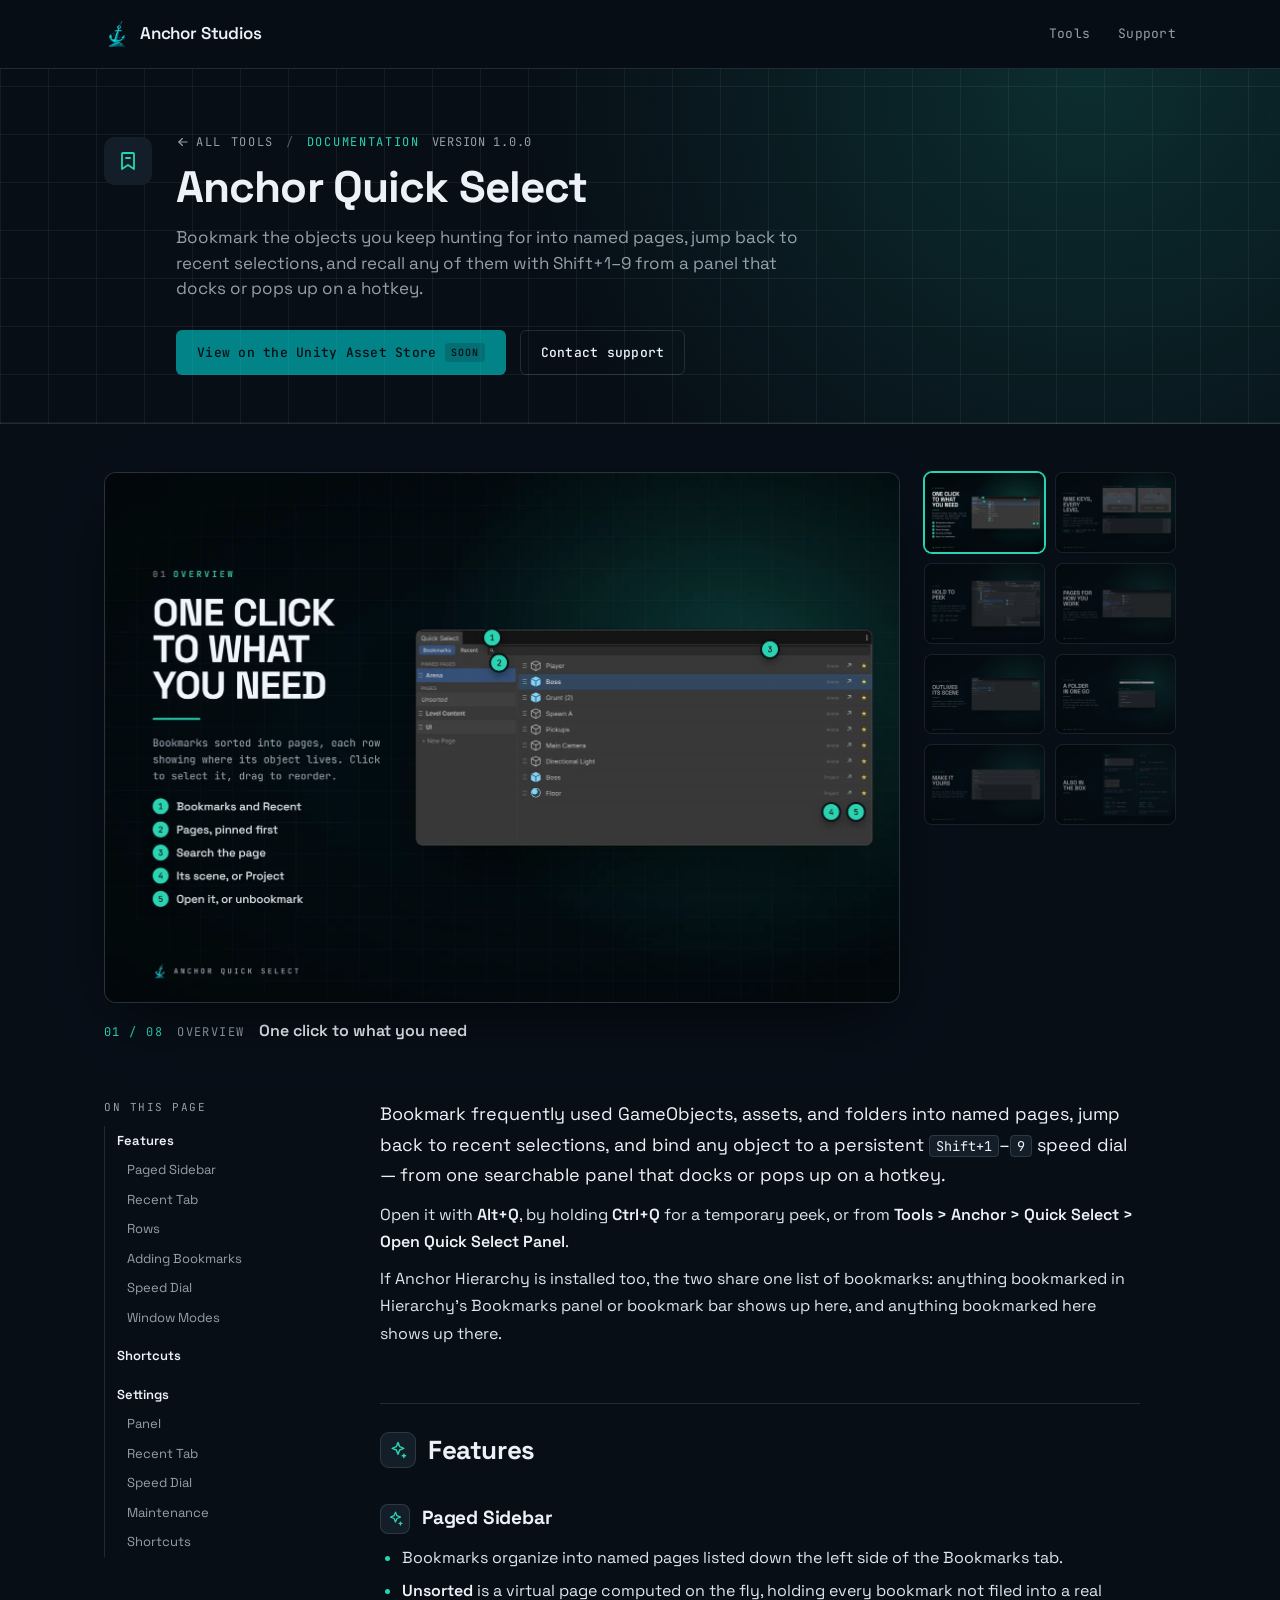
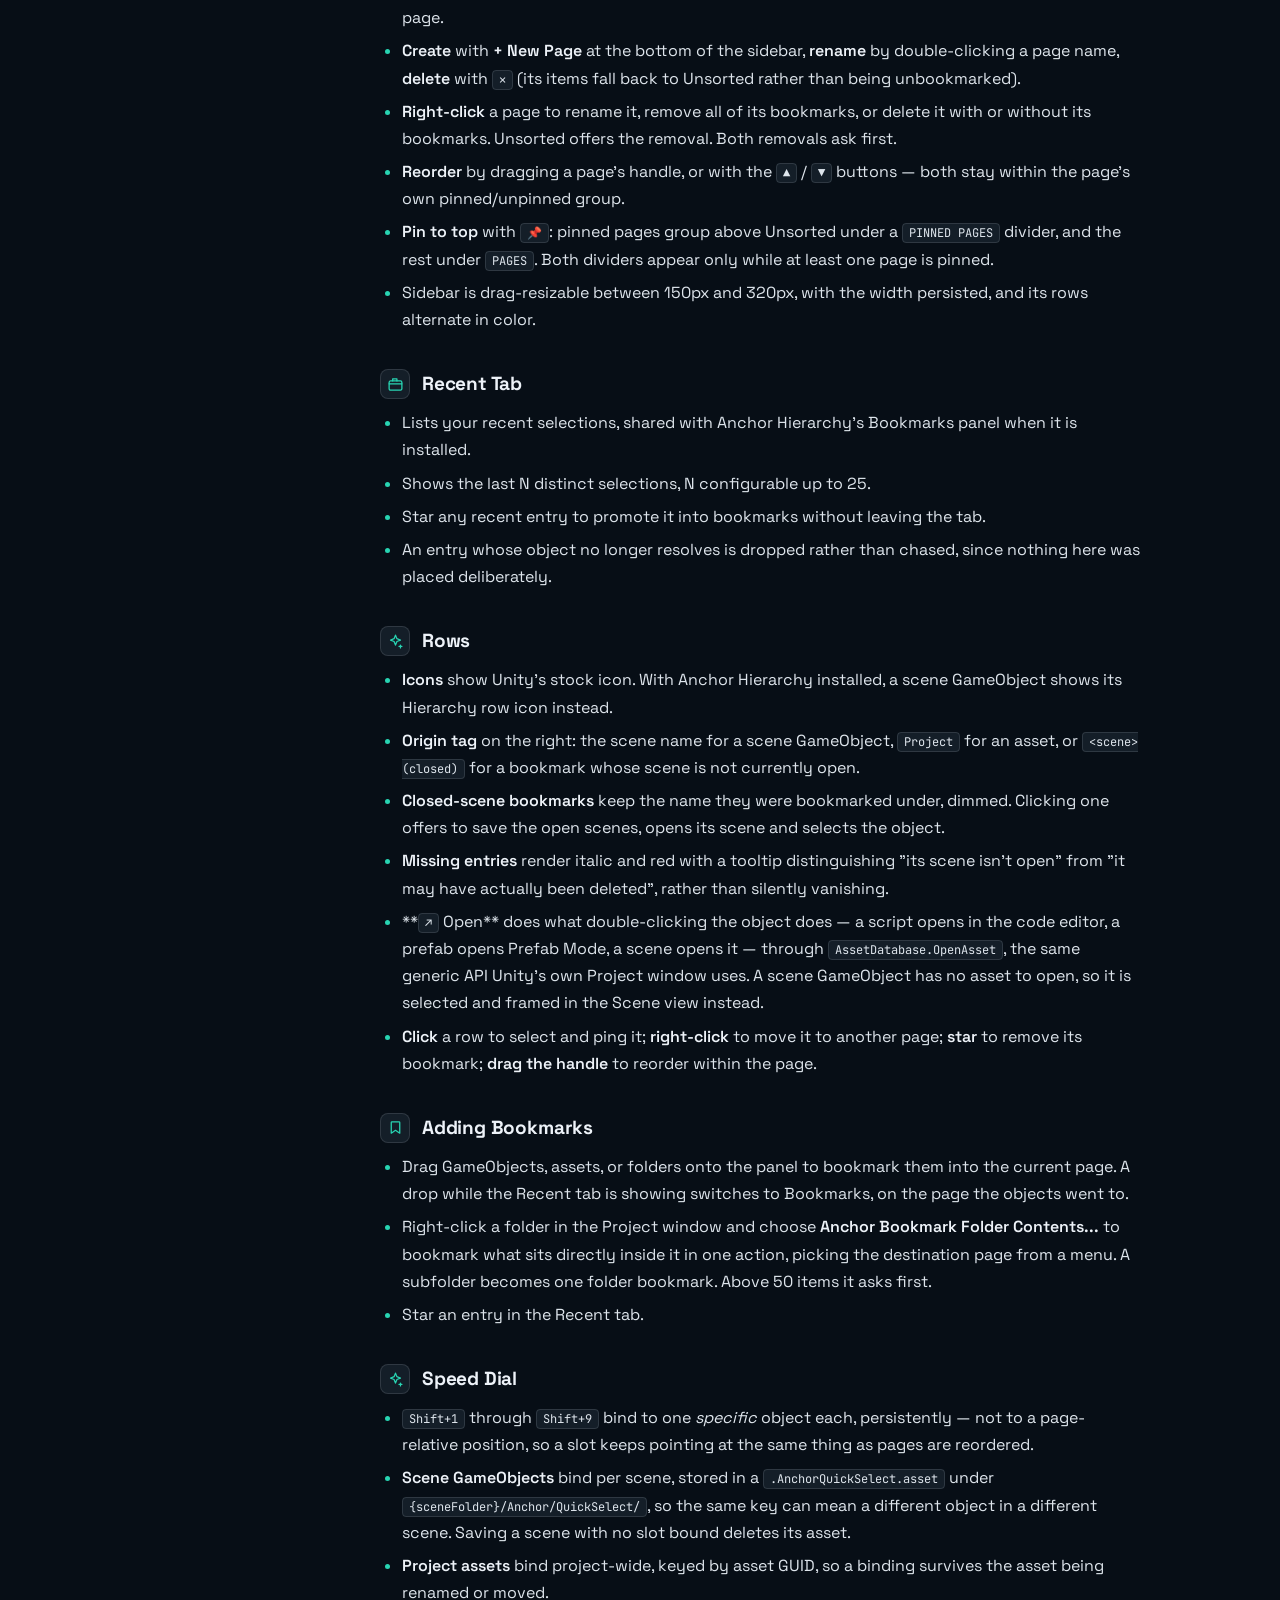
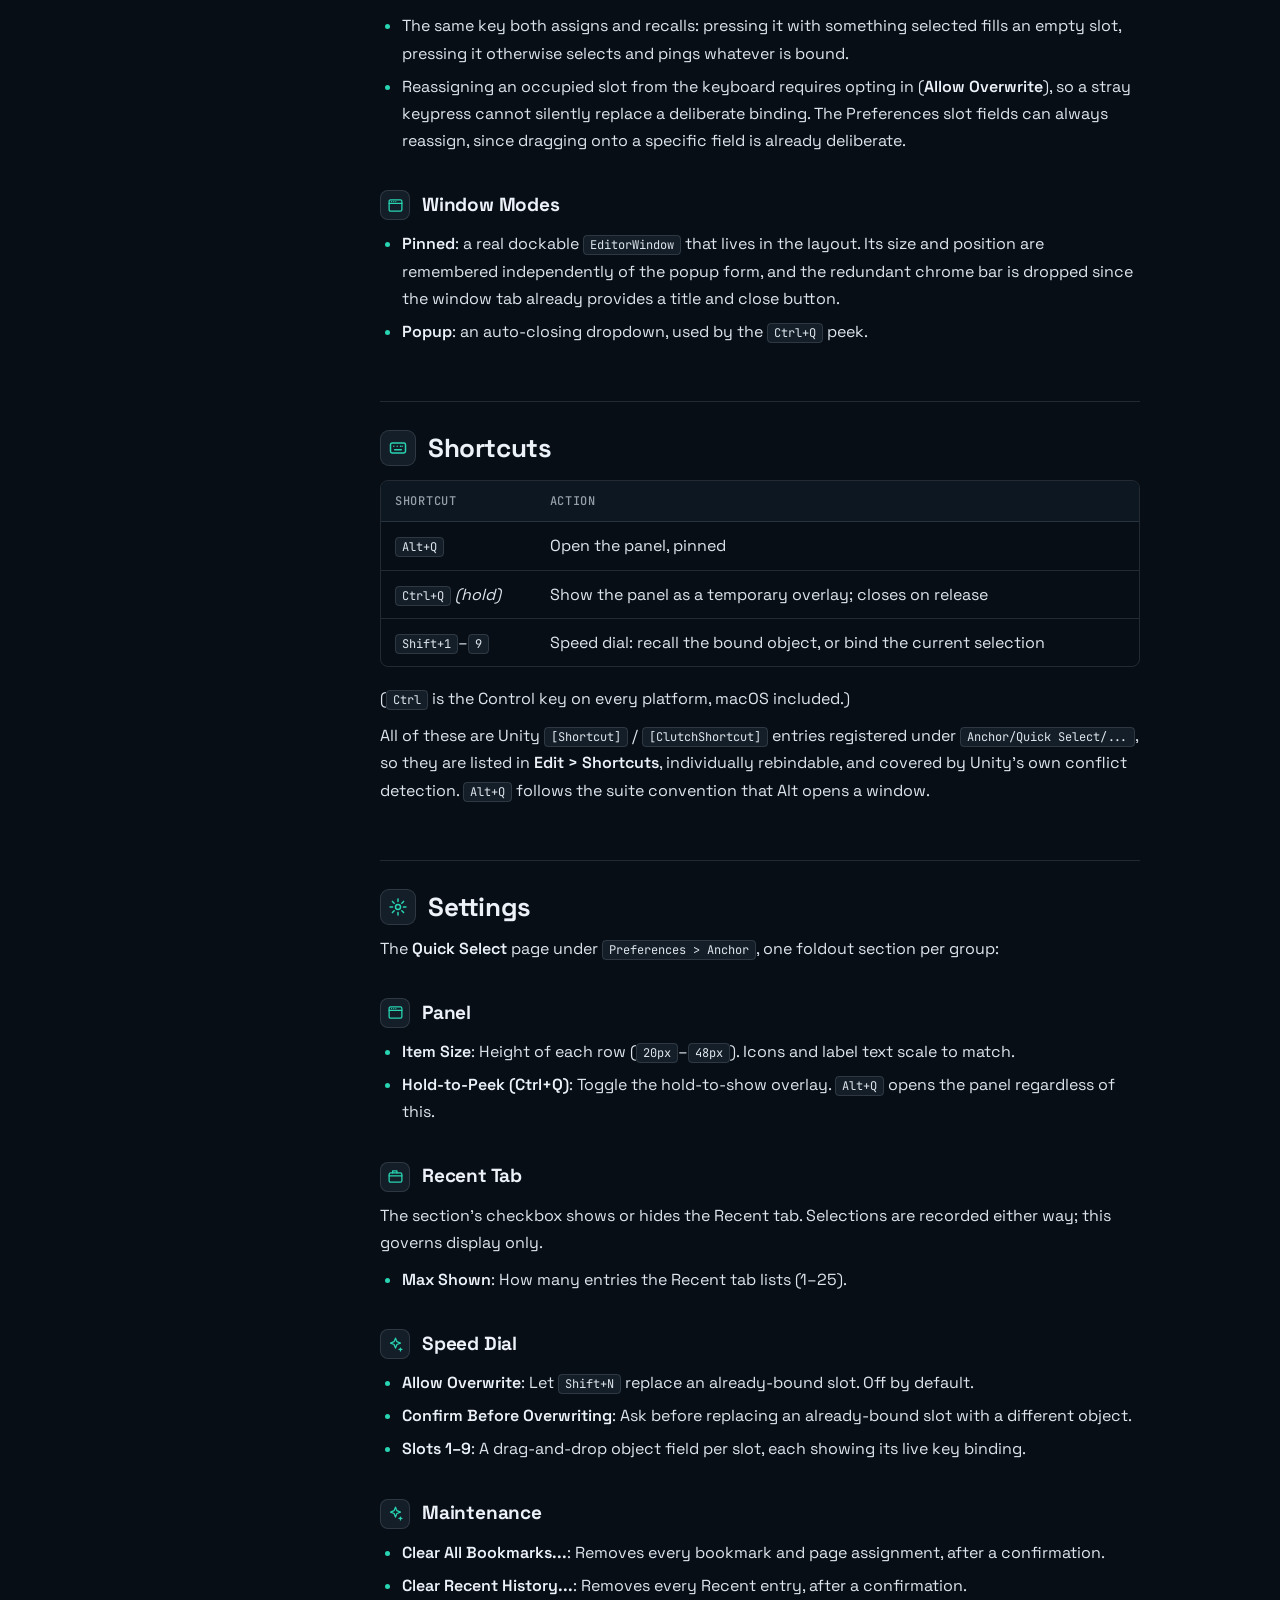
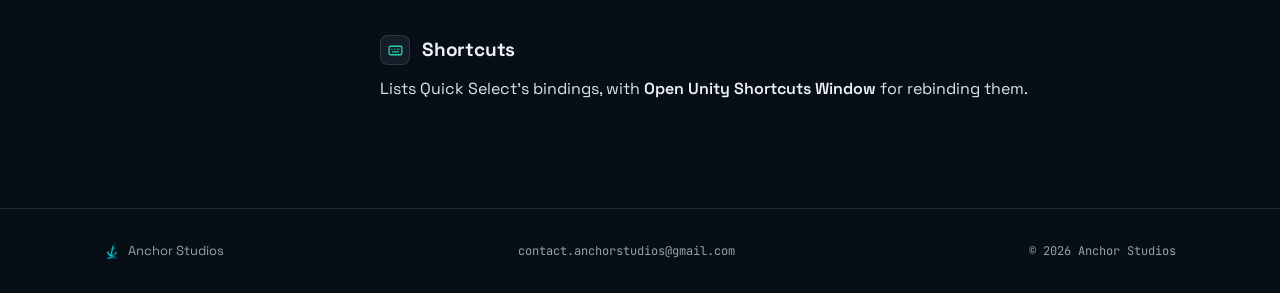
<file: quickselect/index.html>
<!doctype html>
<!-- Generated from the Anchor Quick Select README by scripts/build-docs.py. Edit the README, then rebuild. -->
<html lang="en">
<head>
  <meta charset="UTF-8">
  <meta name="viewport" content="width=device-width, initial-scale=1.0">
  <title>Anchor Quick Select Documentation — Anchor Studios</title>
  <meta name="description" content="Bookmark the objects you keep hunting for into named pages, jump back to recent selections, and recall any of them with Shift+1–9 from a panel that docks or pops up on a hotkey.">
  <meta property="og:type" content="website">
  <meta property="og:url" content="https://anchorstudiosdev.github.io/quickselect/">
  <meta property="og:title" content="Anchor Quick Select Documentation">
  <meta property="og:description" content="Bookmark the objects you keep hunting for into named pages, jump back to recent selections, and recall any of them with Shift+1–9 from a panel that docks or pops up on a hotkey.">
  <meta property="og:image" content="https://anchorstudiosdev.github.io/src/img/tools/quickselect/social.jpg">
  <meta name="twitter:card" content="summary_large_image">
  <link rel="icon" type="image/png" sizes="32x32" href="../src/img/brand/favicon-32.png">
  <link rel="icon" type="image/png" sizes="48x48" href="../src/img/brand/favicon-48.png">
  <link rel="preconnect" href="https://fonts.googleapis.com">
  <link rel="preconnect" href="https://fonts.gstatic.com" crossorigin>
  <link href="https://fonts.googleapis.com/css2?family=Space+Grotesk:wght@500;600;700&family=JetBrains+Mono:wght@400;500&display=swap" rel="stylesheet">
  <link rel="stylesheet" href="../src/css/styles.css">
  <link rel="stylesheet" href="../src/css/docs.css">
</head>
<body style="--tool-accent: oklch(78% 0.14 175);">

  <header class="site-header">
    <div class="wrap header-inner">
      <a href="../" class="brand">
        <img src="../src/img/brand/mark-crisp-256.png" alt="">
        Anchor Studios
      </a>
      <nav>
        <a href="../#tools">Tools</a>
        <a href="mailto:contact.anchorstudios@gmail.com">Support</a>
      </nav>
    </div>
  </header>

  <main>
    <section class="doc-hero">
      <div class="wrap doc-hero-inner">
        <div class="modal-icon"><svg viewBox="0 0 24 24" fill="none" stroke="currentColor" stroke-width="1.8" stroke-linecap="round" stroke-linejoin="round" width="24" height="24"><path d="M7 4h10a1 1 0 0 1 1 1v15l-6-4-6 4V5a1 1 0 0 1 1-1z"/><path d="M10 9h4"/></svg></div>
        <div>
          <div class="doc-eyebrow">
            <a class="doc-back" href="../#tools"><svg viewBox="0 0 24 24" fill="none" stroke="currentColor" stroke-width="2" stroke-linecap="round" stroke-linejoin="round" aria-hidden="true"><path d="M19 12H5"/><path d="M11 18l-6-6 6-6"/></svg>All tools</a>
            <span class="doc-crumb" aria-hidden="true">/</span>
            Documentation <span class="doc-version">Version 1.0.0</span>
          </div>
          <h1>Anchor Quick Select</h1>
          <p class="lede">Bookmark the objects you keep hunting for into named pages, jump back to recent selections, and recall any of them with Shift+1–9 from a panel that docks or pops up on a hotkey.</p>
          <div class="hero-actions">
            <span class="btn btn-primary btn-soon" aria-disabled="true">View on the Unity Asset Store<span class="btn-tag">Soon</span></span>
            <a class="btn btn-ghost" href="mailto:contact.anchorstudios@gmail.com">Contact support</a>
          </div>
        </div>
      </div>
    </section>

    <section class="doc-gallery" id="screenshots" aria-label="Screenshots">
      <div class="wrap gallery">
        <figure class="gallery-stage">
          <div class="gallery-frame">
            <button class="gallery-open" type="button" aria-label="View full size">
              <img id="gallery-image" src="../src/img/tools/quickselect/01-overview.webp" alt="Overview: One click to what you need" width="1600" height="1067" decoding="async">
            </button>
            <button class="gallery-nav gallery-prev" type="button" aria-label="Previous screenshot"><svg viewBox="0 0 24 24" fill="none" stroke="currentColor" stroke-width="2" stroke-linecap="round" stroke-linejoin="round" aria-hidden="true"><path d="M15 18l-6-6 6-6"/></svg></button>
            <button class="gallery-nav gallery-next" type="button" aria-label="Next screenshot"><svg viewBox="0 0 24 24" fill="none" stroke="currentColor" stroke-width="2" stroke-linecap="round" stroke-linejoin="round" aria-hidden="true"><path d="M9 18l6-6-6-6"/></svg></button>
          </div>
          <figcaption class="gallery-caption">
            <span class="gallery-count" id="gallery-count">01 / 08</span>
            <span class="gallery-label" id="gallery-label">Overview</span>
            <span class="gallery-title" id="gallery-title">One click to what you need</span>
          </figcaption>
        </figure>
        <div class="gallery-thumbs" id="gallery-thumbs">
          <button class="gallery-thumb" type="button" data-index="0" aria-label="Overview" aria-current="true"><img src="../src/img/tools/quickselect/01-overview-thumb.webp" alt="" width="480" height="320" loading="lazy" decoding="async"></button><button class="gallery-thumb" type="button" data-index="1" aria-label="Speed dial"><img src="../src/img/tools/quickselect/02-speeddial-thumb.webp" alt="" width="480" height="320" loading="lazy" decoding="async"></button><button class="gallery-thumb" type="button" data-index="2" aria-label="Peek"><img src="../src/img/tools/quickselect/03-peek-thumb.webp" alt="" width="480" height="320" loading="lazy" decoding="async"></button><button class="gallery-thumb" type="button" data-index="3" aria-label="Pages"><img src="../src/img/tools/quickselect/04-pages-thumb.webp" alt="" width="480" height="320" loading="lazy" decoding="async"></button><button class="gallery-thumb" type="button" data-index="4" aria-label="Closed scenes"><img src="../src/img/tools/quickselect/05-closed-thumb.webp" alt="" width="480" height="320" loading="lazy" decoding="async"></button><button class="gallery-thumb" type="button" data-index="5" aria-label="Folders"><img src="../src/img/tools/quickselect/06-folders-thumb.webp" alt="" width="480" height="320" loading="lazy" decoding="async"></button><button class="gallery-thumb" type="button" data-index="6" aria-label="Settings"><img src="../src/img/tools/quickselect/07-settings-thumb.webp" alt="" width="480" height="320" loading="lazy" decoding="async"></button><button class="gallery-thumb" type="button" data-index="7" aria-label="In the box"><img src="../src/img/tools/quickselect/08-box-thumb.webp" alt="" width="480" height="320" loading="lazy" decoding="async"></button>
        </div>
      </div>
      <dialog class="lightbox" id="lightbox" aria-label="Screenshot">
        <figure class="lightbox-figure">
          <img id="lightbox-image" src="../src/img/tools/quickselect/01-overview.webp" alt="Overview: One click to what you need" width="1600" height="1067">
          <figcaption class="gallery-caption" id="lightbox-caption"></figcaption>
        </figure>
        <button class="lightbox-close" type="button" aria-label="Close"><svg viewBox="0 0 24 24" fill="none" stroke="currentColor" stroke-width="2" stroke-linecap="round" stroke-linejoin="round" aria-hidden="true"><path d="M6 6l12 12M18 6L6 18"/></svg></button>
        <button class="gallery-nav lightbox-prev" type="button" aria-label="Previous screenshot"><svg viewBox="0 0 24 24" fill="none" stroke="currentColor" stroke-width="2" stroke-linecap="round" stroke-linejoin="round" aria-hidden="true"><path d="M15 18l-6-6 6-6"/></svg></button>
        <button class="gallery-nav lightbox-next" type="button" aria-label="Next screenshot"><svg viewBox="0 0 24 24" fill="none" stroke="currentColor" stroke-width="2" stroke-linecap="round" stroke-linejoin="round" aria-hidden="true"><path d="M9 18l6-6-6-6"/></svg></button>
      </dialog>
    </section>

    <div class="wrap doc-layout">
      <nav class="doc-toc" aria-label="On this page">
        <div class="doc-toc-title">On this page</div>
        <ul><li class="toc-2"><a href="#features">Features</a></li><li class="toc-3"><a href="#paged-sidebar">Paged Sidebar</a></li><li class="toc-3"><a href="#recent-tab">Recent Tab</a></li><li class="toc-3"><a href="#rows">Rows</a></li><li class="toc-3"><a href="#adding-bookmarks">Adding Bookmarks</a></li><li class="toc-3"><a href="#speed-dial">Speed Dial</a></li><li class="toc-3"><a href="#window-modes">Window Modes</a></li><li class="toc-2"><a href="#shortcuts">Shortcuts</a></li><li class="toc-2"><a href="#settings">Settings</a></li><li class="toc-3"><a href="#panel">Panel</a></li><li class="toc-3"><a href="#recent-tab-2">Recent Tab</a></li><li class="toc-3"><a href="#speed-dial-2">Speed Dial</a></li><li class="toc-3"><a href="#maintenance">Maintenance</a></li><li class="toc-3"><a href="#shortcuts-2">Shortcuts</a></li></ul>
      </nav>
      <article class="doc-content">
<p>Bookmark frequently used GameObjects, assets, and folders into named pages, jump back to recent selections, and bind any object to a persistent <code>Shift+1</code>–<code>9</code> speed dial — from one searchable panel that docks or pops up on a hotkey.</p>
<p>Open it with <strong>Alt+Q</strong>, by holding <strong>Ctrl+Q</strong> for a temporary peek, or from <strong>Tools &gt; Anchor &gt; Quick Select &gt; Open Quick Select Panel</strong>.</p>
<p>If Anchor Hierarchy is installed too, the two share one list of bookmarks: anything bookmarked in Hierarchy's Bookmarks panel or bookmark bar shows up here, and anything bookmarked here shows up there.</p>
<hr>
<h2 id="features"><span class="doc-icon" aria-hidden="true"><svg viewBox="0 0 24 24" fill="none" stroke="currentColor" stroke-width="1.8" stroke-linecap="round" stroke-linejoin="round"><path d="M12 3l2 5 5 2-5 2-2 5-2-5-5-2 5-2 2-5z"/><path d="M19 17v4"/><path d="M17 19h4"/></svg></span><span>Features</span></h2>
<h3 id="paged-sidebar"><span class="doc-icon" aria-hidden="true"><svg viewBox="0 0 24 24" fill="none" stroke="currentColor" stroke-width="1.8" stroke-linecap="round" stroke-linejoin="round"><path d="M12 3l2 5 5 2-5 2-2 5-2-5-5-2 5-2 2-5z"/><path d="M19 17v4"/><path d="M17 19h4"/></svg></span><span>Paged Sidebar</span></h3>
<ul><li>
Bookmarks organize into named pages listed down the left side of the Bookmarks tab.
</li><li>
<strong>Unsorted</strong> is a virtual page computed on the fly, holding every bookmark not filed into a real
 page.
</li><li>
<strong>Create</strong> with <strong>+ New Page</strong> at the bottom of the sidebar, <strong>rename</strong> by double-clicking a page name, <strong>delete</strong> with <code>✕</code> (its items fall
 back to Unsorted rather than being unbookmarked).
</li><li>
<strong>Right-click</strong> a page to rename it, remove all of its bookmarks, or delete it with or without its
 bookmarks. Unsorted offers the removal. Both removals ask first.
</li><li>
<strong>Reorder</strong> by dragging a page's handle, or with the <code>▲</code> / <code>▼</code> buttons — both stay within the
 page's own pinned/unpinned group.
</li><li>
<strong>Pin to top</strong> with <code>📌</code>: pinned pages group above Unsorted under a <code>PINNED PAGES</code> divider, and the
 rest under <code>PAGES</code>. Both dividers appear only while at least one page is pinned.
</li><li>
Sidebar is drag-resizable between 150px and 320px, with the width persisted, and its rows alternate in color.
</li></ul>
<h3 id="recent-tab"><span class="doc-icon" aria-hidden="true"><svg viewBox="0 0 24 24" fill="none" stroke="currentColor" stroke-width="1.8" stroke-linecap="round" stroke-linejoin="round"><rect x="3" y="7" width="18" height="13" rx="2"/><path d="M3 11h18"/><path d="M8 7V4h6v3"/></svg></span><span>Recent Tab</span></h3>
<ul><li>
Lists your recent selections, shared with Anchor Hierarchy's Bookmarks panel when it is installed.
</li><li>
Shows the last N distinct selections, N configurable up to 25.
</li><li>
Star any recent entry to promote it into bookmarks without leaving the tab.
</li><li>
An entry whose object no longer resolves is dropped rather than chased, since nothing here was
 placed deliberately.
</li></ul>
<h3 id="rows"><span class="doc-icon" aria-hidden="true"><svg viewBox="0 0 24 24" fill="none" stroke="currentColor" stroke-width="1.8" stroke-linecap="round" stroke-linejoin="round"><path d="M12 3l2 5 5 2-5 2-2 5-2-5-5-2 5-2 2-5z"/><path d="M19 17v4"/><path d="M17 19h4"/></svg></span><span>Rows</span></h3>
<ul><li>
<strong>Icons</strong> show Unity's stock icon. With Anchor Hierarchy installed, a scene GameObject shows its
 Hierarchy row icon instead.
</li><li>
<strong>Origin tag</strong> on the right: the scene name for a scene GameObject, <code>Project</code> for an asset, or
 <code>&lt;scene&gt; (closed)</code> for a bookmark whose scene is not currently open.
</li><li>
<strong>Closed-scene bookmarks</strong> keep the name they were bookmarked under, dimmed. Clicking one offers to
 save the open scenes, opens its scene and selects the object.
</li><li>
<strong>Missing entries</strong> render italic and red with a tooltip distinguishing "its scene isn't open"
 from "it may have actually been deleted", rather than silently vanishing.
</li><li>
**<code>↗</code> Open** does what double-clicking the object does — a script opens in the code editor, a
 prefab opens Prefab Mode, a scene opens it — through <code>AssetDatabase.OpenAsset</code>, the same generic
 API Unity's own Project window uses. A scene GameObject has no asset to open, so it is selected
 and framed in the Scene view instead.
</li><li>
<strong>Click</strong> a row to select and ping it; <strong>right-click</strong> to move it to another page; <strong>star</strong> to remove its bookmark;
 <strong>drag the handle</strong> to reorder within the page.
</li></ul>
<h3 id="adding-bookmarks"><span class="doc-icon" aria-hidden="true"><svg viewBox="0 0 24 24" fill="none" stroke="currentColor" stroke-width="1.8" stroke-linecap="round" stroke-linejoin="round"><path d="M7 4h10a1 1 0 0 1 1 1v15l-6-4-6 4V5a1 1 0 0 1 1-1z"/></svg></span><span>Adding Bookmarks</span></h3>
<ul><li>
Drag GameObjects, assets, or folders onto the panel to bookmark them into the current page. A drop
 while the Recent tab is showing switches to Bookmarks, on the page the objects went to.
</li><li>
Right-click a folder in the Project window and choose <strong>Anchor Bookmark Folder Contents...</strong> to
 bookmark what sits directly inside it in one action, picking the destination page from a menu. A
 subfolder becomes one folder bookmark. Above 50 items it asks first.
</li><li>
Star an entry in the Recent tab.
</li></ul>
<h3 id="speed-dial"><span class="doc-icon" aria-hidden="true"><svg viewBox="0 0 24 24" fill="none" stroke="currentColor" stroke-width="1.8" stroke-linecap="round" stroke-linejoin="round"><path d="M12 3l2 5 5 2-5 2-2 5-2-5-5-2 5-2 2-5z"/><path d="M19 17v4"/><path d="M17 19h4"/></svg></span><span>Speed Dial</span></h3>
<ul><li>
<code>Shift+1</code> through <code>Shift+9</code> bind to one <em>specific</em> object each, persistently — not to a
 page-relative position, so a slot keeps pointing at the same thing as pages are reordered.
</li><li>
<strong>Scene GameObjects</strong> bind per scene, stored in a <code>.AnchorQuickSelect.asset</code> under
 <code>{sceneFolder}/Anchor/QuickSelect/</code>, so the same key can mean a different object in a different
 scene. Saving a scene with no slot bound deletes its asset.
</li><li>
<strong>Project assets</strong> bind project-wide, keyed by asset GUID, so a binding survives the asset being
 renamed or moved.
</li><li>
The same key both assigns and recalls: pressing it with something selected fills an empty slot,
 pressing it otherwise selects and pings whatever is bound.
</li><li>
Reassigning an occupied slot from the keyboard requires opting in (<strong>Allow Overwrite</strong>), so a
 stray keypress cannot silently replace a deliberate binding. The Preferences slot fields can always
 reassign, since dragging onto a specific field is already deliberate.
</li></ul>
<h3 id="window-modes"><span class="doc-icon" aria-hidden="true"><svg viewBox="0 0 24 24" fill="none" stroke="currentColor" stroke-width="1.8" stroke-linecap="round" stroke-linejoin="round"><rect x="3" y="4" width="18" height="16" rx="2"/><path d="M3 9h18"/><path d="M6.5 6.5h.01M9.5 6.5h.01M12.5 6.5h.01"/></svg></span><span>Window Modes</span></h3>
<ul><li>
<strong>Pinned</strong>: a real dockable <code>EditorWindow</code> that lives in the layout. Its size and position are
 remembered independently of the popup form, and the redundant chrome bar is dropped since the
 window tab already provides a title and close button.
</li><li>
<strong>Popup</strong>: an auto-closing dropdown, used by the <code>Ctrl+Q</code> peek.
</li></ul>
<hr>
<h2 id="shortcuts"><span class="doc-icon" aria-hidden="true"><svg viewBox="0 0 24 24" fill="none" stroke="currentColor" stroke-width="1.8" stroke-linecap="round" stroke-linejoin="round"><rect x="3" y="6" width="18" height="12" rx="2"/><path d="M7 10h.01M11 10h.01M15 10h.01M17 10h.01"/><path d="M8 14h8"/></svg></span><span>Shortcuts</span></h2>
<div class="doc-table"><table><thead><tr><th>Shortcut</th><th>Action</th></tr></thead><tbody><tr><td><code>Alt+Q</code></td><td>Open the panel, pinned</td></tr><tr><td><code>Ctrl+Q</code> <em>(hold)</em></td><td>Show the panel as a temporary overlay; closes on release</td></tr><tr><td><code>Shift+1</code>–<code>9</code></td><td>Speed dial: recall the bound object, or bind the current selection</td></tr></tbody></table></div>
<p>(<code>Ctrl</code> is the Control key on every platform, macOS included.)</p>
<p>All of these are Unity <code>[Shortcut]</code> / <code>[ClutchShortcut]</code> entries registered under <code>Anchor/Quick Select/...</code>, so they are listed in <strong>Edit &gt; Shortcuts</strong>, individually rebindable, and covered by Unity's own conflict detection. <code>Alt+Q</code> follows the suite convention that Alt opens a window.</p>
<hr>
<h2 id="settings"><span class="doc-icon" aria-hidden="true"><svg viewBox="0 0 24 24" fill="none" stroke="currentColor" stroke-width="1.8" stroke-linecap="round" stroke-linejoin="round"><circle cx="12" cy="12" r="3"/><path d="M12 2.5v3M12 18.5v3M2.5 12h3M18.5 12h3M5.3 5.3l2.1 2.1M16.6 16.6l2.1 2.1M5.3 18.7l2.1-2.1M16.6 7.4l2.1-2.1"/></svg></span><span>Settings</span></h2>
<p>The <strong>Quick Select</strong> page under <code>Preferences &gt; Anchor</code>, one foldout section per group:</p>
<h3 id="panel"><span class="doc-icon" aria-hidden="true"><svg viewBox="0 0 24 24" fill="none" stroke="currentColor" stroke-width="1.8" stroke-linecap="round" stroke-linejoin="round"><rect x="3" y="4" width="18" height="16" rx="2"/><path d="M3 9h18"/><path d="M6.5 6.5h.01M9.5 6.5h.01M12.5 6.5h.01"/></svg></span><span>Panel</span></h3>
<ul><li>
<strong>Item Size</strong>: Height of each row (<code>20px</code>–<code>48px</code>). Icons and label text scale to match.
</li><li>
<strong>Hold-to-Peek (Ctrl+Q)</strong>: Toggle the hold-to-show overlay. <code>Alt+Q</code> opens the panel
 regardless of this.
</li></ul>
<h3 id="recent-tab-2"><span class="doc-icon" aria-hidden="true"><svg viewBox="0 0 24 24" fill="none" stroke="currentColor" stroke-width="1.8" stroke-linecap="round" stroke-linejoin="round"><rect x="3" y="7" width="18" height="13" rx="2"/><path d="M3 11h18"/><path d="M8 7V4h6v3"/></svg></span><span>Recent Tab</span></h3>
<p>The section's checkbox shows or hides the Recent tab. Selections are recorded either way; this governs display only.</p>
<ul><li>
<strong>Max Shown</strong>: How many entries the Recent tab lists (1–25).
</li></ul>
<h3 id="speed-dial-2"><span class="doc-icon" aria-hidden="true"><svg viewBox="0 0 24 24" fill="none" stroke="currentColor" stroke-width="1.8" stroke-linecap="round" stroke-linejoin="round"><path d="M12 3l2 5 5 2-5 2-2 5-2-5-5-2 5-2 2-5z"/><path d="M19 17v4"/><path d="M17 19h4"/></svg></span><span>Speed Dial</span></h3>
<ul><li>
<strong>Allow Overwrite</strong>: Let <code>Shift+N</code> replace an already-bound slot. Off by default.
</li><li>
<strong>Confirm Before Overwriting</strong>: Ask before replacing an already-bound slot with a different object.
</li><li>
<strong>Slots 1–9</strong>: A drag-and-drop object field per slot, each showing its live key binding.
</li></ul>
<h3 id="maintenance"><span class="doc-icon" aria-hidden="true"><svg viewBox="0 0 24 24" fill="none" stroke="currentColor" stroke-width="1.8" stroke-linecap="round" stroke-linejoin="round"><path d="M12 3l2 5 5 2-5 2-2 5-2-5-5-2 5-2 2-5z"/><path d="M19 17v4"/><path d="M17 19h4"/></svg></span><span>Maintenance</span></h3>
<ul><li>
<strong>Clear All Bookmarks...</strong>: Removes every bookmark and page assignment, after a confirmation.
</li><li>
<strong>Clear Recent History...</strong>: Removes every Recent entry, after a confirmation.
</li></ul>
<h3 id="shortcuts-2"><span class="doc-icon" aria-hidden="true"><svg viewBox="0 0 24 24" fill="none" stroke="currentColor" stroke-width="1.8" stroke-linecap="round" stroke-linejoin="round"><rect x="3" y="6" width="18" height="12" rx="2"/><path d="M7 10h.01M11 10h.01M15 10h.01M17 10h.01"/><path d="M8 14h8"/></svg></span><span>Shortcuts</span></h3>
<p>Lists Quick Select's bindings, with <strong>Open Unity Shortcuts Window</strong> for rebinding them.</p>
<hr>
      </article>
    </div>
  </main>

  <footer class="site-footer">
    <div class="wrap footer-inner">
      <div class="footer-brand">
        <img src="../src/img/brand/mark-crisp-256.png" alt="">
        Anchor Studios
      </div>
      <a class="footer-contact" href="mailto:contact.anchorstudios@gmail.com">contact.anchorstudios@gmail.com</a>
      <span class="copyright">&copy; 2026 Anchor Studios</span>
    </div>
  </footer>

  <script>
    (() => {
      const base = '../src/img/tools/quickselect/';
      const shots = [{"src": "01-overview.webp", "label": "Overview", "title": "One click to what you need"}, {"src": "02-speeddial.webp", "label": "Speed dial", "title": "Nine keys, every level"}, {"src": "03-peek.webp", "label": "Peek", "title": "Hold to peek"}, {"src": "04-pages.webp", "label": "Pages", "title": "Pages for how you work"}, {"src": "05-closed.webp", "label": "Closed scenes", "title": "Outlives its scene"}, {"src": "06-folders.webp", "label": "Folders", "title": "A folder in one go"}, {"src": "07-settings.webp", "label": "Settings", "title": "Make it yours"}, {"src": "08-box.webp", "label": "In the box", "title": "Also in the box"}];
      const $ = id => document.getElementById(id);
      const strip = $('gallery-thumbs');
      const thumbs = [...strip.querySelectorAll('.gallery-thumb')];
      const lightbox = $('lightbox');
      const caption = document.querySelector('.gallery-stage .gallery-caption');
      const pad = n => String(n).padStart(2, '0');
      let index = 0;

      function show(next) {
        index = (next + shots.length) % shots.length;
        const shot = shots[index];
        const alt = shot.label + ': ' + shot.title;
        for (const image of [$('gallery-image'), $('lightbox-image')]) {
          image.src = base + shot.src;
          image.alt = alt;
        }
        $('gallery-count').textContent = pad(index + 1) + ' / ' + pad(shots.length);
        $('gallery-label').textContent = shot.label;
        $('gallery-title').textContent = shot.title;
        $('lightbox-caption').innerHTML = caption.innerHTML;
        thumbs.forEach((thumb, i) => thumb.setAttribute('aria-current', i === index));
        const thumb = thumbs[index];
        if (strip.scrollWidth > strip.clientWidth)
          strip.scrollTo({ left: thumb.offsetLeft - (strip.clientWidth - thumb.offsetWidth) / 2, behavior: 'smooth' });
        new Image().src = base + shots[(index + 1) % shots.length].src;
      }

      for (const button of document.querySelectorAll('.gallery-prev, .lightbox-prev'))
        button.addEventListener('click', () => show(index - 1));
      for (const button of document.querySelectorAll('.gallery-next, .lightbox-next'))
        button.addEventListener('click', () => show(index + 1));
      strip.addEventListener('click', e => {
        const thumb = e.target.closest('.gallery-thumb');
        if (thumb) show(Number(thumb.dataset.index));
      });
      document.querySelector('.gallery-open').addEventListener('click', () => lightbox.showModal());
      document.querySelector('.lightbox-close').addEventListener('click', () => lightbox.close());
      lightbox.addEventListener('click', e => { if (e.target === lightbox) lightbox.close(); });
      $('screenshots').addEventListener('keydown', e => {
        if (e.key !== 'ArrowLeft' && e.key !== 'ArrowRight') return;
        e.preventDefault();
        show(index + (e.key === 'ArrowLeft' ? -1 : 1));
      });
      $('lightbox-caption').innerHTML = caption.innerHTML;
    })();
  </script>
</body>
</html>
</file>
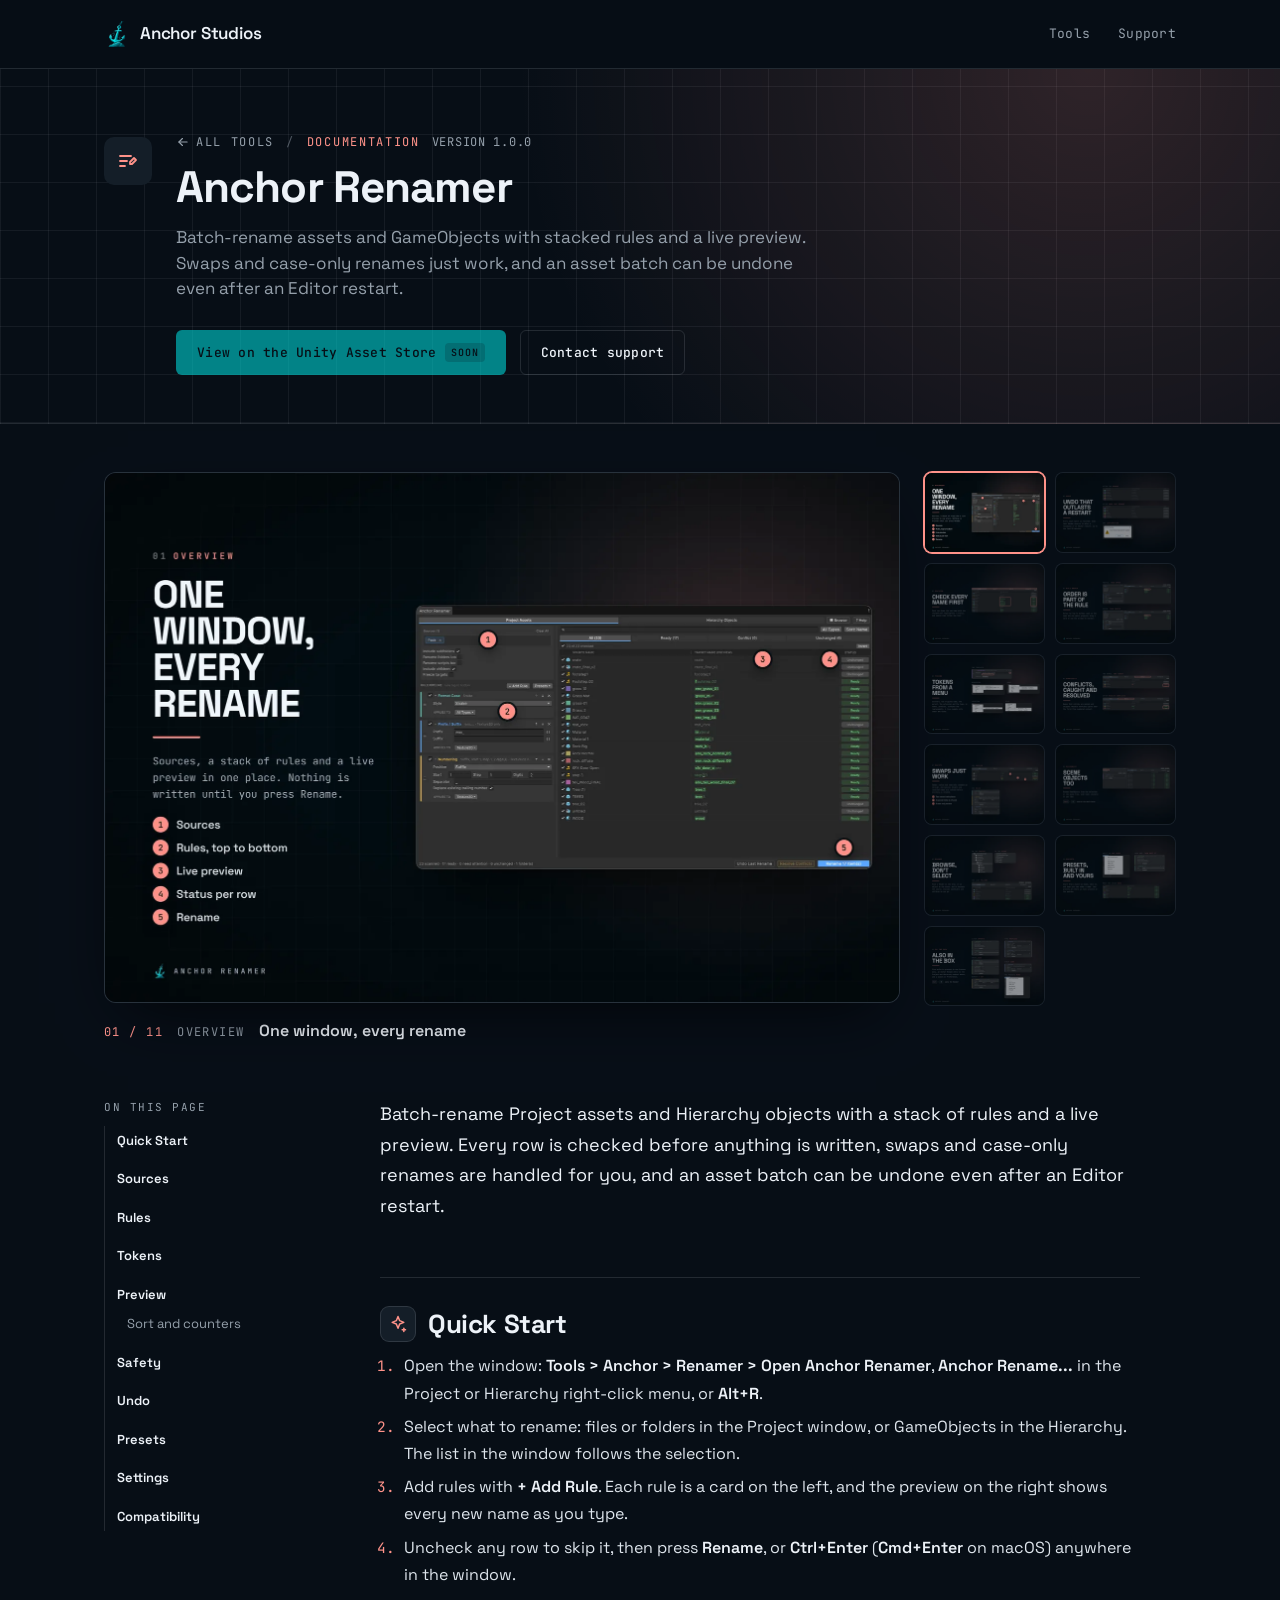
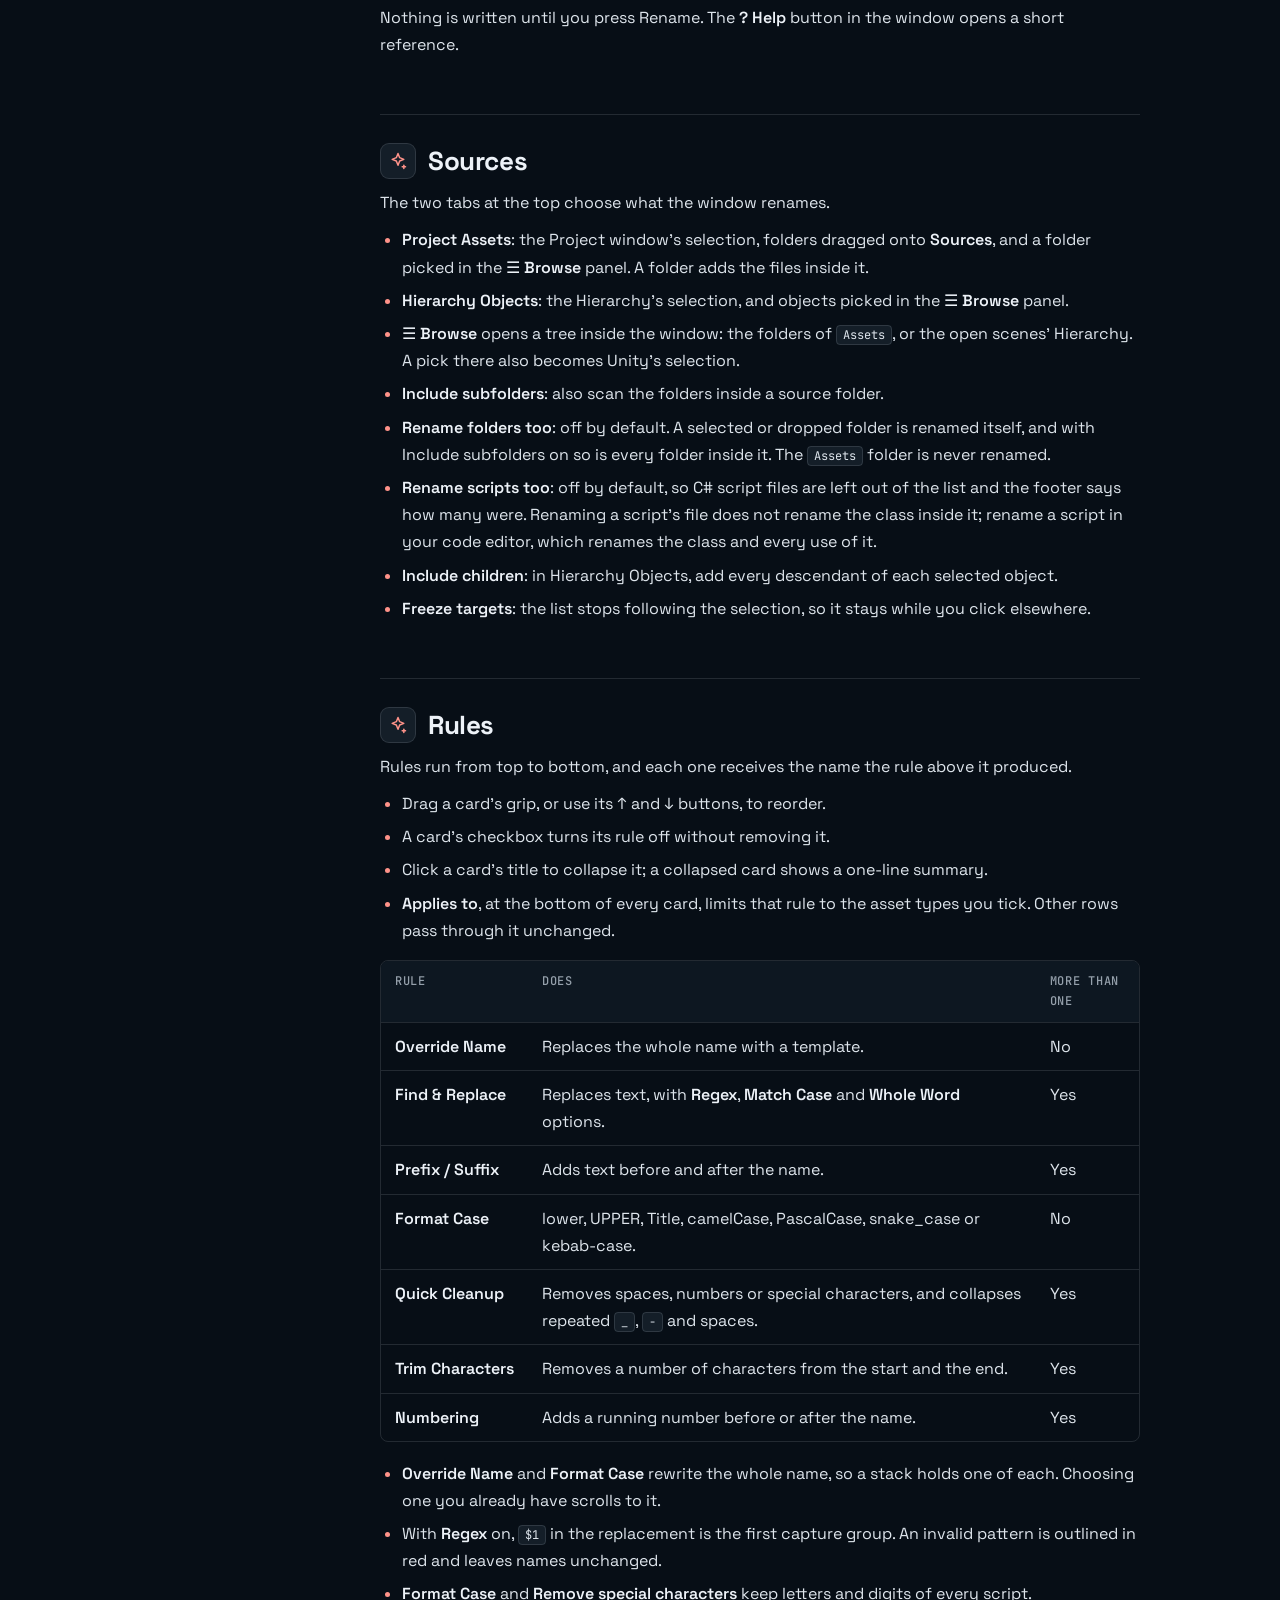
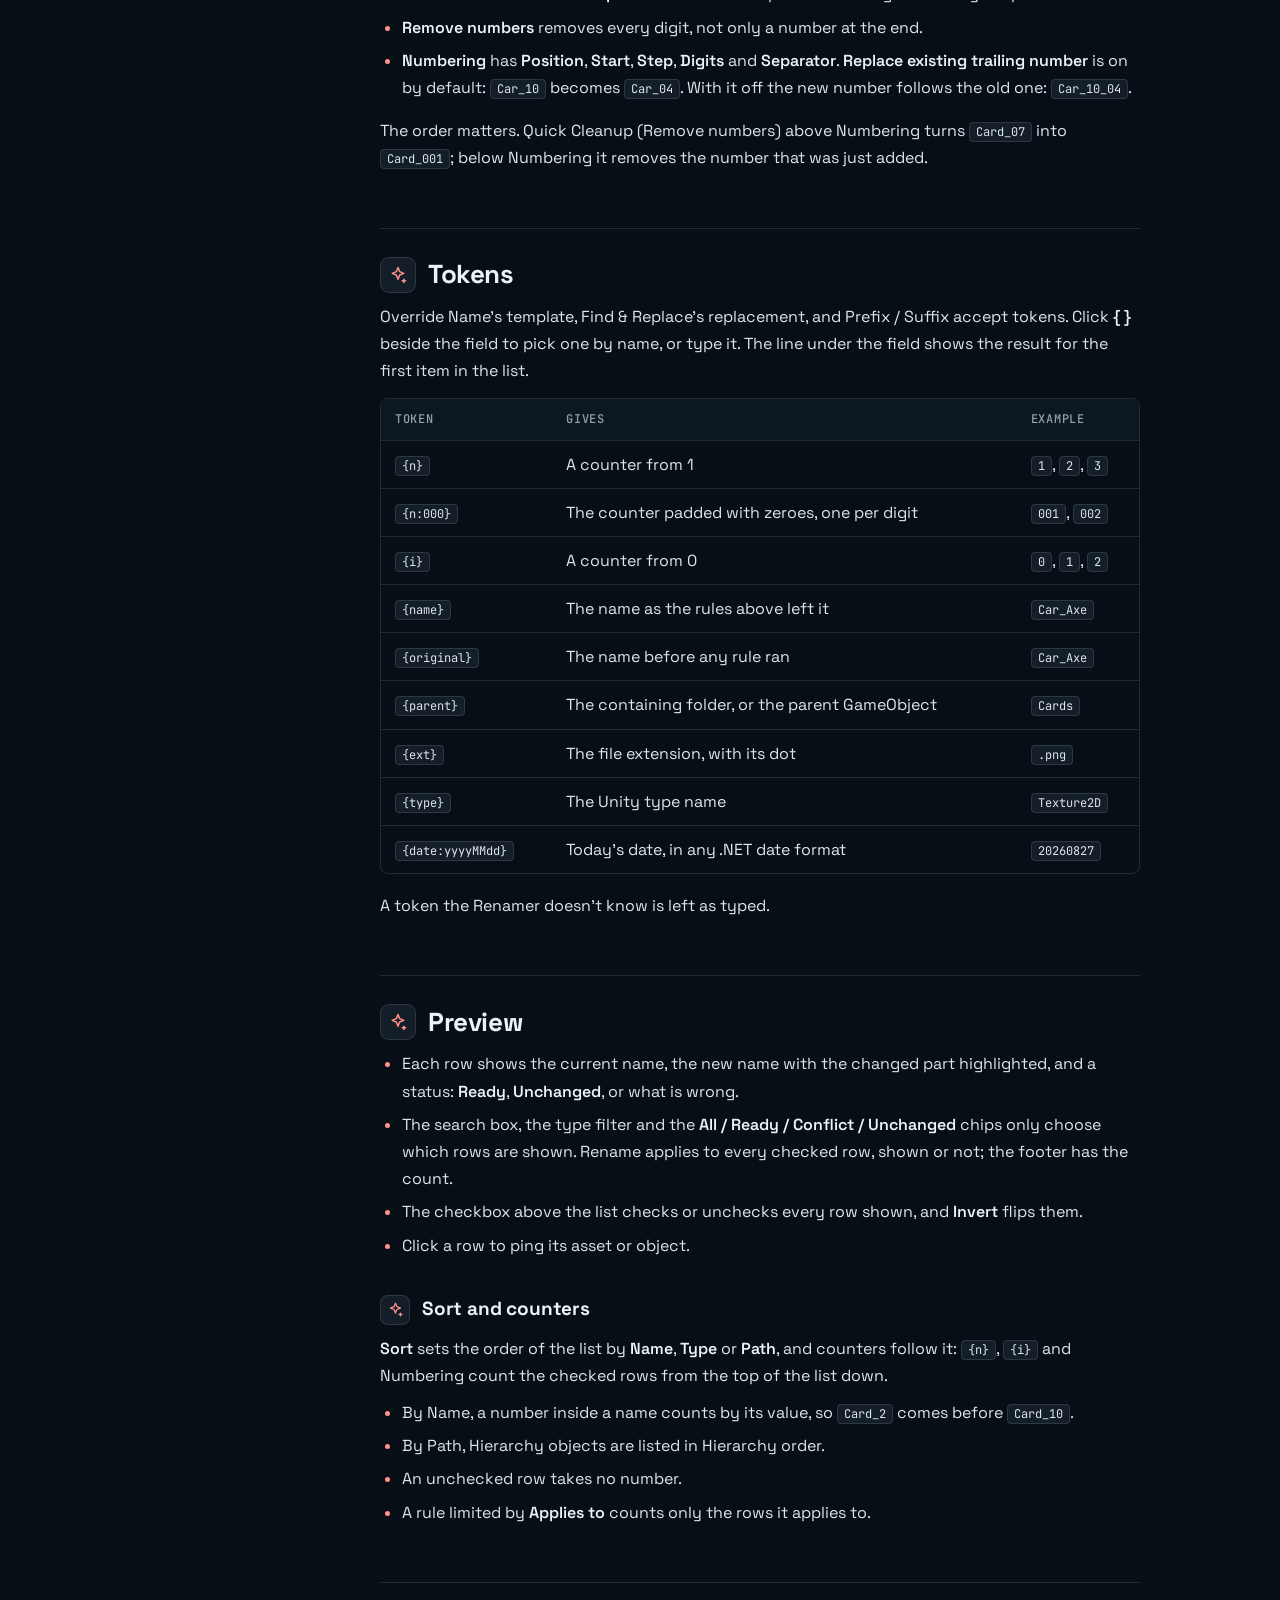
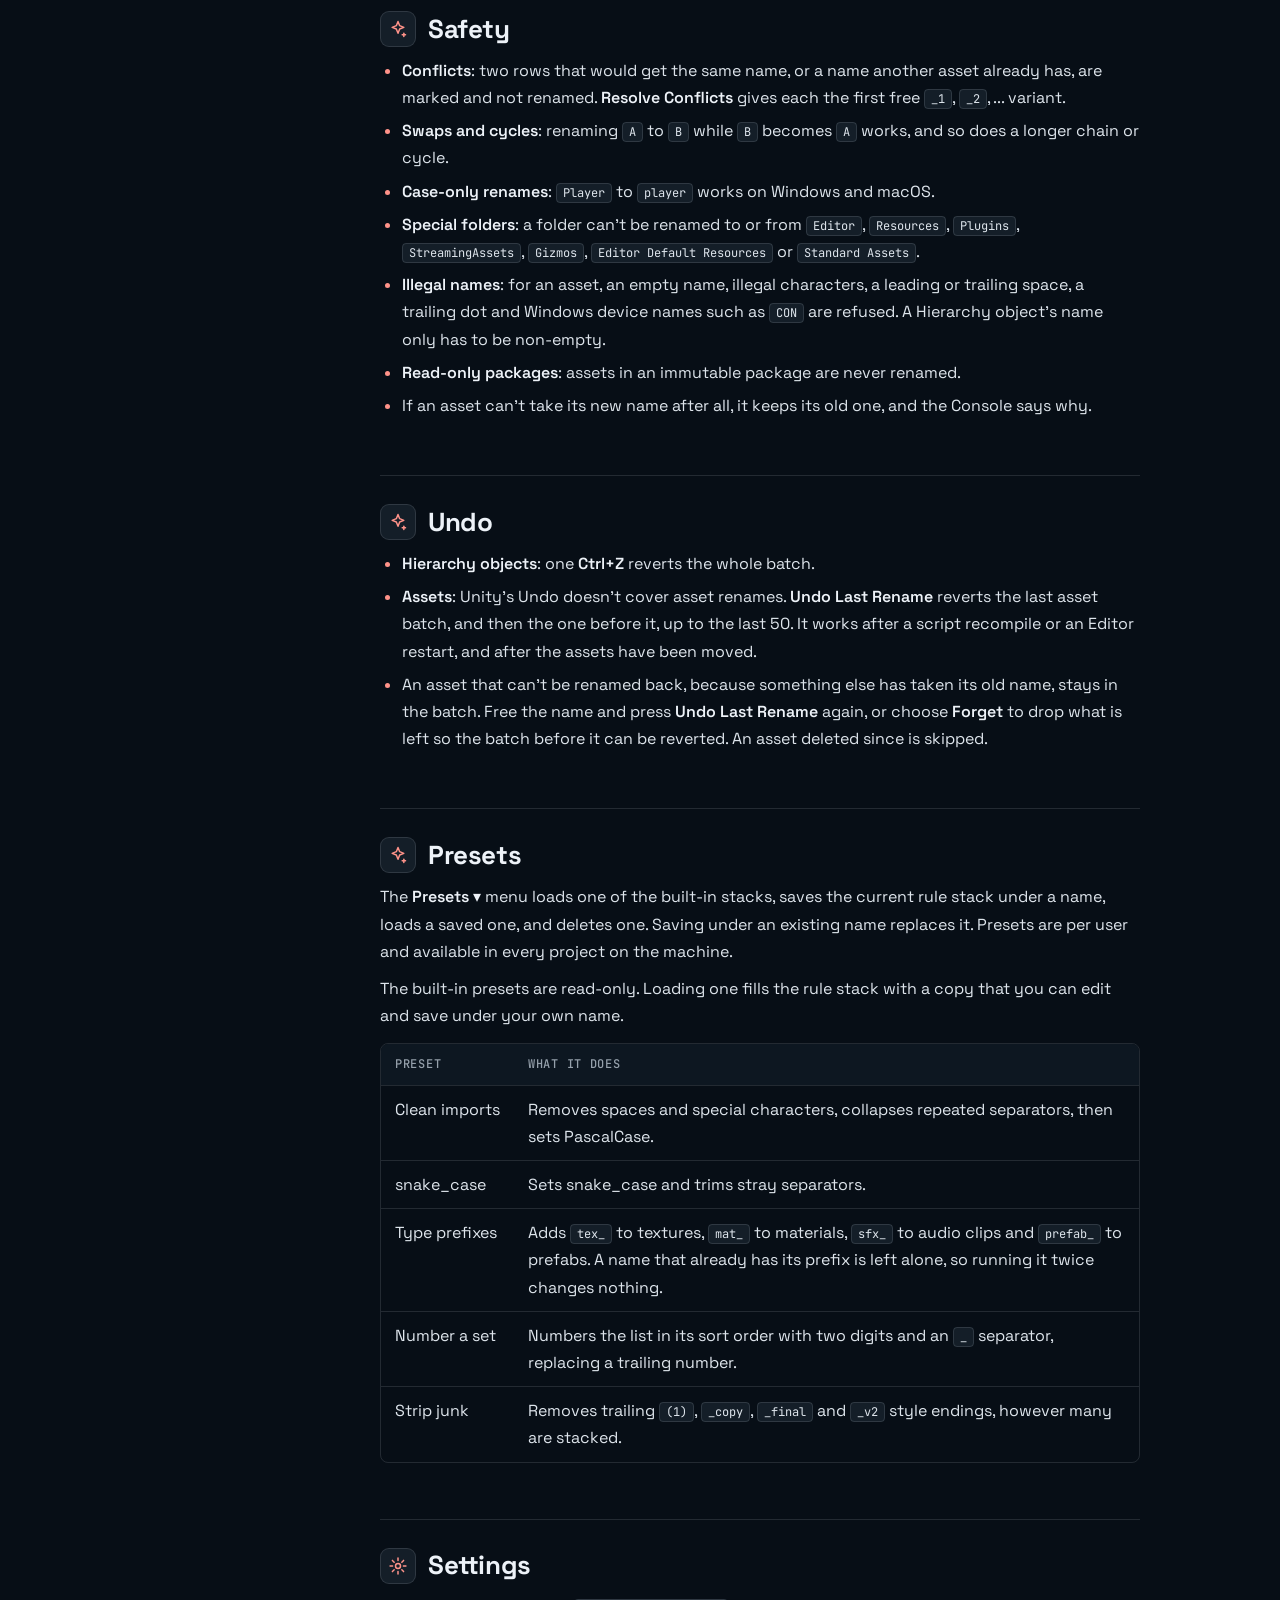
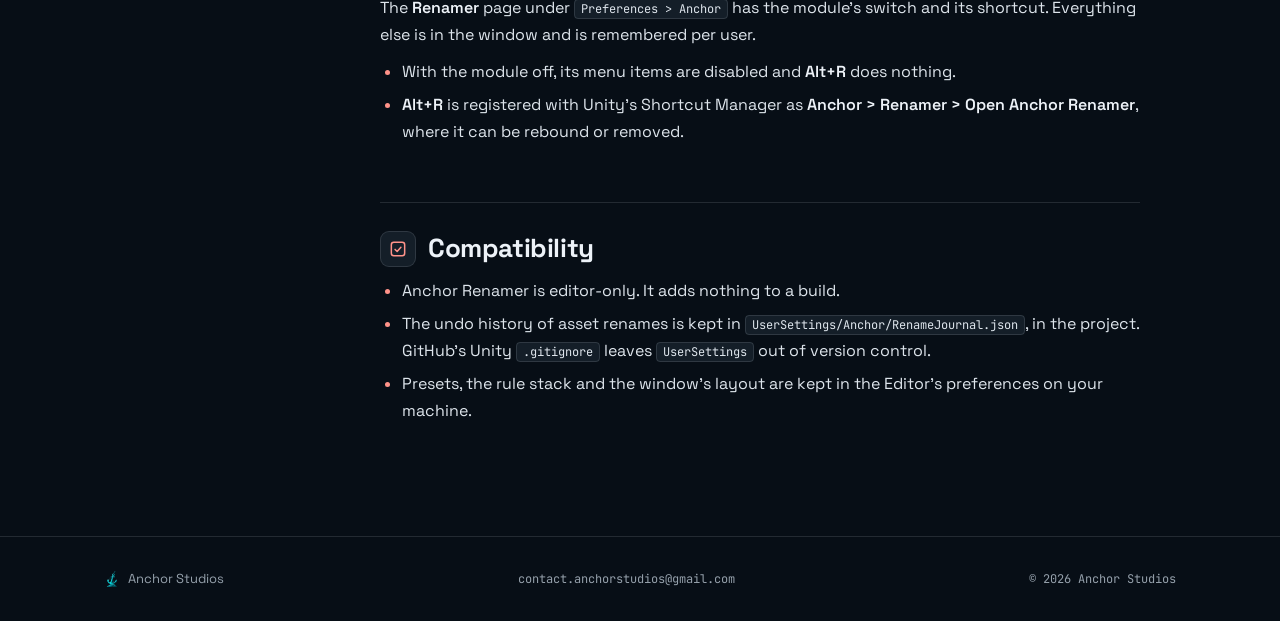
<file: renamer/index.html>
<!doctype html>
<!-- Generated from the Anchor Renamer README by scripts/build-docs.py. Edit the README, then rebuild. -->
<html lang="en">
<head>
  <meta charset="UTF-8">
  <meta name="viewport" content="width=device-width, initial-scale=1.0">
  <title>Anchor Renamer Documentation — Anchor Studios</title>
  <meta name="description" content="Batch-rename assets and GameObjects with stacked rules and a live preview. Swaps and case-only renames just work, and an asset batch can be undone even after an Editor restart.">
  <meta property="og:type" content="website">
  <meta property="og:url" content="https://anchorstudiosdev.github.io/renamer/">
  <meta property="og:title" content="Anchor Renamer Documentation">
  <meta property="og:description" content="Batch-rename assets and GameObjects with stacked rules and a live preview. Swaps and case-only renames just work, and an asset batch can be undone even after an Editor restart.">
  <meta property="og:image" content="https://anchorstudiosdev.github.io/src/img/tools/renamer/social.jpg">
  <meta name="twitter:card" content="summary_large_image">
  <link rel="icon" type="image/png" sizes="32x32" href="../src/img/brand/favicon-32.png">
  <link rel="icon" type="image/png" sizes="48x48" href="../src/img/brand/favicon-48.png">
  <link rel="preconnect" href="https://fonts.googleapis.com">
  <link rel="preconnect" href="https://fonts.gstatic.com" crossorigin>
  <link href="https://fonts.googleapis.com/css2?family=Space+Grotesk:wght@500;600;700&family=JetBrains+Mono:wght@400;500&display=swap" rel="stylesheet">
  <link rel="stylesheet" href="../src/css/styles.css">
  <link rel="stylesheet" href="../src/css/docs.css">
</head>
<body style="--tool-accent: oklch(78% 0.14 25);">

  <header class="site-header">
    <div class="wrap header-inner">
      <a href="../" class="brand">
        <img src="../src/img/brand/mark-crisp-256.png" alt="">
        Anchor Studios
      </a>
      <nav>
        <a href="../#tools">Tools</a>
        <a href="mailto:contact.anchorstudios@gmail.com">Support</a>
      </nav>
    </div>
  </header>

  <main>
    <section class="doc-hero">
      <div class="wrap doc-hero-inner">
        <div class="modal-icon"><svg viewBox="0 0 24 24" fill="none" stroke="currentColor" stroke-width="1.8" stroke-linecap="round" stroke-linejoin="round" width="24" height="24"><path d="M4 7h11"/><path d="M4 12h7"/><path d="M4 17h5"/><path d="M16 15l4-4 -2-2 -4 4v2h2z"/></svg></div>
        <div>
          <div class="doc-eyebrow">
            <a class="doc-back" href="../#tools"><svg viewBox="0 0 24 24" fill="none" stroke="currentColor" stroke-width="2" stroke-linecap="round" stroke-linejoin="round" aria-hidden="true"><path d="M19 12H5"/><path d="M11 18l-6-6 6-6"/></svg>All tools</a>
            <span class="doc-crumb" aria-hidden="true">/</span>
            Documentation <span class="doc-version">Version 1.0.0</span>
          </div>
          <h1>Anchor Renamer</h1>
          <p class="lede">Batch-rename assets and GameObjects with stacked rules and a live preview. Swaps and case-only renames just work, and an asset batch can be undone even after an Editor restart.</p>
          <div class="hero-actions">
            <span class="btn btn-primary btn-soon" aria-disabled="true">View on the Unity Asset Store<span class="btn-tag">Soon</span></span>
            <a class="btn btn-ghost" href="mailto:contact.anchorstudios@gmail.com">Contact support</a>
          </div>
        </div>
      </div>
    </section>

    <section class="doc-gallery" id="screenshots" aria-label="Screenshots">
      <div class="wrap gallery">
        <figure class="gallery-stage">
          <div class="gallery-frame">
            <button class="gallery-open" type="button" aria-label="View full size">
              <img id="gallery-image" src="../src/img/tools/renamer/01-overview.webp" alt="Overview: One window, every rename" width="1600" height="1067" decoding="async">
            </button>
            <button class="gallery-nav gallery-prev" type="button" aria-label="Previous screenshot"><svg viewBox="0 0 24 24" fill="none" stroke="currentColor" stroke-width="2" stroke-linecap="round" stroke-linejoin="round" aria-hidden="true"><path d="M15 18l-6-6 6-6"/></svg></button>
            <button class="gallery-nav gallery-next" type="button" aria-label="Next screenshot"><svg viewBox="0 0 24 24" fill="none" stroke="currentColor" stroke-width="2" stroke-linecap="round" stroke-linejoin="round" aria-hidden="true"><path d="M9 18l6-6-6-6"/></svg></button>
          </div>
          <figcaption class="gallery-caption">
            <span class="gallery-count" id="gallery-count">01 / 11</span>
            <span class="gallery-label" id="gallery-label">Overview</span>
            <span class="gallery-title" id="gallery-title">One window, every rename</span>
          </figcaption>
        </figure>
        <div class="gallery-thumbs" id="gallery-thumbs">
          <button class="gallery-thumb" type="button" data-index="0" aria-label="Overview" aria-current="true"><img src="../src/img/tools/renamer/01-overview-thumb.webp" alt="" width="480" height="320" loading="lazy" decoding="async"></button><button class="gallery-thumb" type="button" data-index="1" aria-label="Undo"><img src="../src/img/tools/renamer/02-undo-thumb.webp" alt="" width="480" height="320" loading="lazy" decoding="async"></button><button class="gallery-thumb" type="button" data-index="2" aria-label="Preview"><img src="../src/img/tools/renamer/03-preview-thumb.webp" alt="" width="480" height="320" loading="lazy" decoding="async"></button><button class="gallery-thumb" type="button" data-index="3" aria-label="Rule order"><img src="../src/img/tools/renamer/04-order-thumb.webp" alt="" width="480" height="320" loading="lazy" decoding="async"></button><button class="gallery-thumb" type="button" data-index="4" aria-label="Tokens"><img src="../src/img/tools/renamer/05-tokens-thumb.webp" alt="" width="480" height="320" loading="lazy" decoding="async"></button><button class="gallery-thumb" type="button" data-index="5" aria-label="Conflicts"><img src="../src/img/tools/renamer/06-conflicts-thumb.webp" alt="" width="480" height="320" loading="lazy" decoding="async"></button><button class="gallery-thumb" type="button" data-index="6" aria-label="Safety"><img src="../src/img/tools/renamer/07-safety-thumb.webp" alt="" width="480" height="320" loading="lazy" decoding="async"></button><button class="gallery-thumb" type="button" data-index="7" aria-label="Hierarchy"><img src="../src/img/tools/renamer/08-hierarchy-thumb.webp" alt="" width="480" height="320" loading="lazy" decoding="async"></button><button class="gallery-thumb" type="button" data-index="8" aria-label="Browse"><img src="../src/img/tools/renamer/09-browse-thumb.webp" alt="" width="480" height="320" loading="lazy" decoding="async"></button><button class="gallery-thumb" type="button" data-index="9" aria-label="Presets"><img src="../src/img/tools/renamer/10-presets-thumb.webp" alt="" width="480" height="320" loading="lazy" decoding="async"></button><button class="gallery-thumb" type="button" data-index="10" aria-label="In the box"><img src="../src/img/tools/renamer/11-box-thumb.webp" alt="" width="480" height="320" loading="lazy" decoding="async"></button>
        </div>
      </div>
      <dialog class="lightbox" id="lightbox" aria-label="Screenshot">
        <figure class="lightbox-figure">
          <img id="lightbox-image" src="../src/img/tools/renamer/01-overview.webp" alt="Overview: One window, every rename" width="1600" height="1067">
          <figcaption class="gallery-caption" id="lightbox-caption"></figcaption>
        </figure>
        <button class="lightbox-close" type="button" aria-label="Close"><svg viewBox="0 0 24 24" fill="none" stroke="currentColor" stroke-width="2" stroke-linecap="round" stroke-linejoin="round" aria-hidden="true"><path d="M6 6l12 12M18 6L6 18"/></svg></button>
        <button class="gallery-nav lightbox-prev" type="button" aria-label="Previous screenshot"><svg viewBox="0 0 24 24" fill="none" stroke="currentColor" stroke-width="2" stroke-linecap="round" stroke-linejoin="round" aria-hidden="true"><path d="M15 18l-6-6 6-6"/></svg></button>
        <button class="gallery-nav lightbox-next" type="button" aria-label="Next screenshot"><svg viewBox="0 0 24 24" fill="none" stroke="currentColor" stroke-width="2" stroke-linecap="round" stroke-linejoin="round" aria-hidden="true"><path d="M9 18l6-6-6-6"/></svg></button>
      </dialog>
    </section>

    <div class="wrap doc-layout">
      <nav class="doc-toc" aria-label="On this page">
        <div class="doc-toc-title">On this page</div>
        <ul><li class="toc-2"><a href="#quick-start">Quick Start</a></li><li class="toc-2"><a href="#sources">Sources</a></li><li class="toc-2"><a href="#rules">Rules</a></li><li class="toc-2"><a href="#tokens">Tokens</a></li><li class="toc-2"><a href="#preview">Preview</a></li><li class="toc-3"><a href="#sort-and-counters">Sort and counters</a></li><li class="toc-2"><a href="#safety">Safety</a></li><li class="toc-2"><a href="#undo">Undo</a></li><li class="toc-2"><a href="#presets">Presets</a></li><li class="toc-2"><a href="#settings">Settings</a></li><li class="toc-2"><a href="#compatibility">Compatibility</a></li></ul>
      </nav>
      <article class="doc-content">
<p>Batch-rename Project assets and Hierarchy objects with a stack of rules and a live preview. Every row is checked before anything is written, swaps and case-only renames are handled for you, and an asset batch can be undone even after an Editor restart.</p>
<hr>
<h2 id="quick-start"><span class="doc-icon" aria-hidden="true"><svg viewBox="0 0 24 24" fill="none" stroke="currentColor" stroke-width="1.8" stroke-linecap="round" stroke-linejoin="round"><path d="M12 3l2 5 5 2-5 2-2 5-2-5-5-2 5-2 2-5z"/><path d="M19 17v4"/><path d="M17 19h4"/></svg></span><span>Quick Start</span></h2>
<ol><li>
Open the window: <strong>Tools &gt; Anchor &gt; Renamer &gt; Open Anchor Renamer</strong>, <strong>Anchor Rename...</strong> in the Project or Hierarchy right-click menu, or <strong>Alt+R</strong>.
</li><li>
Select what to rename: files or folders in the Project window, or GameObjects in the Hierarchy. The list in the window follows the selection.
</li><li>
Add rules with <strong>+ Add Rule</strong>. Each rule is a card on the left, and the preview on the right shows every new name as you type.
</li><li>
Uncheck any row to skip it, then press <strong>Rename</strong>, or <strong>Ctrl+Enter</strong> (<strong>Cmd+Enter</strong> on macOS) anywhere in the window.
</li></ol>
<p>Nothing is written until you press Rename. The <strong>? Help</strong> button in the window opens a short reference.</p>
<hr>
<h2 id="sources"><span class="doc-icon" aria-hidden="true"><svg viewBox="0 0 24 24" fill="none" stroke="currentColor" stroke-width="1.8" stroke-linecap="round" stroke-linejoin="round"><path d="M12 3l2 5 5 2-5 2-2 5-2-5-5-2 5-2 2-5z"/><path d="M19 17v4"/><path d="M17 19h4"/></svg></span><span>Sources</span></h2>
<p>The two tabs at the top choose what the window renames.</p>
<ul><li>
<strong>Project Assets</strong>: the Project window's selection, folders dragged onto <strong>Sources</strong>, and a folder picked in the <strong>☰ Browse</strong> panel. A folder adds the files inside it.
</li><li>
<strong>Hierarchy Objects</strong>: the Hierarchy's selection, and objects picked in the <strong>☰ Browse</strong> panel.
</li><li>
<strong>☰ Browse</strong> opens a tree inside the window: the folders of <code>Assets</code>, or the open scenes' Hierarchy. A pick there also becomes Unity's selection.
</li><li>
<strong>Include subfolders</strong>: also scan the folders inside a source folder.
</li><li>
<strong>Rename folders too</strong>: off by default. A selected or dropped folder is renamed itself, and with Include subfolders on so is every folder inside it. The <code>Assets</code> folder is never renamed.
</li><li>
<strong>Rename scripts too</strong>: off by default, so C# script files are left out of the list and the footer says how many were. Renaming a script's file does not rename the class inside it; rename a script in your code editor, which renames the class and every use of it.
</li><li>
<strong>Include children</strong>: in Hierarchy Objects, add every descendant of each selected object.
</li><li>
<strong>Freeze targets</strong>: the list stops following the selection, so it stays while you click elsewhere.
</li></ul>
<hr>
<h2 id="rules"><span class="doc-icon" aria-hidden="true"><svg viewBox="0 0 24 24" fill="none" stroke="currentColor" stroke-width="1.8" stroke-linecap="round" stroke-linejoin="round"><path d="M12 3l2 5 5 2-5 2-2 5-2-5-5-2 5-2 2-5z"/><path d="M19 17v4"/><path d="M17 19h4"/></svg></span><span>Rules</span></h2>
<p>Rules run from top to bottom, and each one receives the name the rule above it produced.</p>
<ul><li>
Drag a card's grip, or use its ↑ and ↓ buttons, to reorder.
</li><li>
A card's checkbox turns its rule off without removing it.
</li><li>
Click a card's title to collapse it; a collapsed card shows a one-line summary.
</li><li>
<strong>Applies to</strong>, at the bottom of every card, limits that rule to the asset types you tick. Other rows pass through it unchanged.
</li></ul>
<div class="doc-table"><table><thead><tr><th>Rule</th><th>Does</th><th>More than one</th></tr></thead><tbody><tr><td><strong>Override Name</strong></td><td>Replaces the whole name with a template.</td><td>No</td></tr><tr><td><strong>Find &amp; Replace</strong></td><td>Replaces text, with <strong>Regex</strong>, <strong>Match Case</strong> and <strong>Whole Word</strong> options.</td><td>Yes</td></tr><tr><td><strong>Prefix / Suffix</strong></td><td>Adds text before and after the name.</td><td>Yes</td></tr><tr><td><strong>Format Case</strong></td><td>lower, UPPER, Title, camelCase, PascalCase, snake_case or kebab-case.</td><td>No</td></tr><tr><td><strong>Quick Cleanup</strong></td><td>Removes spaces, numbers or special characters, and collapses repeated <code>_</code>, <code>-</code> and spaces.</td><td>Yes</td></tr><tr><td><strong>Trim Characters</strong></td><td>Removes a number of characters from the start and the end.</td><td>Yes</td></tr><tr><td><strong>Numbering</strong></td><td>Adds a running number before or after the name.</td><td>Yes</td></tr></tbody></table></div>
<ul><li>
<strong>Override Name</strong> and <strong>Format Case</strong> rewrite the whole name, so a stack holds one of each. Choosing one you already have scrolls to it.
</li><li>
With <strong>Regex</strong> on, <code>$1</code> in the replacement is the first capture group. An invalid pattern is outlined in red and leaves names unchanged.
</li><li>
<strong>Format Case</strong> and <strong>Remove special characters</strong> keep letters and digits of every script.
</li><li>
<strong>Remove numbers</strong> removes every digit, not only a number at the end.
</li><li>
<strong>Numbering</strong> has <strong>Position</strong>, <strong>Start</strong>, <strong>Step</strong>, <strong>Digits</strong> and <strong>Separator</strong>. <strong>Replace existing trailing number</strong> is on by default: <code>Car_10</code> becomes <code>Car_04</code>. With it off the new number follows the old one: <code>Car_10_04</code>.
</li></ul>
<p>The order matters. Quick Cleanup (Remove numbers) above Numbering turns <code>Card_07</code> into <code>Card_001</code>; below Numbering it removes the number that was just added.</p>
<hr>
<h2 id="tokens"><span class="doc-icon" aria-hidden="true"><svg viewBox="0 0 24 24" fill="none" stroke="currentColor" stroke-width="1.8" stroke-linecap="round" stroke-linejoin="round"><path d="M12 3l2 5 5 2-5 2-2 5-2-5-5-2 5-2 2-5z"/><path d="M19 17v4"/><path d="M17 19h4"/></svg></span><span>Tokens</span></h2>
<p>Override Name's template, Find &amp; Replace's replacement, and Prefix / Suffix accept tokens. Click <strong>{ }</strong> beside the field to pick one by name, or type it. The line under the field shows the result for the first item in the list.</p>
<div class="doc-table"><table><thead><tr><th>Token</th><th>Gives</th><th>Example</th></tr></thead><tbody><tr><td><code>{n}</code></td><td>A counter from 1</td><td><code>1</code>, <code>2</code>, <code>3</code></td></tr><tr><td><code>{n:000}</code></td><td>The counter padded with zeroes, one per digit</td><td><code>001</code>, <code>002</code></td></tr><tr><td><code>{i}</code></td><td>A counter from 0</td><td><code>0</code>, <code>1</code>, <code>2</code></td></tr><tr><td><code>{name}</code></td><td>The name as the rules above left it</td><td><code>Car_Axe</code></td></tr><tr><td><code>{original}</code></td><td>The name before any rule ran</td><td><code>Car_Axe</code></td></tr><tr><td><code>{parent}</code></td><td>The containing folder, or the parent GameObject</td><td><code>Cards</code></td></tr><tr><td><code>{ext}</code></td><td>The file extension, with its dot</td><td><code>.png</code></td></tr><tr><td><code>{type}</code></td><td>The Unity type name</td><td><code>Texture2D</code></td></tr><tr><td><code>{date:yyyyMMdd}</code></td><td>Today's date, in any .NET date format</td><td><code>20260827</code></td></tr></tbody></table></div>
<p>A token the Renamer doesn't know is left as typed.</p>
<hr>
<h2 id="preview"><span class="doc-icon" aria-hidden="true"><svg viewBox="0 0 24 24" fill="none" stroke="currentColor" stroke-width="1.8" stroke-linecap="round" stroke-linejoin="round"><path d="M12 3l2 5 5 2-5 2-2 5-2-5-5-2 5-2 2-5z"/><path d="M19 17v4"/><path d="M17 19h4"/></svg></span><span>Preview</span></h2>
<ul><li>
Each row shows the current name, the new name with the changed part highlighted, and a status: <strong>Ready</strong>, <strong>Unchanged</strong>, or what is wrong.
</li><li>
The search box, the type filter and the <strong>All / Ready / Conflict / Unchanged</strong> chips only choose which rows are shown. Rename applies to every checked row, shown or not; the footer has the count.
</li><li>
The checkbox above the list checks or unchecks every row shown, and <strong>Invert</strong> flips them.
</li><li>
Click a row to ping its asset or object.
</li></ul>
<h3 id="sort-and-counters"><span class="doc-icon" aria-hidden="true"><svg viewBox="0 0 24 24" fill="none" stroke="currentColor" stroke-width="1.8" stroke-linecap="round" stroke-linejoin="round"><path d="M12 3l2 5 5 2-5 2-2 5-2-5-5-2 5-2 2-5z"/><path d="M19 17v4"/><path d="M17 19h4"/></svg></span><span>Sort and counters</span></h3>
<p><strong>Sort</strong> sets the order of the list by <strong>Name</strong>, <strong>Type</strong> or <strong>Path</strong>, and counters follow it: <code>{n}</code>, <code>{i}</code> and Numbering count the checked rows from the top of the list down.</p>
<ul><li>
By Name, a number inside a name counts by its value, so <code>Card_2</code> comes before <code>Card_10</code>.
</li><li>
By Path, Hierarchy objects are listed in Hierarchy order.
</li><li>
An unchecked row takes no number.
</li><li>
A rule limited by <strong>Applies to</strong> counts only the rows it applies to.
</li></ul>
<hr>
<h2 id="safety"><span class="doc-icon" aria-hidden="true"><svg viewBox="0 0 24 24" fill="none" stroke="currentColor" stroke-width="1.8" stroke-linecap="round" stroke-linejoin="round"><path d="M12 3l2 5 5 2-5 2-2 5-2-5-5-2 5-2 2-5z"/><path d="M19 17v4"/><path d="M17 19h4"/></svg></span><span>Safety</span></h2>
<ul><li>
<strong>Conflicts</strong>: two rows that would get the same name, or a name another asset already has, are marked and not renamed. <strong>Resolve Conflicts</strong> gives each the first free <code>_1</code>, <code>_2</code>, ... variant.
</li><li>
<strong>Swaps and cycles</strong>: renaming <code>A</code> to <code>B</code> while <code>B</code> becomes <code>A</code> works, and so does a longer chain or cycle.
</li><li>
<strong>Case-only renames</strong>: <code>Player</code> to <code>player</code> works on Windows and macOS.
</li><li>
<strong>Special folders</strong>: a folder can't be renamed to or from <code>Editor</code>, <code>Resources</code>, <code>Plugins</code>, <code>StreamingAssets</code>, <code>Gizmos</code>, <code>Editor Default Resources</code> or <code>Standard Assets</code>.
</li><li>
<strong>Illegal names</strong>: for an asset, an empty name, illegal characters, a leading or trailing space, a trailing dot and Windows device names such as <code>CON</code> are refused. A Hierarchy object's name only has to be non-empty.
</li><li>
<strong>Read-only packages</strong>: assets in an immutable package are never renamed.
</li><li>
If an asset can't take its new name after all, it keeps its old one, and the Console says why.
</li></ul>
<hr>
<h2 id="undo"><span class="doc-icon" aria-hidden="true"><svg viewBox="0 0 24 24" fill="none" stroke="currentColor" stroke-width="1.8" stroke-linecap="round" stroke-linejoin="round"><path d="M12 3l2 5 5 2-5 2-2 5-2-5-5-2 5-2 2-5z"/><path d="M19 17v4"/><path d="M17 19h4"/></svg></span><span>Undo</span></h2>
<ul><li>
<strong>Hierarchy objects</strong>: one <strong>Ctrl+Z</strong> reverts the whole batch.
</li><li>
<strong>Assets</strong>: Unity's Undo doesn't cover asset renames. <strong>Undo Last Rename</strong> reverts the last asset batch, and then the one before it, up to the last 50. It works after a script recompile or an Editor restart, and after the assets have been moved.
</li><li>
An asset that can't be renamed back, because something else has taken its old name, stays in the batch. Free the name and press <strong>Undo Last Rename</strong> again, or choose <strong>Forget</strong> to drop what is left so the batch before it can be reverted. An asset deleted since is skipped.
</li></ul>
<hr>
<h2 id="presets"><span class="doc-icon" aria-hidden="true"><svg viewBox="0 0 24 24" fill="none" stroke="currentColor" stroke-width="1.8" stroke-linecap="round" stroke-linejoin="round"><path d="M12 3l2 5 5 2-5 2-2 5-2-5-5-2 5-2 2-5z"/><path d="M19 17v4"/><path d="M17 19h4"/></svg></span><span>Presets</span></h2>
<p>The <strong>Presets ▾</strong> menu loads one of the built-in stacks, saves the current rule stack under a name, loads a saved one, and deletes one. Saving under an existing name replaces it. Presets are per user and available in every project on the machine.</p>
<p>The built-in presets are read-only. Loading one fills the rule stack with a copy that you can edit and save under your own name.</p>
<div class="doc-table"><table><thead><tr><th>Preset</th><th>What it does</th></tr></thead><tbody><tr><td>Clean imports</td><td>Removes spaces and special characters, collapses repeated separators, then sets PascalCase.</td></tr><tr><td>snake_case</td><td>Sets snake_case and trims stray separators.</td></tr><tr><td>Type prefixes</td><td>Adds <code>tex_</code> to textures, <code>mat_</code> to materials, <code>sfx_</code> to audio clips and <code>prefab_</code> to prefabs. A name that already has its prefix is left alone, so running it twice changes nothing.</td></tr><tr><td>Number a set</td><td>Numbers the list in its sort order with two digits and an <code>_</code> separator, replacing a trailing number.</td></tr><tr><td>Strip junk</td><td>Removes trailing <code> (1)</code>, <code>_copy</code>, <code>_final</code> and <code>_v2</code> style endings, however many are stacked.</td></tr></tbody></table></div>
<hr>
<h2 id="settings"><span class="doc-icon" aria-hidden="true"><svg viewBox="0 0 24 24" fill="none" stroke="currentColor" stroke-width="1.8" stroke-linecap="round" stroke-linejoin="round"><circle cx="12" cy="12" r="3"/><path d="M12 2.5v3M12 18.5v3M2.5 12h3M18.5 12h3M5.3 5.3l2.1 2.1M16.6 16.6l2.1 2.1M5.3 18.7l2.1-2.1M16.6 7.4l2.1-2.1"/></svg></span><span>Settings</span></h2>
<p>The <strong>Renamer</strong> page under <code>Preferences &gt; Anchor</code> has the module's switch and its shortcut. Everything else is in the window and is remembered per user.</p>
<ul><li>
With the module off, its menu items are disabled and <strong>Alt+R</strong> does nothing.
</li><li>
<strong>Alt+R</strong> is registered with Unity's Shortcut Manager as <strong>Anchor &gt; Renamer &gt; Open Anchor Renamer</strong>, where it can be rebound or removed.
</li></ul>
<hr>
<h2 id="compatibility"><span class="doc-icon" aria-hidden="true"><svg viewBox="0 0 24 24" fill="none" stroke="currentColor" stroke-width="1.8" stroke-linecap="round" stroke-linejoin="round"><rect x="4" y="4" width="16" height="16" rx="3"/><path d="M8.5 12.5l2.5 2.5 4.5-5"/></svg></span><span>Compatibility</span></h2>
<ul><li>
Anchor Renamer is editor-only. It adds nothing to a build.
</li><li>
The undo history of asset renames is kept in <code>UserSettings/Anchor/RenameJournal.json</code>, in the project. GitHub's Unity <code>.gitignore</code> leaves <code>UserSettings</code> out of version control.
</li><li>
Presets, the rule stack and the window's layout are kept in the Editor's preferences on your machine.
</li></ul>
      </article>
    </div>
  </main>

  <footer class="site-footer">
    <div class="wrap footer-inner">
      <div class="footer-brand">
        <img src="../src/img/brand/mark-crisp-256.png" alt="">
        Anchor Studios
      </div>
      <a class="footer-contact" href="mailto:contact.anchorstudios@gmail.com">contact.anchorstudios@gmail.com</a>
      <span class="copyright">&copy; 2026 Anchor Studios</span>
    </div>
  </footer>

  <script>
    (() => {
      const base = '../src/img/tools/renamer/';
      const shots = [{"src": "01-overview.webp", "label": "Overview", "title": "One window, every rename"}, {"src": "02-undo.webp", "label": "Undo", "title": "Undo that outlasts a restart"}, {"src": "03-preview.webp", "label": "Preview", "title": "Check every name first"}, {"src": "04-order.webp", "label": "Rule order", "title": "Order is part of the rule"}, {"src": "05-tokens.webp", "label": "Tokens", "title": "Tokens from a menu"}, {"src": "06-conflicts.webp", "label": "Conflicts", "title": "Conflicts, caught and resolved"}, {"src": "07-safety.webp", "label": "Safety", "title": "Swaps just work"}, {"src": "08-hierarchy.webp", "label": "Hierarchy", "title": "Scene objects too"}, {"src": "09-browse.webp", "label": "Browse", "title": "Browse, don’t select"}, {"src": "10-presets.webp", "label": "Presets", "title": "Presets, built in and yours"}, {"src": "11-box.webp", "label": "In the box", "title": "Also in the box"}];
      const $ = id => document.getElementById(id);
      const strip = $('gallery-thumbs');
      const thumbs = [...strip.querySelectorAll('.gallery-thumb')];
      const lightbox = $('lightbox');
      const caption = document.querySelector('.gallery-stage .gallery-caption');
      const pad = n => String(n).padStart(2, '0');
      let index = 0;

      function show(next) {
        index = (next + shots.length) % shots.length;
        const shot = shots[index];
        const alt = shot.label + ': ' + shot.title;
        for (const image of [$('gallery-image'), $('lightbox-image')]) {
          image.src = base + shot.src;
          image.alt = alt;
        }
        $('gallery-count').textContent = pad(index + 1) + ' / ' + pad(shots.length);
        $('gallery-label').textContent = shot.label;
        $('gallery-title').textContent = shot.title;
        $('lightbox-caption').innerHTML = caption.innerHTML;
        thumbs.forEach((thumb, i) => thumb.setAttribute('aria-current', i === index));
        const thumb = thumbs[index];
        if (strip.scrollWidth > strip.clientWidth)
          strip.scrollTo({ left: thumb.offsetLeft - (strip.clientWidth - thumb.offsetWidth) / 2, behavior: 'smooth' });
        new Image().src = base + shots[(index + 1) % shots.length].src;
      }

      for (const button of document.querySelectorAll('.gallery-prev, .lightbox-prev'))
        button.addEventListener('click', () => show(index - 1));
      for (const button of document.querySelectorAll('.gallery-next, .lightbox-next'))
        button.addEventListener('click', () => show(index + 1));
      strip.addEventListener('click', e => {
        const thumb = e.target.closest('.gallery-thumb');
        if (thumb) show(Number(thumb.dataset.index));
      });
      document.querySelector('.gallery-open').addEventListener('click', () => lightbox.showModal());
      document.querySelector('.lightbox-close').addEventListener('click', () => lightbox.close());
      lightbox.addEventListener('click', e => { if (e.target === lightbox) lightbox.close(); });
      $('screenshots').addEventListener('keydown', e => {
        if (e.key !== 'ArrowLeft' && e.key !== 'ArrowRight') return;
        e.preventDefault();
        show(index + (e.key === 'ArrowLeft' ? -1 : 1));
      });
      $('lightbox-caption').innerHTML = caption.innerHTML;
    })();
  </script>
</body>
</html>
</file>
<file: src/css/styles.css>
:root {
  --bg: oklch(16% 0.02 250);
  --surface: oklch(20% 0.025 250);
  --surface-2: oklch(23% 0.025 250);
  --text: oklch(96% 0.01 250);
  --muted: oklch(70% 0.02 250);
  --border: oklch(96% 0.01 250 / 12%);
  --accent: oklch(78% 0.14 195);
  --accent-strong: oklch(85% 0.12 195);
  --font-display: 'Space Grotesk', system-ui, sans-serif;
  --font-mono: 'JetBrains Mono', ui-monospace, 'SFMono-Regular', Menlo, monospace;
}

* { box-sizing: border-box; }

html { color-scheme: dark; }

body {
  margin: 0;
  background: var(--bg);
  color: var(--text);
  font-family: var(--font-display);
  line-height: 1.5;
  -webkit-font-smoothing: antialiased;
}

a { color: var(--accent); text-decoration: none; }
a:hover { color: var(--accent-strong); }
a:focus-visible, button:focus-visible { outline: 2px solid var(--accent); outline-offset: 3px; }

.wrap {
  max-width: 1120px;
  margin: 0 auto;
  padding: 0 24px;
}

/* Header */
.site-header {
  border-bottom: 1px solid var(--border);
  position: sticky;
  top: 0;
  background: color-mix(in oklch, var(--bg) 88%, transparent);
  backdrop-filter: blur(8px);
  z-index: 10;
}

.header-inner {
  display: flex;
  align-items: center;
  justify-content: space-between;
  height: 68px;
}

.brand {
  display: flex;
  align-items: center;
  gap: 10px;
  color: var(--text);
  font-weight: 600;
  font-size: 17px;
  letter-spacing: -0.01em;
}

.brand img { width: 26px; height: 26px; }
.brand:hover { color: var(--text); }

.site-header nav {
  display: flex;
  gap: 28px;
  font-family: var(--font-mono);
  font-size: 13px;
  letter-spacing: 0.02em;
}

.site-header nav a { color: var(--muted); }
.site-header nav a:hover { color: var(--text); }

/* Hero */
.hero {
  position: relative;
  overflow: hidden;
  padding: 96px 0 88px;
  background:
    radial-gradient(circle at 82% 20%, oklch(35% 0.08 195 / 22%), transparent 45%),
    repeating-linear-gradient(0deg, var(--border) 0px, transparent 1px 48px),
    repeating-linear-gradient(90deg, var(--border) 0px, transparent 1px 48px);
}

.hero-inner { position: relative; z-index: 1; max-width: 760px; }

.eyebrow {
  display: inline-flex;
  align-items: center;
  gap: 10px;
  font-family: var(--font-mono);
  font-size: 13px;
  letter-spacing: 0.14em;
  text-transform: uppercase;
  color: var(--accent);
  margin-bottom: 24px;
}

.eyebrow img { width: 20px; height: 20px; }

.hero h1 {
  font-size: clamp(32px, 5vw, 52px);
  font-weight: 700;
  letter-spacing: -0.02em;
  line-height: 1.1;
  margin: 0 0 20px;
}

.hero .lede {
  font-size: clamp(16px, 2vw, 18px);
  color: var(--muted);
  max-width: 640px;
  margin: 0 0 36px;
}

.hero-actions { display: flex; gap: 14px; flex-wrap: wrap; }

.btn {
  display: inline-flex;
  align-items: center;
  gap: 8px;
  font-family: var(--font-mono);
  font-size: 13px;
  font-weight: 500;
  letter-spacing: 0.02em;
  padding: 12px 20px;
  border-radius: 6px;
  border: 1px solid transparent;
}

.btn-primary { background: var(--accent); color: oklch(16% 0.02 250); }
.btn-primary:hover { background: var(--accent-strong); color: oklch(16% 0.02 250); }

.btn-ghost { border-color: var(--border); color: var(--text); }
.btn-ghost:hover { border-color: var(--accent); color: var(--accent); }

.btn[hidden] { display: none; }

/* A button whose link doesn't exist yet, such as a store page before launch. */
.btn-soon { cursor: default; opacity: 0.6; }
.btn-primary.btn-soon:hover { background: var(--accent); }

.btn-tag {
  font-size: 10px;
  letter-spacing: 0.1em;
  text-transform: uppercase;
  padding: 2px 6px;
  border-radius: 4px;
  background: oklch(16% 0.02 250 / 18%);
}

/* Spotlight: one tool's key art, between the hero and the grid */
.spotlight { padding: 72px 0 0; }
.spotlight[hidden] { display: none; }

.spotlight-card {
  display: grid;
  grid-template-columns: minmax(0, 5fr) minmax(0, 7fr);
  align-items: center;
  gap: 48px;
  overflow: hidden;
  padding: 56px 0 56px 56px;
  border: 1px solid var(--border);
  border-radius: 16px;
  background:
    radial-gradient(circle at 78% 50%, color-mix(in oklch, var(--tool-accent) 16%, transparent), transparent 62%),
    var(--surface);
}

.spotlight-text {
  display: flex;
  flex-direction: column;
  align-items: flex-start;
  gap: 16px;
}

.spotlight h2 {
  font-size: clamp(28px, 3.4vw, 40px);
  font-weight: 700;
  letter-spacing: -0.02em;
  line-height: 1.1;
  margin: 0;
}

.spotlight p { font-size: 16px; color: var(--muted); max-width: 420px; margin: 0 0 12px; }

/* The key art runs off the card's right edge, turned slightly away, like the store card. */
.spotlight-art { display: block; margin-right: -14%; perspective: 1600px; }

.spotlight-art img {
  display: block;
  width: 100%;
  height: auto;
  border: 1px solid var(--border);
  border-radius: 12px;
  box-shadow: 0 40px 80px -30px oklch(5% 0.02 250 / 90%);
  transform: rotateY(-9deg);
  transform-origin: left center;
  transition: transform 0.3s ease;
}

.spotlight-art:hover img { transform: rotateY(-4deg); }

/* Each part of the card stacks every tool's version in one grid cell, as tall as the longest, so
   changing tools cross-fades the content while everything stays where it is. */
.spotlight-stack { display: grid; }
.spotlight-stack > .spotlight-layer { grid-area: 1 / 1; transition: opacity 0.5s ease, visibility 0.5s; }
.spotlight-stack > .spotlight-layer:not(.is-active) { opacity: 0; visibility: hidden; }
.spotlight-stack.hero-actions { display: grid; }
.spotlight-text .spotlight-stack { width: 100%; }
.spotlight-text .spotlight-layer { display: flex; align-items: flex-start; }
.spotlight-art-stack { margin-right: -14%; }
.spotlight-art-stack .spotlight-art { margin-right: 0; }

.spotlight-controls {
  display: flex;
  align-items: center;
  justify-content: center;
  gap: 16px;
  margin-top: 22px;
}

.spotlight-controls[hidden] { display: none; }

.spotlight-nav {
  display: inline-flex;
  align-items: center;
  justify-content: center;
  width: 36px;
  height: 36px;
  padding: 0;
  border: 1px solid var(--border);
  border-radius: 50%;
  background: var(--surface);
  color: var(--muted);
  cursor: pointer;
  transition: color 0.2s, border-color 0.2s;
}

.spotlight-nav:hover { color: var(--text); border-color: var(--tool-accent, var(--accent)); }

.spotlight-dots { display: flex; align-items: center; gap: 8px; }

.spotlight-dot {
  width: 8px;
  height: 8px;
  padding: 0;
  border: 0;
  border-radius: 999px;
  background: var(--border);
  cursor: pointer;
  transition: width 0.3s ease, background 0.3s ease;
}

.spotlight-dot:hover { background: var(--muted); }
.spotlight-dot[aria-current="true"] { width: 28px; background: var(--tool-accent, var(--accent)); }

@media (prefers-reduced-motion: reduce) {
  .spotlight-stack > .spotlight-layer,
  .spotlight-dot { transition: none; }
}

/* Tools */
.tools { padding: 88px 0 96px; }

.tools h2 {
  font-size: 13px;
  font-family: var(--font-mono);
  text-transform: uppercase;
  letter-spacing: 0.14em;
  color: var(--muted);
  margin: 0 0 32px;
  font-weight: 500;
}

.tool-grid {
  display: grid;
  grid-template-columns: repeat(auto-fit, minmax(240px, 1fr));
  gap: 20px;
}

.tool-card {
  background: var(--surface);
  border: 1px solid var(--border);
  border-radius: 10px;
  padding: 24px;
  display: flex;
  flex-direction: column;
  gap: 14px;
  cursor: pointer;
  transition: border-color 0.15s ease, transform 0.15s ease;
}

.tool-card:hover,
.tool-card:focus-visible {
  border-color: var(--tool-accent, var(--accent));
  transform: translateY(-2px);
  outline: none;
}

.tool-icon {
  width: 40px;
  height: 40px;
  border-radius: 8px;
  background: var(--surface-2);
  display: flex;
  align-items: center;
  justify-content: center;
  color: var(--tool-accent, var(--accent));
}

.tool-card h3 {
  font-size: 17px;
  font-weight: 600;
  letter-spacing: -0.01em;
  margin: 0;
}

.tool-card p {
  font-size: 14px;
  color: var(--muted);
  margin: 0;
  flex-grow: 1;
}

.status {
  display: inline-flex;
  align-items: center;
  gap: 6px;
  font-family: var(--font-mono);
  font-size: 11px;
  letter-spacing: 0.06em;
  text-transform: uppercase;
  width: fit-content;
}

.status::before {
  content: '';
  width: 6px;
  height: 6px;
  border-radius: 50%;
  background: currentColor;
}

.status-soon,
.status-live { color: var(--tool-accent, var(--accent)); }
.status-dev { color: var(--muted); }

.tools-footnote {
  margin: 28px 0 0;
  font-family: var(--font-mono);
  font-size: 13px;
  color: var(--muted);
}

/* Footer */
.site-footer {
  border-top: 1px solid var(--border);
  padding: 32px 0;
}

.footer-inner {
  display: flex;
  align-items: center;
  justify-content: space-between;
  flex-wrap: wrap;
  gap: 12px;
}

.footer-brand {
  display: flex;
  align-items: center;
  gap: 8px;
  font-size: 13px;
  color: var(--muted);
}

.footer-brand img { width: 16px; height: 16px; }

.copyright {
  font-family: var(--font-mono);
  font-size: 12px;
  color: var(--muted);
}

.footer-contact {
  font-family: var(--font-mono);
  font-size: 12px;
  color: var(--muted);
}

.footer-contact:hover { color: var(--accent); }

/* Tool detail modal */
.modal-backdrop[hidden] { display: none; }

.modal-backdrop {
  position: fixed;
  inset: 0;
  background: oklch(10% 0.02 250 / 65%);
  backdrop-filter: blur(4px);
  display: flex;
  align-items: center;
  justify-content: center;
  padding: 24px;
  z-index: 100;
}

.modal {
  position: relative;
  background: var(--surface);
  border: 1px solid var(--border);
  border-radius: 14px;
  padding: 36px;
  max-width: 480px;
  width: 100%;
  max-height: calc(100vh - 48px);
  overflow-y: auto;
  display: flex;
  flex-direction: column;
  align-items: flex-start;
  gap: 16px;
}

/* A tool's card art across the top of its popup, edge to edge. */
.modal-banner {
  display: block;
  flex-shrink: 0;
  width: calc(100% + 72px);
  max-width: none;
  height: auto;
  margin: -36px -36px 4px;
  aspect-ratio: 3 / 2;
  object-fit: cover;
  border-bottom: 1px solid var(--border);
}

.modal-banner[hidden] { display: none; }

.modal-close {
  position: absolute;
  top: 16px;
  right: 16px;
  z-index: 1;
  background: none;
  border: none;
  color: var(--muted);
  padding: 6px;
  border-radius: 6px;
  cursor: pointer;
  display: flex;
}

.modal-close:hover { color: var(--text); background: var(--surface-2); }

.modal.has-banner .modal-close {
  color: var(--text);
  background: color-mix(in oklch, var(--bg) 70%, transparent);
  backdrop-filter: blur(4px);
}

.modal-icon {
  width: 48px;
  height: 48px;
  border-radius: 10px;
  background: var(--surface-2);
  display: flex;
  align-items: center;
  justify-content: center;
  color: var(--tool-accent, var(--accent));
}

.modal-icon svg { width: 24px; height: 24px; }

.modal h3 {
  font-size: 21px;
  font-weight: 600;
  letter-spacing: -0.01em;
  margin: 0;
}

.modal p {
  font-size: 15px;
  line-height: 1.6;
  color: var(--muted);
  margin: 0;
}

@media (max-width: 860px) {
  .spotlight-card { grid-template-columns: minmax(0, 1fr); gap: 32px; padding: 40px 0 0 40px; }
  .spotlight-text { padding-right: 40px; }
  .spotlight-art { margin: 0 -2px -2px 0; perspective: none; }
  .spotlight-art-stack { margin: 0; }
  .spotlight-art img, .spotlight-art:hover img { transform: none; border-radius: 12px 0 0 0; }
}

@media (max-width: 600px) {
  .header-inner { height: 60px; }
  .site-header nav { gap: 18px; }
  .hero { padding: 64px 0 56px; }
  .spotlight { padding-top: 48px; }
  .spotlight-card { padding: 28px 0 0 24px; }
  .spotlight-text { padding-right: 24px; }
  .tools { padding: 56px 0 64px; }
}
</file>
<file: src/css/docs.css>
/* Tool documentation pages, generated by scripts/build-docs.py. Loaded after styles.css. */

.doc-hero {
  padding: 64px 0 48px;
  border-bottom: 1px solid var(--border);
  background:
    radial-gradient(circle at 85% 0%, color-mix(in oklch, var(--tool-accent) 16%, transparent), transparent 50%),
    repeating-linear-gradient(0deg, var(--border) 0px, transparent 1px 48px),
    repeating-linear-gradient(90deg, var(--border) 0px, transparent 1px 48px);
}

.doc-hero-inner {
  display: flex;
  gap: 24px;
  align-items: flex-start;
}

.doc-hero .modal-icon { flex-shrink: 0; margin-top: 4px; }

.doc-eyebrow {
  display: flex;
  align-items: center;
  gap: 12px;
  font-family: var(--font-mono);
  font-size: 12px;
  letter-spacing: 0.14em;
  text-transform: uppercase;
  color: var(--tool-accent, var(--accent));
  margin-bottom: 12px;
}

.doc-version { color: var(--muted); letter-spacing: 0.06em; }

/* Back to the home page's tool grid, as the eyebrow line's first crumb. */
.doc-back {
  display: inline-flex;
  align-items: center;
  gap: 6px;
  color: var(--muted);
  transition: color 0.15s ease;
}

.doc-back svg { width: 14px; height: 14px; transition: transform 0.15s ease; }
.doc-back:hover { color: var(--text); }
.doc-back:hover svg { transform: translateX(-2px); }
.doc-crumb { color: color-mix(in oklch, var(--muted) 50%, transparent); }

/* Screenshot viewer between the hero and the docs. */
.doc-gallery { padding: 48px 0 8px; }

.gallery {
  display: grid;
  grid-template-columns: minmax(0, 1fr) 252px;
  gap: 24px;
  align-items: start;
}

.gallery-stage { margin: 0; min-width: 0; }

.gallery-frame { position: relative; }

.gallery-open {
  display: block;
  width: 100%;
  padding: 0;
  border: 1px solid var(--border);
  border-radius: 12px;
  overflow: hidden;
  background: var(--surface);
  cursor: zoom-in;
  aspect-ratio: 3 / 2;
  box-shadow: 0 24px 60px -24px oklch(5% 0.02 250 / 80%);
}

.gallery-open img,
.gallery-thumb img { display: block; width: 100%; height: 100%; object-fit: cover; }

.gallery-nav {
  position: absolute;
  top: 50%;
  transform: translateY(-50%);
  width: 42px;
  height: 42px;
  border-radius: 50%;
  border: 1px solid var(--border);
  background: color-mix(in oklch, var(--bg) 72%, transparent);
  backdrop-filter: blur(6px);
  color: var(--text);
  display: flex;
  align-items: center;
  justify-content: center;
  cursor: pointer;
  opacity: 0;
  transition: opacity 0.15s ease, border-color 0.15s ease;
}

.gallery-nav svg { width: 20px; height: 20px; }
.gallery-nav:hover { border-color: var(--tool-accent, var(--accent)); }
.gallery-frame:hover .gallery-nav,
.gallery-nav:focus-visible { opacity: 1; }
.gallery-prev { left: 14px; }
.gallery-next { right: 14px; }

.gallery-caption {
  display: flex;
  align-items: baseline;
  flex-wrap: wrap;
  gap: 6px 14px;
  margin-top: 16px;
  font-size: 16px;
}

.gallery-count,
.gallery-label {
  font-family: var(--font-mono);
  font-size: 12px;
  letter-spacing: 0.12em;
  text-transform: uppercase;
}

.gallery-count { color: var(--tool-accent, var(--accent)); }
.gallery-label { color: var(--muted); }
.gallery-title { color: var(--text); font-weight: 600; }

.gallery-thumbs {
  position: relative;
  display: grid;
  grid-template-columns: repeat(2, minmax(0, 1fr));
  gap: 10px;
}

.gallery-thumb {
  padding: 0;
  border: 1px solid var(--border);
  border-radius: 8px;
  overflow: hidden;
  background: var(--surface);
  cursor: pointer;
  aspect-ratio: 3 / 2;
  opacity: 0.55;
  transition: opacity 0.15s ease, border-color 0.15s ease;
}

.gallery-thumb:hover { opacity: 0.85; }

.gallery-thumb[aria-current="true"] {
  opacity: 1;
  border-color: var(--tool-accent, var(--accent));
  box-shadow: 0 0 0 1px var(--tool-accent, var(--accent));
}

/* Full-size view. */
.lightbox {
  width: 100vw;
  height: 100vh;
  max-width: none;
  max-height: none;
  margin: 0;
  padding: 0;
  border: 0;
  background: transparent;
  color: var(--text);
}

.lightbox[open] { display: flex; align-items: center; justify-content: center; }
.lightbox::backdrop { background: oklch(8% 0.02 250 / 90%); backdrop-filter: blur(4px); }

.lightbox-figure { margin: 0; display: flex; flex-direction: column; align-items: center; }

.lightbox-figure img {
  width: auto;
  height: auto;
  max-width: min(92vw, 1600px);
  max-height: 84vh;
  border: 1px solid var(--border);
  border-radius: 10px;
}

.lightbox .gallery-nav { position: fixed; opacity: 1; }
.lightbox-prev { left: 20px; }
.lightbox-next { right: 20px; }

.lightbox-close {
  position: fixed;
  top: 18px;
  right: 18px;
  width: 40px;
  height: 40px;
  border-radius: 50%;
  border: 1px solid var(--border);
  background: var(--surface);
  color: var(--text);
  display: flex;
  align-items: center;
  justify-content: center;
  cursor: pointer;
}

.lightbox-close svg { width: 18px; height: 18px; }
.lightbox-close:hover { border-color: var(--tool-accent, var(--accent)); }

@media (hover: none) {
  .gallery-nav { opacity: 1; }
}

.doc-hero h1 {
  font-size: clamp(30px, 4.5vw, 44px);
  font-weight: 700;
  letter-spacing: -0.02em;
  line-height: 1.1;
  margin: 0 0 14px;
}

.doc-hero .lede {
  font-size: 17px;
  color: var(--muted);
  max-width: 640px;
  margin: 0 0 28px;
}

.doc-layout {
  display: grid;
  grid-template-columns: 220px minmax(0, 1fr);
  gap: 56px;
  padding-top: 48px;
  padding-bottom: 96px;
}

/* On-page navigation */
.doc-toc {
  position: sticky;
  top: 92px;
  align-self: start;
  max-height: calc(100vh - 116px);
  overflow-y: auto;
  font-size: 13px;
}

.doc-toc-title {
  font-family: var(--font-mono);
  font-size: 11px;
  letter-spacing: 0.14em;
  text-transform: uppercase;
  color: var(--muted);
  margin-bottom: 10px;
}

.doc-toc ul { list-style: none; margin: 0; padding: 0; }

.doc-toc a {
  display: block;
  padding: 5px 0 5px 12px;
  color: var(--muted);
  border-left: 1px solid var(--border);
}

.doc-toc a:hover { color: var(--text); border-left-color: var(--tool-accent, var(--accent)); }
.doc-toc .toc-2 a { color: var(--text); font-weight: 600; padding-top: 14px; }
.doc-toc .toc-2:first-child a { padding-top: 5px; }
.doc-toc .toc-3 a { padding-left: 22px; }

/* Rendered README */
.doc-content {
  max-width: 760px;
  font-size: 16px;
  line-height: 1.7;
  color: color-mix(in oklch, var(--text) 84%, var(--muted));
}

.doc-content > p:first-child { font-size: 18px; color: var(--text); margin-top: 0; }

.doc-content h2,
.doc-content h3 {
  display: flex;
  align-items: center;
  gap: 12px;
  color: var(--text);
  scroll-margin-top: 88px;
}

.doc-icon {
  flex-shrink: 0;
  width: 30px;
  height: 30px;
  border-radius: 8px;
  background: var(--surface-2);
  border: 1px solid var(--border);
  color: var(--tool-accent, var(--accent));
  display: inline-flex;
  align-items: center;
  justify-content: center;
}

.doc-icon svg { width: 17px; height: 17px; }
.doc-content h2 .doc-icon { width: 36px; height: 36px; border-radius: 9px; }
.doc-content h2 .doc-icon svg { width: 20px; height: 20px; }

.doc-content h2 {
  font-size: 26px;
  letter-spacing: -0.015em;
  line-height: 1.25;
  margin: 56px 0 8px;
  padding-top: 28px;
  border-top: 1px solid var(--border);
}

.doc-content h3 {
  font-size: 19px;
  letter-spacing: -0.01em;
  line-height: 1.3;
  margin: 36px 0 8px;
}

.doc-content p { margin: 10px 0; }
.doc-content ul { padding-left: 22px; margin: 10px 0 16px; }
.doc-content ul ul { margin: 6px 0; }
.doc-content li { margin: 6px 0; }
.doc-content li::marker { color: var(--tool-accent, var(--accent)); }
.doc-content strong { color: var(--text); font-weight: 600; }

.doc-content code {
  font-family: var(--font-mono);
  font-size: 0.75em;
  background: var(--surface-2);
  border: 1px solid var(--border);
  border-radius: 4px;
  padding: 1px 6px;
  overflow-wrap: anywhere;
}

.doc-content pre {
  background: var(--surface);
  border: 1px solid var(--border);
  border-radius: 8px;
  padding: 16px 18px;
  overflow-x: auto;
}

.doc-content pre code { background: none; border: 0; padding: 0; }

.doc-content ol { padding-left: 24px; margin: 10px 0 16px; }
.doc-content ol > li::marker { font-family: var(--font-mono); font-size: 0.9em; }

/* A README table, scrolling sideways on its own when the page is narrow. */
.doc-table {
  overflow-x: auto;
  margin: 14px 0 18px;
  border: 1px solid var(--border);
  border-radius: 8px;
}

.doc-table table { width: 100%; border-collapse: collapse; }

.doc-table th,
.doc-table td {
  text-align: left;
  vertical-align: top;
  padding: 10px 14px;
  border-bottom: 1px solid var(--border);
}

.doc-table th {
  font-family: var(--font-mono);
  font-size: 12px;
  font-weight: 500;
  letter-spacing: 0.06em;
  text-transform: uppercase;
  color: var(--muted);
  background: var(--surface);
}

.doc-table tr:last-child td { border-bottom: 0; }
.doc-table td:first-child { white-space: nowrap; }

/* The README's section rules; the h2 borders already separate sections. */
.doc-content hr { display: none; }

@media (max-width: 860px) {
  .gallery { grid-template-columns: minmax(0, 1fr); gap: 16px; }

  .gallery-thumbs {
    display: flex;
    overflow-x: auto;
    scroll-snap-type: x proximity;
    padding-bottom: 6px;
    scrollbar-width: thin;
  }

  .gallery-thumb { flex: 0 0 132px; scroll-snap-align: start; }

  .doc-layout { grid-template-columns: minmax(0, 1fr); gap: 32px; padding-top: 32px; }

  .doc-toc {
    position: static;
    max-height: none;
    background: var(--surface);
    border: 1px solid var(--border);
    border-radius: 10px;
    padding: 16px 18px;
  }
}

@media (max-width: 600px) {
  .doc-hero { padding: 40px 0 32px; }
  .doc-hero-inner { flex-direction: column; gap: 16px; }
  .doc-eyebrow { flex-wrap: wrap; row-gap: 6px; }
  .doc-gallery { padding-top: 32px; }
  .gallery-thumb { flex-basis: 108px; }
  .gallery-nav { width: 36px; height: 36px; }
  .gallery-prev { left: 8px; }
  .gallery-next { right: 8px; }
  .lightbox .gallery-nav { top: auto; bottom: 20px; transform: none; }
  .doc-content h2 { font-size: 22px; margin-top: 44px; }
}
</file>
